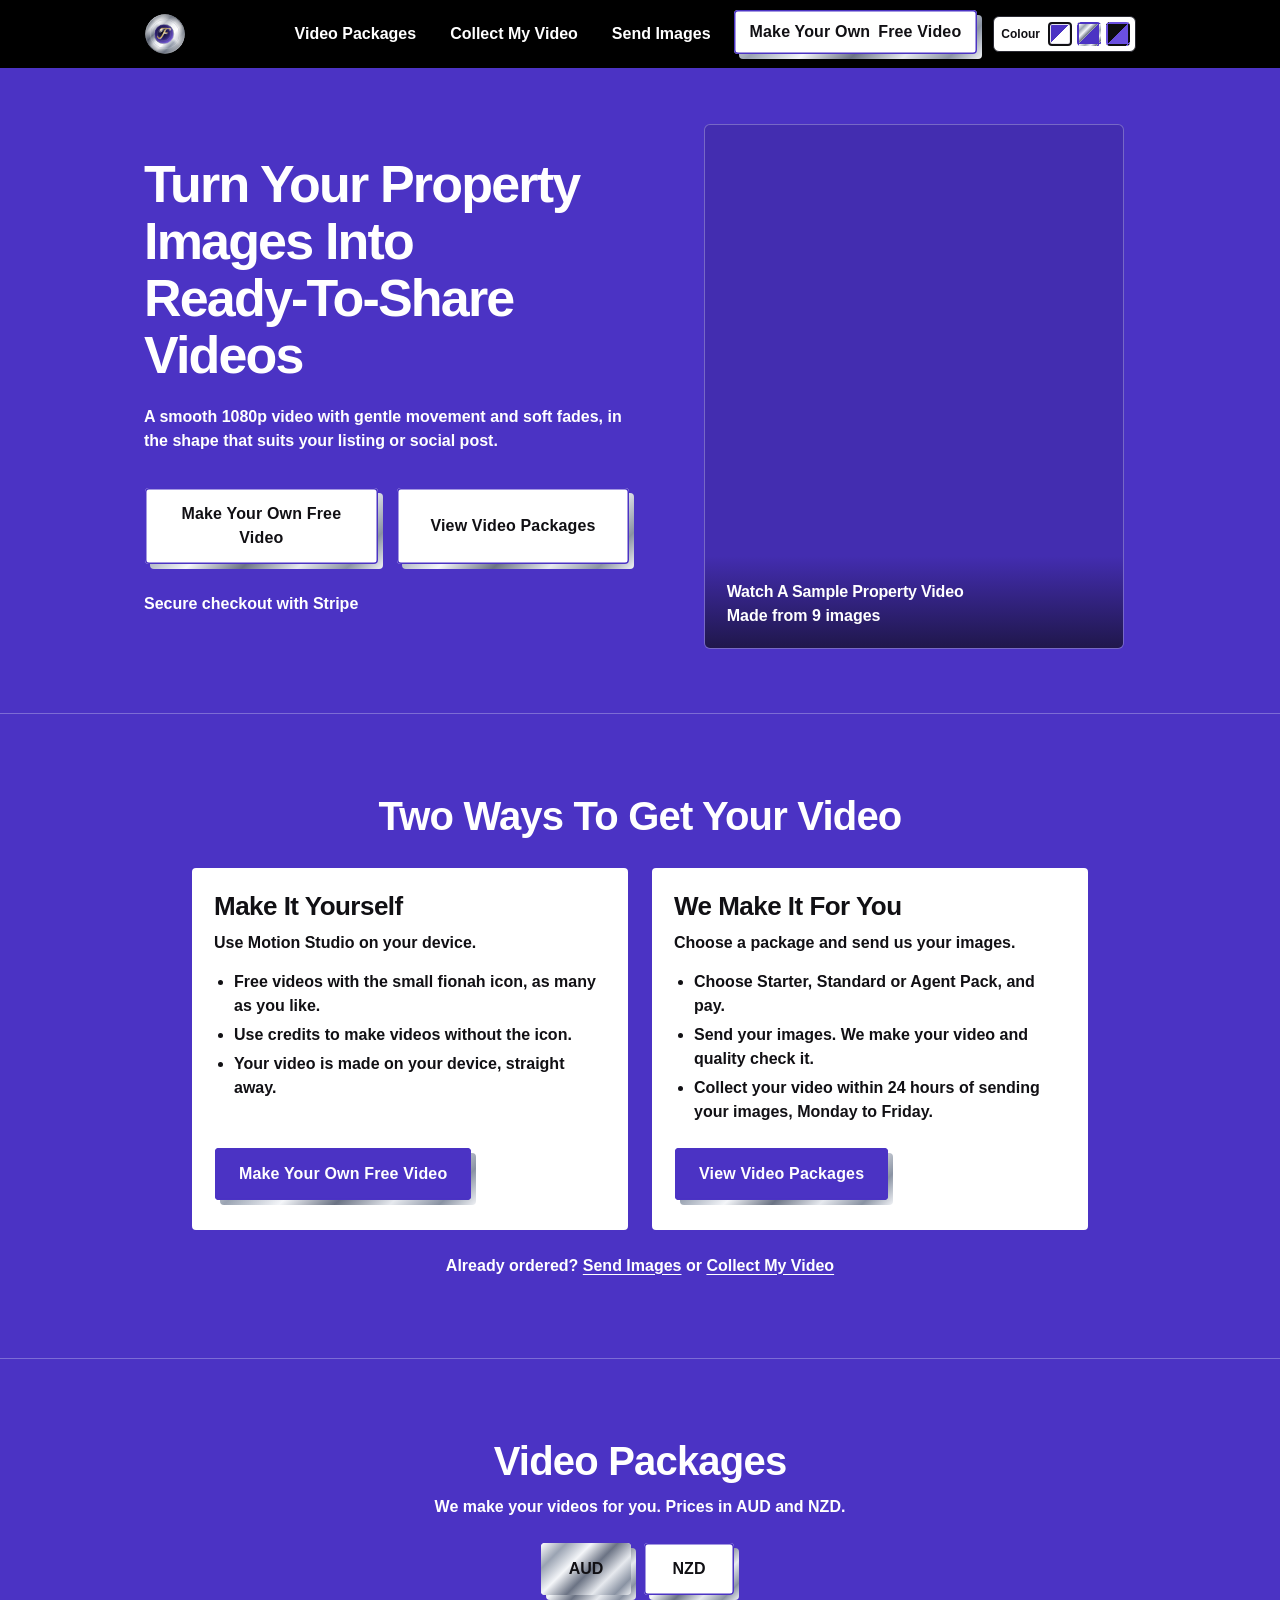
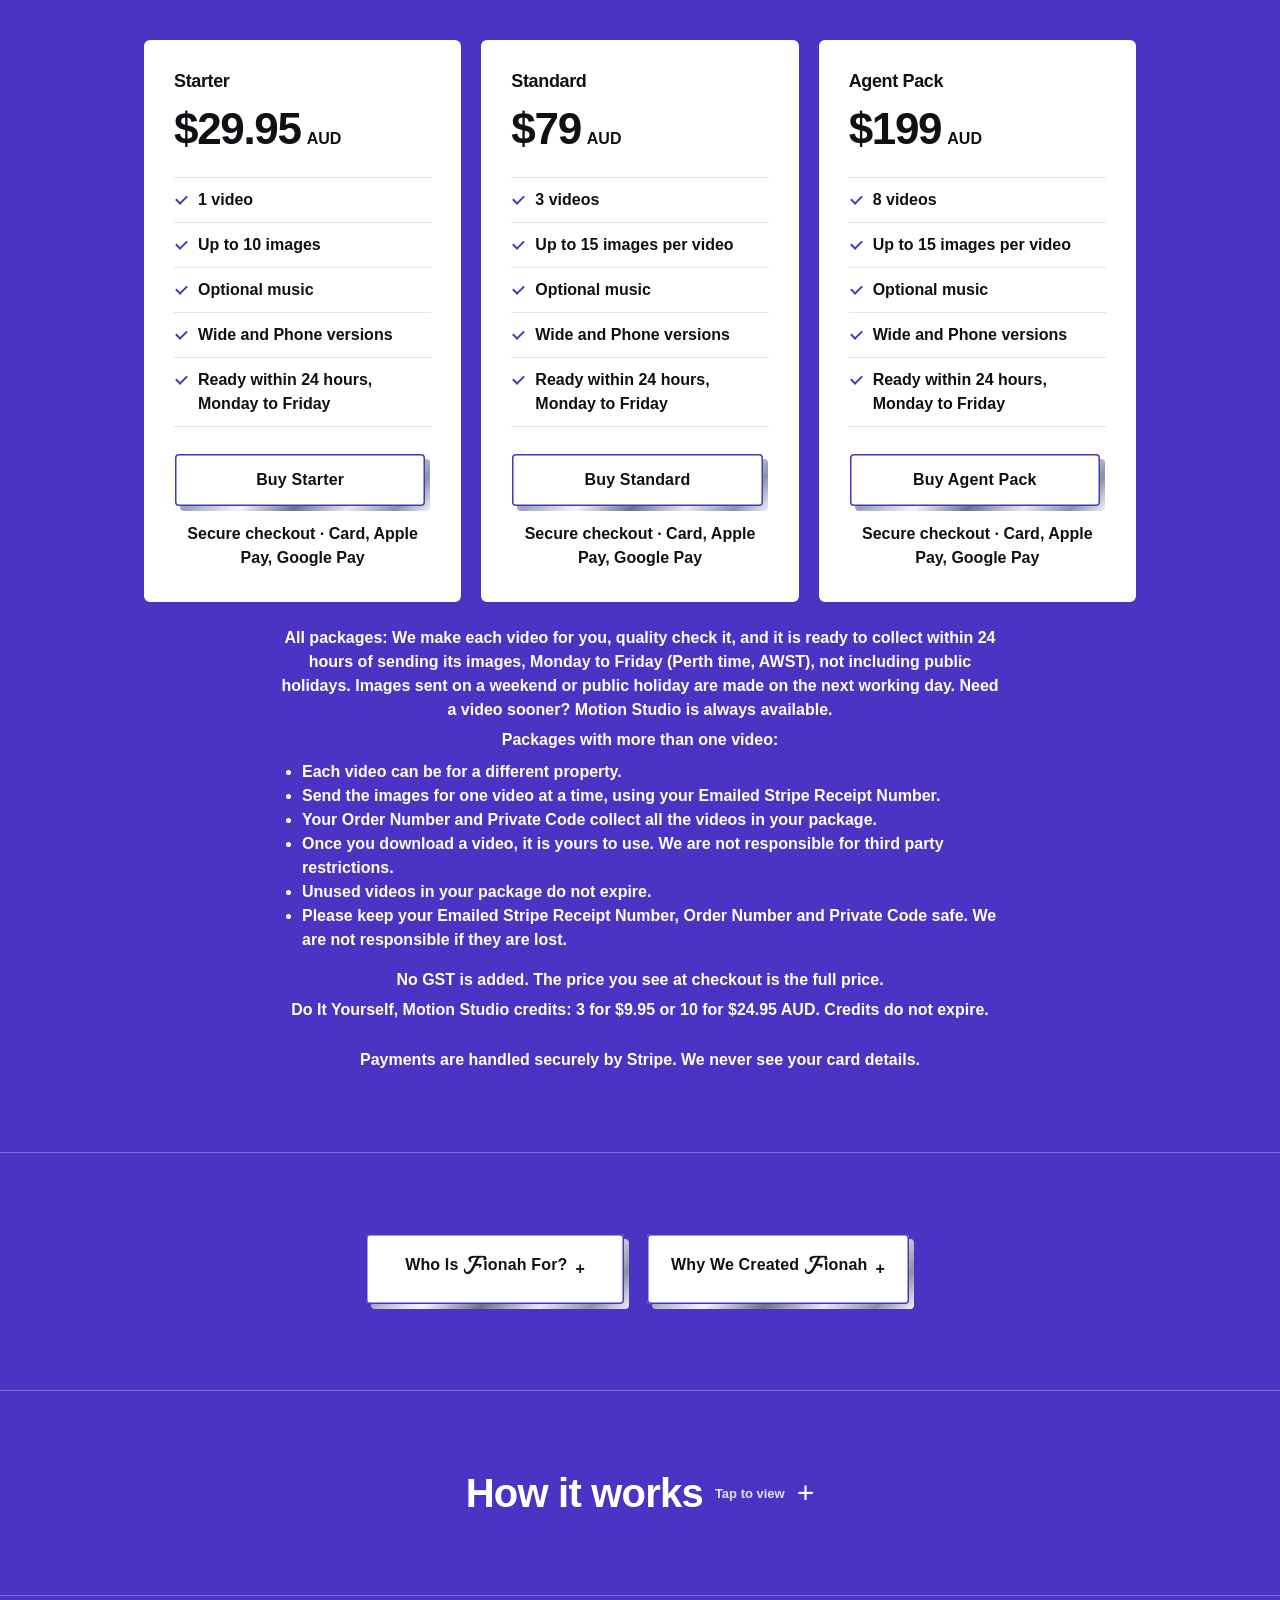
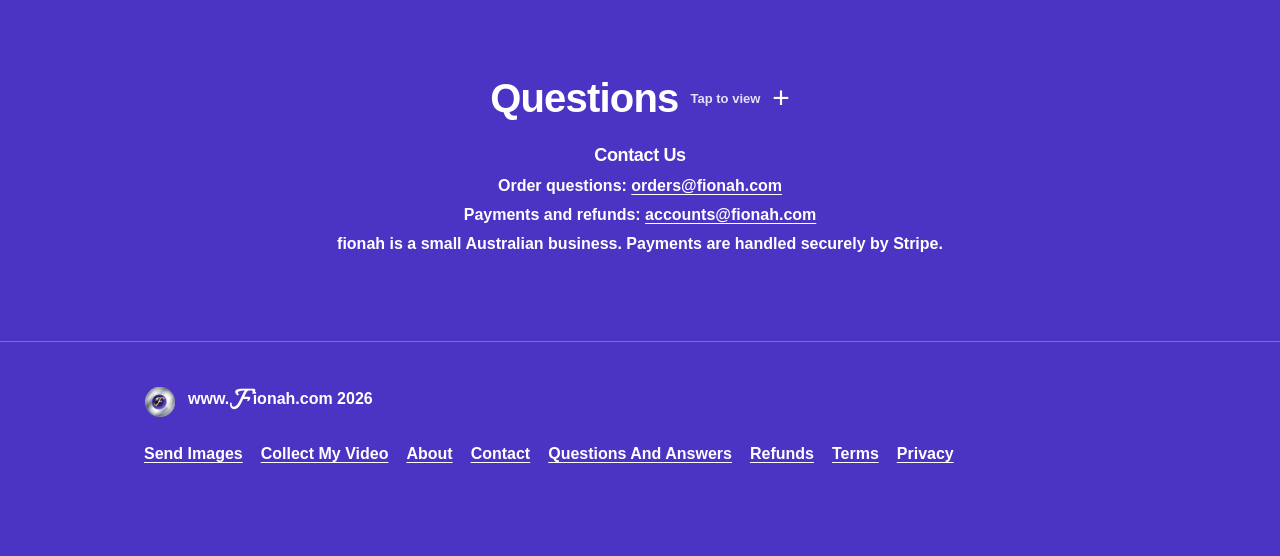
<file: index.html>
<!DOCTYPE html>
<html lang="en">
<head>
<meta charset="utf-8">
<meta name="viewport" content="width=device-width, initial-scale=1">
<title>fionah — Turn Your Property Images Into Videos</title>
<link rel="preconnect" href="https://fonts.googleapis.com">
<link rel="preconnect" href="https://fonts.gstatic.com" crossorigin>
<link href="https://fonts.googleapis.com/css2?family=Arimo:wght@400;700&display=swap" rel="stylesheet">
<meta name="description" content="Turn your listing images into scroll-stopping videos, ready within 24 hours of sending your images, Monday to Friday. Order a done-for-you video, or try Motion Studio free on your device.">
<meta name="theme-color" content="#000000">
<link rel="icon" type="image/svg+xml" href="favicon.svg">
<link rel="icon" type="image/png" sizes="32x32" href="favicon-32.png">
<link rel="shortcut icon" href="favicon.ico">
<link rel="apple-touch-icon" href="apple-touch-icon.png">
<script>try{document.documentElement.dataset.look=localStorage.getItem("fionah-theme")||"pastel"}catch(e){}</script>
<style>
  /* =========================================================
     fionah — minimal design system
     Font: Arial everywhere, logo included
     Look: sharp corners, thin lines, deep purple buttons
           with a chrome-silver shadow
     ========================================================= */
  :root, [data-look="pastel"]{          /* "Purple / white" — the default look */
    --bg:#4B33C4; --bg2:#432DB0; --card:#FFFFFF; --ink:#FFFFFF; --muted:#FFFFFF; --line:rgba(255,255,255,.28);
    --accent:#FFFFFF; --accent-hover:#EEEAFB; --accent-ink:#111014; --logo-ink:#FFFFFF;
  }
  [data-look="classic"]{                /* "Classic" — crisp white + black */
    --bg:#D6DAE0; --bg2:#E4E7EC; --card:#FFFFFF; --ink:#0A0A0A; --muted:#0A0A0A; --line:#B9BFC9;
    --accent:#4B33C4; --accent-hover:#3A2699; --accent-ink:#FFFFFF; --logo-ink:#0A0A0A;
  }
  [data-look="night"]{                  /* "Night" — dark + lighter purple */
    --bg:#0C0C10; --bg2:#121218; --card:#16161D; --ink:#F4F2EE; --muted:#F4F2EE; --line:#2A2A33;
    --accent:#6A4FE0; --accent-hover:#7D65EA; --accent-ink:#FFFFFF; --logo-ink:#FFFFFF;
  }
  :root{
    --chrome:linear-gradient(135deg,#FFFFFF 0%,#9AA3B2 18%,#F4F6F9 36%,#6B7384 54%,#E6E9EE 72%,#8A93A3 88%,#F0F2F5 100%);
    --r:4px;        /* sharp corners */
    --r-lg:6px;
  }
  *{box-sizing:border-box}
  html{scroll-behavior:smooth}
  body{margin:0;background:var(--bg);color:var(--ink);font-family:Arial,Arimo,Helvetica,sans-serif;font-size:16px;line-height:1.6;transition:background .3s,color .3s;-webkit-font-smoothing:antialiased}
  a{color:inherit}
  .wrap{max-width:1040px;margin:0 auto;padding:0 24px}
  h1,h2,h3{font-family:Arial,Arimo,Helvetica,sans-serif;font-weight:700;line-height:1.1;margin:0;letter-spacing:-.02em}
  h1{font-size:clamp(34px,6vw,60px);letter-spacing:-.035em}
  h2{font-size:clamp(26px,4vw,40px);margin-bottom:12px}
  h3{font-size:18px}
  p{margin:0}
  .muted{color:var(--muted)}
  .eyebrow{display:inline-block;font-size:12px;font-weight:700;letter-spacing:.14em;text-transform:uppercase;color:var(--accent);margin-bottom:14px}
  [data-look="night"] .eyebrow{color:#A996FF}

  /* buttons: sharp, deep purple, chrome-silver shadow */
  .btn{position:relative;z-index:0;display:inline-flex;align-items:center;justify-content:center;gap:8px;border-radius:var(--r);padding:14px 24px;font-weight:700;font-size:15px;letter-spacing:.01em;text-decoration:none;border:1.5px solid transparent;cursor:pointer;font-family:inherit;transition:transform .15s,background .15s}
  .btn-main{background:transparent;color:var(--accent-ink);margin:0 5px 5px 0}
  .btn-main::after{content:"";position:absolute;inset:0;border-radius:inherit;background:var(--accent);z-index:-1;transition:background .15s}
  .btn-main::before{content:"";position:absolute;inset:0;border-radius:inherit;background:var(--chrome);transform:translate(5px,5px);z-index:-2;transition:transform .15s}
  .btn-main:hover::after{background:var(--accent-hover)}
  .btn-main:hover::before{transform:translate(3px,3px)}
  .btn-main:active{transform:translate(3px,3px)}
  .btn-main:active::before{transform:translate(2px,2px)}
  .btn-ghost{background:transparent;border-color:var(--ink);color:var(--ink);margin:0 5px 5px 0}
  .btn-ghost:hover{background:var(--ink);color:var(--bg)}
  .btn[aria-disabled="true"]{cursor:not-allowed}

  /* nav — light, no black bar */
  nav{position:sticky;top:0;z-index:20;background:color-mix(in srgb,var(--bg) 88%,transparent);backdrop-filter:blur(10px);-webkit-backdrop-filter:blur(10px);border-bottom:1px solid var(--line)}
  nav .wrap{display:flex;align-items:center;justify-content:space-between;height:68px}

  /* fionah logo: chrome lens + bold Arial name (purple "f") */
  .logo{display:inline-flex;align-items:center;gap:9px;text-decoration:none;color:inherit}
  .logo img{flex:none}
  .logo .wm{display:inline-flex;align-items:baseline;font-family:Arial,Arimo,Helvetica,sans-serif;font-weight:700;letter-spacing:-.04em;line-height:1;white-space:nowrap}
  .logo .f{background:linear-gradient(160deg,#8A6CF0 0%,#5A44C4 45%,#2E2270 100%);-webkit-background-clip:text;background-clip:text;color:transparent;padding-right:.04em}
  .logo .rest{color:var(--logo-ink,#111014)}
  .logo.md img{width:42px;height:42px}
  .logo.md .wm{font-size:28px}
  .logo.sm img{width:32px;height:32px}
  .logo.sm .wm{font-size:22px}
  [data-look="night"] .logo .f{background-image:linear-gradient(160deg,#C9BCFF 0%,#8A6CF0 100%)}
  .navlinks{display:flex;gap:10px;align-items:center}
  .navlinks a.l{padding:8px 12px;text-decoration:none;font-size:14px;color:var(--muted)}
  .navlinks a.l:hover{color:var(--ink)}
  @media (max-width:640px){.navlinks a.l{display:none}}
  @media (max-width:640px){
    .navlinks{gap:6px}
    .navlinks a.l.sp{display:inline-block;padding:6px 2px;font-size:14px;white-space:nowrap}
    .navlinks .btn{padding:9px 12px;font-size:14px;white-space:nowrap}
    .themer .tl{display:none}
  }
  @media (max-width:380px){
    nav .wrap{padding-left:12px;padding-right:12px}
    nav .logo.md img{width:34px;height:34px}
    .navlinks{gap:5px}
    .navlinks a.l.sp{font-size:13px}
    .navlinks .btn{padding:8px 10px;font-size:13px}
    .themer{gap:3px;padding:4px}
    .themer button{width:20px;height:20px}
  }
  .navlinks .btn{padding:10px 16px;font-size:14px}

  /* hero */
  .hero{padding:56px 0 64px}
  .hero .grid{display:grid;grid-template-columns:1.05fr .95fr;gap:56px;align-items:center}
  @media (max-width:820px){.hero{padding:34px 0 48px}.hero .grid{grid-template-columns:1fr;gap:40px}}
  .hero p.lead{font-size:18px;color:var(--muted);margin:20px 0 30px;max-width:500px}
  .hero .ctas{display:flex;gap:12px;flex-wrap:wrap;margin-top:30px}
  .trust{display:flex;gap:10px 22px;flex-wrap:wrap;margin-top:26px;font-size:13px;color:var(--muted)}
  .trust span::before{content:"";display:inline-block;width:6px;height:6px;background:var(--accent);margin-right:8px;vertical-align:middle}

  /* demo (gentle zoom & glide, like the real videos) */
  .demo{position:relative;aspect-ratio:4/5;border-radius:var(--r-lg);overflow:hidden;background:var(--bg2);border:1px solid var(--line);max-width:420px;justify-self:center;width:100%}
  .scene{position:absolute;inset:0;opacity:0;animation:fade 36s infinite}
  .scene img{width:100%;height:100%;object-fit:cover;display:block;animation:kb1 36s infinite ease-in-out}
  .scene:nth-child(2){animation-delay:4s}.scene:nth-child(2) img{animation-delay:4s;animation-name:kb2}
  .scene:nth-child(3){animation-delay:8s}.scene:nth-child(3) img{animation-delay:8s;animation-name:kb3}
  .scene:nth-child(4){animation-delay:12s}.scene:nth-child(4) img{animation-delay:12s;animation-name:kb1}
  .scene:nth-child(5){animation-delay:16s}.scene:nth-child(5) img{animation-delay:16s;animation-name:kb2}
  .scene:nth-child(6){animation-delay:20s}.scene:nth-child(6) img{animation-delay:20s;animation-name:kb3}
  .scene:nth-child(7){animation-delay:24s}.scene:nth-child(7) img{animation-delay:24s;animation-name:kb1}
  .scene:nth-child(8){animation-delay:28s}.scene:nth-child(8) img{animation-delay:28s;animation-name:kb2}
  .scene:nth-child(9){animation-delay:32s}.scene:nth-child(9) img{animation-delay:32s;animation-name:kb3}
  @keyframes fade{0%{opacity:0}3.33%{opacity:1}11.11%{opacity:1}14.44%{opacity:0}100%{opacity:0}}
  @keyframes kb1{0%{transform:scale(1)}14.44%{transform:scale(1.12) translate(2%,-1%)}100%{transform:scale(1.12) translate(2%,-1%)}}
  @keyframes kb2{0%{transform:scale(1.1) translateX(3%)}14.44%{transform:scale(1.1) translateX(-3%)}100%{transform:scale(1.1) translateX(-3%)}}
  @keyframes kb3{0%{transform:scale(1.13)}14.44%{transform:scale(1.0)}100%{transform:scale(1.0)}}
  .demo .demovid{position:absolute;inset:0;width:100%;height:100%;object-fit:cover;z-index:1;background:transparent}
  .demo .cap{z-index:2;position:absolute;left:0;right:0;bottom:0;padding:24px 22px 20px;background:linear-gradient(180deg,transparent,rgba(10,10,14,.62));color:#fff}
  .demo .cap b{font-size:20px;font-weight:700;letter-spacing:-.01em;display:block}
  .demo .cap small{font-size:13px}

  section{padding:80px 0;border-top:1px solid var(--line)}
  @media (max-width:820px){section{padding:56px 0}}
  .center{text-align:center}
  .sub{max-width:560px;margin:0 auto 40px;color:var(--muted)}

  /* steps */
  .cards{display:grid;grid-template-columns:repeat(3,1fr);gap:0;border:1px solid var(--line);border-radius:var(--r-lg);background:var(--card);overflow:hidden}
  @media (max-width:820px){.cards{grid-template-columns:1fr}}
  .card{padding:30px 28px;border-right:1px solid var(--line)}
  .card:last-child{border-right:none}
  @media (max-width:820px){.card{border-right:none;border-bottom:1px solid var(--line)}.card:last-child{border-bottom:none}}
  .card .num{display:block;font-size:13px;font-weight:700;letter-spacing:.1em;color:var(--accent);margin-bottom:18px}
  [data-look="night"] .card .num{color:#A996FF}
  .card p{color:var(--muted);margin-top:8px;font-size:15px}

  /* made for */
  .chips{display:flex;flex-wrap:wrap;gap:8px;justify-content:center;max-width:820px;margin:0 auto}
  .chip{border:1px solid var(--line);background:var(--card);border-radius:var(--r);padding:9px 14px;font-size:14px}

  /* pricing */
  .prices{display:grid;grid-template-columns:repeat(3,1fr);gap:20px;align-items:stretch}
  @media (max-width:880px){.prices{grid-template-columns:1fr}}
  .price{background:var(--card);border:1px solid var(--line);border-radius:var(--r-lg);padding:30px 28px;display:flex;flex-direction:column;position:relative}
  .price{border:2px solid var(--accent) !important}
  [data-look="night"] .price{border-color:#8A6CF0 !important}
  .price .tag{position:absolute;top:-12px;left:26px;background:var(--accent);color:var(--accent-ink);font-size:11px;font-weight:700;letter-spacing:.08em;text-transform:uppercase;border-radius:var(--r);padding:5px 10px}
  .price .amt{font-size:44px;font-weight:700;letter-spacing:-.03em;margin:14px 0 4px;line-height:1.1;min-height:50px;display:flex;align-items:baseline;gap:6px;white-space:nowrap}
  .price .amt small{font-size:16px;color:var(--muted);letter-spacing:0}
  .price .nzwait{font-size:18px;letter-spacing:0;color:var(--muted)}
  .nznote{text-align:center;color:var(--muted);font-size:13.5px;max-width:560px;margin:22px auto 0}
  .price ul{list-style:none;padding:0;margin:18px 0 26px;flex:1;border-top:1px solid var(--line)}
  .price li{padding:10px 0 10px 24px;position:relative;font-size:15px;border-bottom:1px solid var(--line)}
  .price li::before{content:"";position:absolute;left:2px;top:17px;width:9px;height:5px;border-left:2px solid var(--accent);border-bottom:2px solid var(--accent);transform:rotate(-45deg)}
  [data-look="night"] .price li::before{border-color:#A996FF}
  .price .btn{width:calc(100% - 5px)}
  .cur{display:inline-flex;margin:6px 0 40px;border:1.5px solid var(--accent);border-radius:var(--r);overflow:hidden}
  .cur button{font:inherit;font-weight:700;font-size:15px;padding:10px 26px;border:none;background:transparent;color:var(--ink);cursor:pointer;min-width:90px}
  .cur button.on{background:var(--accent);color:var(--accent-ink)}
  .secure{text-align:center;margin-top:26px;font-size:13px;color:var(--muted)}
  .soon{font-size:12.5px;color:var(--muted);text-align:center;margin-top:10px;min-height:18px}

  /* free app band */
  .band{border:1px solid var(--line);background:var(--card);border-radius:var(--r-lg);padding:40px;display:flex;gap:24px;align-items:center;justify-content:space-between;flex-wrap:wrap}
  .band p{color:var(--muted);margin-top:8px;max-width:520px}
  @media (max-width:640px){.band{padding:28px 22px}}

  /* faq */
  .faq{border-top:1px solid var(--line)}
  details{border-bottom:1px solid var(--line);padding:20px 2px}
  summary{cursor:pointer;font-weight:700;list-style:none;padding-right:28px;position:relative}
  summary::-webkit-details-marker{display:none}
  summary::after{content:"+";position:absolute;right:0;top:-3px;color:var(--accent);font-size:22px;font-weight:400}
  [data-look="night"] summary::after{color:#A996FF}
  details[open]>summary::after{content:"–"}
  details p{color:var(--muted);margin-top:10px}

  footer{padding:36px 0 90px;border-top:1px solid var(--line);font-size:14px;color:var(--muted)}
  footer a{color:var(--ink)}
  footer .wrap{display:flex;justify-content:space-between;align-items:center;gap:16px;flex-wrap:wrap}

  /* theme switcher (Cream / Classic / Night) */
  .themer{display:flex;gap:5px;background:#FFFFFF;border:1px solid #2A2A33;padding:5px;border-radius:var(--r-lg);flex:none}
  .themer button{width:24px;height:24px;border-radius:var(--r);border:2px solid transparent;cursor:pointer;padding:0;outline-offset:2px}
  .themer button.on{border-color:#111014}
  .themer .t1{background:linear-gradient(135deg,#4B33C4 50%,#FFFFFF 50%);box-shadow:inset 0 0 0 1px #E4E2EC}
  .themer .t2{background:linear-gradient(135deg,#FFFFFF 0%,#9AA3B2 18%,#F4F6F9 32%,#6B7384 46%,#E6E9EE 50%,#4B33C4 50%)}
  .themer .t3{background:linear-gradient(135deg,#0C0C10 50%,#6A4FE0 50%)}
  /* black top bar (all themes) */
  nav{background:#000 !important;border-bottom:none;backdrop-filter:none;-webkit-backdrop-filter:none}
  nav .navlinks a.l{color:#fff;font-size:16px}
  nav .navlinks a.l:hover{color:#C9BCFF}
  /* one text size and one darkness everywhere, except headings and prices */
  body *:not(h1):not(h2):not(h3):not(h1 *):not(h2 *):not(h3 *):not(.amt){font-size:16px !important;line-height:1.5}
  .trust span::before{width:8px;height:8px}
  .secure,.nznote{max-width:760px;margin-left:auto;margin-right:auto}
  [data-look="classic"] body{background:linear-gradient(160deg,#F4F6F9 0%,#C3C8D0 22%,#EEF0F3 42%,#AEB4BE 62%,#E6E9EE 82%,#BFC5CE 100%) fixed}
  /* white boxes keep dark words and purple buttons (all themes) */
  .price,.band{--ink:#111014;--muted:#111014;--line:#E4E2EC;--accent:#4B33C4;--accent-hover:#3A2699;--accent-ink:#FFFFFF;color:#111014}
  [data-look="night"] .price,[data-look="night"] .band{--ink:#F4F2EE;--muted:#F4F2EE;--line:#2A2A33;--accent:#6A4FE0;--accent-hover:#7D65EA;color:#F4F2EE}
  [data-look="pastel"] .price{border-color:#FFFFFF !important}
  [data-look="pastel"] .price .tag{background:#FFFFFF;color:#111014;box-shadow:inset 0 0 0 1.5px #4B33C4}
  /* purple/white look: every button is white (bottom colour of the widget square) with a thin purple edge */
  [data-look="pastel"] .price,[data-look="pastel"] .band{--accent:#FFFFFF;--accent-hover:#F3F0FF;--accent-ink:#111014}
  [data-look="pastel"] .price li::before{border-color:#4B33C4}
  [data-look="pastel"] .btn-main::after,[data-look="pastel"] .cur button::after{box-shadow:inset 0 0 0 1.5px #4B33C4}
  [data-look="pastel"] .btn-main:hover::after{background:#F3F0FF}
  [data-look="pastel"] .cur button.on::after{box-shadow:none}
  /* promise line, drawers, steps, footer links */
  .promise{font-size:18px !important;margin-top:16px;max-width:520px;min-height:1.6em;transition:opacity .6s ease}
  .promise.fade{opacity:0}
  /* free trial + credits picture (How it works) */
  .flow{margin:34px auto 0;max-width:760px;background:#fff;border-radius:var(--r-lg);padding:24px 18px}
  .flow h3{margin:0 0 18px;text-align:center;font-size:clamp(20px,2.6vw,24px);color:#111014}
  [data-look="night"] .flow{background:var(--card)}
  [data-look="night"] .flow h3,[data-look="night"] .flow .lab,[data-look="night"] .flow .op,[data-look="night"] .flow .keep{color:#F4F2EE}
  .flow .eq{display:flex;align-items:center;justify-content:center;gap:14px;flex-wrap:wrap}
  .flow .grp{display:flex;flex-direction:column;align-items:center;gap:8px}
  .flow .row{display:flex;gap:6px;flex-wrap:wrap;justify-content:center}
  .flow .lab{font-size:14px;font-weight:700;color:#111014;text-align:center}
  .flow .op{font-size:32px !important;font-weight:700;color:#4B33C4;line-height:1;margin-top:-26px}
  @media (max-width:560px){.flow .op{margin-top:0}}
  .flow .vid{position:relative;width:44px;height:32px;border-radius:4px;background:linear-gradient(135deg,#6A4FE0,#2E1F80);box-shadow:2px 2px 0 #A9B0BC}
  .flow .vid::before{content:"";position:absolute;left:17px;top:9px;border-left:12px solid #fff;border-top:7px solid transparent;border-bottom:7px solid transparent}
  .flow .vid.ic::after{content:"";position:absolute;right:2px;bottom:2px;width:13px;height:13px;background:url(logo.svg) center/contain no-repeat}
  .flow .coin{width:32px;height:32px;border-radius:50%;background:radial-gradient(circle at 35% 30%,#F7E2A0,#D9A93E 55%,#9C6B1F);color:#3A2600;font-weight:700;font-size:15px;line-height:32px;text-align:center;box-shadow:2px 2px 0 #A9B0BC}
  .flow .inf{font-size:30px !important;font-weight:700;color:#4B33C4;line-height:32px}
  .flow .op.sm{font-size:24px !important;margin-top:0;line-height:32px}
  .flow .op.sep{color:#B9BFC9}
  @media (max-width:560px){.flow .op.sep{display:none}}
  .flow .keep{display:flex;align-items:center;justify-content:center;gap:10px;margin:22px 0 0;font-size:14px;font-weight:700;color:#111014}
  .flow .keep + .keep{margin-top:12px;max-width:440px;margin-left:auto;margin-right:auto;text-align:left}
  .flow .rcpt{width:26px;height:34px;flex:none;margin:0 9px;filter:drop-shadow(2px 2px 0 #A9B0BC)}
  @media (max-width:560px){.flow .eq{flex-direction:column;gap:10px}}
  details.drawer{border:none;padding:0}
  details.drawer>summary{display:flex;align-items:center;justify-content:center;gap:12px;padding-right:0}
  details.drawer>summary h2{margin:0}
  details.drawer>summary::after{position:static;order:3;font-size:30px !important;line-height:1;color:var(--ink)}
  details.drawer>summary::before{content:"Tap to view";order:2;font-size:13px !important;opacity:.85}
  details.drawer[open]>summary::before{content:"Tap to close"}
  .steps{list-style:none;counter-reset:s;padding:0;margin:28px auto 0;max-width:720px;display:grid;gap:12px}
  .steps li{counter-increment:s;background:var(--card);color:#111014;border-radius:var(--r-lg);padding:18px 20px 18px 64px;position:relative;display:flex;flex-direction:column;gap:4px}
  [data-look="night"] .steps li{color:#F4F2EE}
  .steps li ul{margin:2px 0 0;padding-left:20px}
  .steps li ul li{all:unset;display:list-item;list-style:disc;margin:3px 0;line-height:1.5}
  .steps li ul li::before{content:none}
  .steps li::before{content:counter(s);position:absolute;left:18px;top:16px;width:32px;height:32px;border-radius:var(--r);background:#4B33C4;color:#fff;display:grid;place-items:center}
  #faq .faq{max-width:760px;margin:22px auto 0;background:var(--card);color:#111014;border-radius:var(--r-lg);padding:4px 22px;border-top:none}
  [data-look="night"] #faq .faq{color:#F4F2EE}
  #who .whobox{max-width:760px;margin:22px auto 0;background:var(--card);color:#111014;border-radius:var(--r-lg);padding:14px 22px;border-top:none;text-align:left}
  [data-look="night"] #who .whobox{color:#F4F2EE}
  #who .whobox ul{margin:8px 0 0;padding-left:22px}#who .whobox li{margin:8px 0}#who .whobox p{color:inherit;margin:8px 0}
  #faq .faq details{border-bottom:1px solid #E4E2EC}
  [data-look="night"] #faq .faq details{border-color:#2A2A33}
  #faq .faq details:last-child{border-bottom:none}
  #faq .faq summary::after{color:inherit}
  #faq .faq p{color:inherit}
  #faq .faq details ul{margin:0 0 16px;padding-left:22px;color:inherit}
  #faq .faq details li{margin:4px 0;line-height:1.5}
  .flinks{display:flex;gap:6px 18px;flex-wrap:wrap}
  .flinks a{color:var(--ink);text-decoration:underline;text-underline-offset:3px}
  /* currency: chosen = solid with a tick, other = outline */
  .cur{gap:8px;border:none;overflow:visible;margin-bottom:12px}
  .finalp{display:none;width:max-content;margin:0 auto 34px;background:var(--chrome);color:#111014;border-radius:var(--r);padding:5px 12px;font-size:13px !important}
  .cur button{position:relative;z-index:0;border:none;border-radius:var(--r);background:transparent;color:var(--accent-ink);padding:14px 24px;margin:0 5px 5px 0;opacity:1}
  .cur button::after{content:"";position:absolute;inset:0;border-radius:inherit;background:var(--accent);z-index:-1}
  .cur button::before{content:"";position:absolute;inset:0;border-radius:inherit;background:var(--chrome);transform:translate(5px,5px);z-index:-2}
  .cur button.on{color:#111014}
  .cur button.on::after{background:var(--chrome)}
  /* more room above "Standard" for the MOST POPULAR tag */
  .price.best{padding-top:44px}
  .price .tag{top:-14px}
  .themer{align-items:center}
  .themer .tl{color:#111014;font-size:12px !important;padding:0 3px 0 2px;line-height:1}
  /* no blue tap flash or blue focus ring; keyboard users still see a ring, in purple */
  *{-webkit-tap-highlight-color:transparent}
  a:focus,button:focus,summary:focus,input:focus,select:focus,[tabindex]:focus{outline:none}
  a:focus-visible,button:focus-visible,summary:focus-visible,input:focus-visible,select:focus-visible{outline:2px solid #8A6CF0;outline-offset:2px}
  input[type=range]{accent-color:#4B33C4}
  /* every word bold */
  body, body *{font-weight:700 !important}
  .hero .ctas.ctas-stack{display:flex;flex-direction:row;flex-wrap:nowrap;align-items:stretch;gap:12px}
  .hero .ctas.ctas-stack .btn{text-align:center;justify-content:center;white-space:nowrap;padding:14px 18px}
  .hero h1{margin-bottom:0}
  .hero .promise{margin-top:36px}
  .hero .ctas.ctas-stack{margin-top:64px}
  @media (max-width:820px){.hero .promise{margin-top:26px}.hero .ctas.ctas-stack{margin-top:40px}}
  @media (max-width:640px){.hero .ctas.ctas-stack{display:grid;grid-template-columns:repeat(3,minmax(0,1fr));gap:8px}.hero .ctas.ctas-stack .btn{white-space:normal;padding:10px 4px;font-size:14px !important;line-height:1.25;min-width:0;margin:0 4px 4px 0}}
  /* 27 Nov review fixes */
  .hero h1{font-size:clamp(32px,4.6vw,52px);line-height:1.1}
  .hero p.lead{margin:20px 0 0;color:var(--ink)}
  .hero .ctas.ctas-stack{margin-top:34px}
  .hero .ctas.ctas-stack .btn{white-space:normal;flex:1 1 0;max-width:240px}
  .hero .promise{margin-top:22px}
  @media (max-width:640px){.hero .ctas.ctas-stack{grid-template-columns:repeat(2,minmax(0,1fr))}.hero .ctas.ctas-stack .btn{max-width:none}}
  #ways .ways{display:grid;grid-template-columns:1fr 1fr;gap:20px;max-width:900px;margin:28px auto 0}
  @media (max-width:760px){#ways .ways{grid-template-columns:1fr}}
  #ways .way{background:var(--card);color:#111014;border:2px solid #4B33C4;border-radius:var(--r-lg);padding:24px 22px;display:flex;flex-direction:column;gap:10px}
  [data-look="night"] #ways .way{color:#F4F2EE;border-color:#6A4FE0}
  #ways .way h3{margin:0;font-size:clamp(22px,2.8vw,26px)}
  #ways .way .wsub{margin:0}
  #ways .way ul{margin:0 0 8px;padding-left:20px;flex:1}
  #ways .way li{margin:5px 0;line-height:1.5}
  #ways .way .btn{align-self:flex-start;--accent:#4B33C4;--accent-hover:#3A2699;--accent-ink:#FFFFFF}
  #ways .back{text-align:center;margin:22px 0 0}
  #ways .back a,.pnote a{color:inherit;text-decoration:underline;text-underline-offset:3px}
  .nums{margin:28px auto 0;max-width:720px;background:var(--card);color:#111014;border-radius:var(--r-lg);padding:20px 22px}
  [data-look="night"] .nums{color:#F4F2EE}
  .nums h3{margin:0 0 6px;text-align:center}
  .nums .nsub{margin:0 0 12px;text-align:center}
  .nums dl{margin:0}
  .nums dt{margin:14px 0 4px;color:#4B33C4}
  [data-look="night"] .nums dt{color:#A996FF}
  .nums dd{margin:0 0 3px 0;line-height:1.5}
  .pnote{max-width:720px;margin:24px auto 0;text-align:center}
  .pnote p{margin:6px 0}
  .pnote ul{display:inline-block;text-align:left;margin:2px 0 10px;padding-left:22px;line-height:1.5}
  @media (max-width:640px){.navlinks .lg{display:none}}
  @media (max-width:420px){.navlinks{gap:4px}.navlinks .btn{padding:8px 9px}.themer{gap:2px;padding:3px}.themer button{width:20px;height:20px}}
  .howh{text-align:center;margin:26px 0 0}
  .biz{max-width:760px;margin:26px auto 0;text-align:center}
  .biz h3{margin:0 0 8px}
  .biz p{margin:5px 0}
  .biz a{color:inherit;text-decoration:underline;text-underline-offset:3px}
  /* fionah brand word: script gold F (logo font) + ionah, headings and footer only */
  @font-face{font-family:'Italianno';src:url('fonts/Italianno-Regular.ttf') format('truetype');font-display:swap}
  .fi{white-space:nowrap}
  .fi b{font-family:'Italianno','Brush Script MT',cursive;font-weight:400;font-size:1.6em;line-height:0;color:inherit;margin-right:.14em;vertical-align:-.08em}
  /* Who/Why tabs: same size as the Make Your Own Free Video button */
  #who .whorow{display:flex;justify-content:center;gap:16px;flex-wrap:wrap}
  #who .whobtn{min-width:260px}
  #who .whobtn .pm::before{content:"+";font-weight:700}
  #who .whobtn[aria-expanded="true"] .pm::before{content:"\2013"}
  #who .sr{position:absolute;width:1px;height:1px;overflow:hidden;clip:rect(0 0 0 0);white-space:nowrap}
  @media (max-width:640px){#who .whorow{display:grid;grid-template-columns:1fr 1fr;gap:8px}#who .whobtn{min-width:0;padding:10px 6px;gap:4px;margin:0 4px 4px 0}#who .whobtn .wt,#who .whobtn .wt>span{font-size:14px !important;line-height:1.25}#who .whobtn .fi b{font-size:22px !important;line-height:0}}
  #who .fi b{font-size:28px !important;vertical-align:-.12em}
  #who .whobtn .wt{display:inline;line-height:1.2}
  #fiFoot b{font-size:32px !important;vertical-align:-.12em}
</style>
<style id="tapfix">
  /* No grey/blue flash or leftover outline when tapping; outline stays for keyboard users */
  html{-webkit-tap-highlight-color:transparent}
  a,button,summary,label,[role="button"],.tile,.sbtn{-webkit-tap-highlight-color:transparent;-webkit-user-select:none;user-select:none;caret-color:transparent}
  :focus:not(:focus-visible){outline:none}
  summary:focus:not(:focus-visible){outline:none}
  input,textarea{-webkit-user-select:text;user-select:text;caret-color:auto}
</style>
</head>
<body>

<nav>
  <div class="wrap">
    <a class="logo md" href="./" aria-label="fionah home"><img src="logo.svg" alt="fionah" width="40" height="40"></a>
    <div class="navlinks">
      <a class="l" href="#pricing">Video Packages</a>
      <a class="l" href="get.html">Collect My Video</a>
      <a class="l sp" href="send.html">Send Images</a>
      <a class="btn btn-main" href="app/"><span class="lg">Make Your Own</span> Free Video</a>
      <div class="themer" role="group" aria-label="Colour theme"><span class="tl">Colour</span>
        <button class="t1" data-t="pastel" title="Purple" aria-label="Purple theme"></button>
        <button class="t2" data-t="classic" title="Chrome" aria-label="Chrome theme"></button>
        <button class="t3" data-t="night" title="Night" aria-label="Night theme"></button>
      </div>
    </div>
  </div>
</nav>

<header class="hero" id="top">
  <div class="wrap grid">
    <div>
      <h1>Turn Your Property Images Into Ready&#8209;To&#8209;Share Videos</h1>
      <p class="lead">A smooth 1080p video with gentle movement and soft fades, in the shape that suits your listing or social post.</p>
      <div class="ctas ctas-stack">
        <a class="btn btn-main" href="app/">Make Your Own Free Video</a>
        <a class="btn btn-main" href="#pricing">View Video Packages</a>
      </div>
      <p class="promise">Secure checkout with Stripe</p>
    </div>

    <div class="demo" aria-label="Example of a smooth listing video">
      <video class="demovid" src="img/sample-video.mp4" poster="img/sample-front.jpg" autoplay muted loop playsinline preload="auto" aria-label="Sample fionah video of a house, made from 9 images"></video>
      <div class="scene"><img src="img/sample-front.jpg" alt="Front of a modern single-storey family home on a sunny day" width="896" height="1120" decoding="async"></div>
      <div class="scene"><img src="img/sample-living.jpg" alt="Bright living room with a cream sofa and timber floors" width="896" height="1120" decoding="async"></div>
      <div class="scene"><img src="img/sample-kitchen.jpg" alt="Light kitchen with a white island bench and brass pendant lights" width="896" height="1120" decoding="async" loading="lazy"></div>
      <div class="scene"><img src="img/sample-bed-1.jpg" alt="Main bedroom with a king bed and a woven pendant light" width="896" height="1120" decoding="async" loading="lazy"></div>
      <div class="scene"><img src="img/sample-bed-2.jpg" alt="Second bedroom with a lavender quilt and garden window" width="896" height="1120" decoding="async" loading="lazy"></div>
      <div class="scene"><img src="img/sample-bed-3.jpg" alt="Third bedroom with plantation shutters and built-in wardrobes" width="896" height="1120" decoding="async" loading="lazy"></div>
      <div class="scene"><img src="img/sample-bath-1.jpg" alt="Main ensuite with a freestanding bath and double vanity" width="896" height="1120" decoding="async" loading="lazy"></div>
      <div class="scene"><img src="img/sample-bath-2.jpg" alt="Family bathroom with white subway tiles and sage floor" width="896" height="1120" decoding="async" loading="lazy"></div>
      <div class="scene"><img src="img/sample-garage.jpg" alt="Double garage with polished concrete floor and storage" width="896" height="1120" decoding="async" loading="lazy"></div>
      <div class="cap"><b>Watch A Sample Property Video</b><small>Made from 9 images</small></div>
    </div>
  </div>
</header>

<section id="ways">
  <div class="wrap">
    <div class="center"><h2>Two Ways To Get Your Video</h2></div>
    <div class="ways">
      <div class="way">
        <h3>Make It Yourself</h3>
        <p class="wsub">Use Motion Studio on your device.</p>
        <ul>
          <li>Free videos with the small fionah icon, as many as you like.</li>
          <li>Use credits to make videos without the icon.</li>
          <li>Your video is made on your device, straight away.</li>
        </ul>
        <a class="btn btn-main" href="app/">Make Your Own Free Video</a>
      </div>
      <div class="way">
        <h3>We Make It For You</h3>
        <p class="wsub">Choose a package and send us your images.</p>
        <ul>
          <li>Choose Starter, Standard or Agent Pack, and pay.</li>
          <li>Send your images. We make your video and quality check it.</li>
          <li>Collect your video within 24 hours of sending your images, Monday to Friday.</li>
        </ul>
        <a class="btn btn-main" href="#pricing">View Video Packages</a>
      </div>
    </div>
    <p class="back">Already ordered? <a href="send.html">Send Images</a> or <a href="get.html">Collect My Video</a></p>
  </div>
</section>

<section id="pricing">
  <div class="wrap">
    <div class="center"><h2>Video Packages</h2>
      <p class="sub" style="margin-bottom:18px">We make your videos for you. Prices in AUD and NZD.</p>
      <div class="cur" role="group" aria-label="Choose currency"><button data-c="AUD" class="on">AUD</button><button data-c="NZD">NZD</button></div>
      <div class="finalp" id="finalP">Final price is shown at checkout</div>
    </div>
    <div class="prices" id="prices">
      <div class="price"><h3>Starter</h3><div class="amt">$29.95<small>AUD</small></div><ul><li>1 video</li><li>Up to 10 images</li><li>Optional music</li><li>Wide and Phone versions</li><li>Ready within 24 hours, Monday to Friday</li></ul><a class="btn btn-main" href="https://buy.stripe.com/9B6eVe8MCdV67hy5uB4AU00">Buy Starter</a></div>
      <div class="price"><h3>Standard</h3><div class="amt">$79<small>AUD</small></div><ul><li>3 videos</li><li>Up to 15 images per video</li><li>Optional music</li><li>Wide and Phone versions</li><li>Ready within 24 hours, Monday to Friday</li></ul><a class="btn btn-main" href="https://buy.stripe.com/14A8wQ5Aq7wIbxO3mt4AU01">Buy Standard</a></div>
      <div class="price"><h3>Agent Pack</h3><div class="amt">$199<small>AUD</small></div><ul><li>8 videos</li><li>Up to 15 images per video</li><li>Optional music</li><li>Wide and Phone versions</li><li>Ready within 24 hours, Monday to Friday</li></ul><a class="btn btn-main" href="https://buy.stripe.com/6oUbJ20g62co31i1el4AU02">Buy Agent Pack</a></div>
    </div>
    <div class="pnote">
      <p>All packages: We make each video for you, quality check it, and it is ready to collect within 24 hours of sending its images, Monday to Friday (Perth time, AWST), not including public holidays. Images sent on a weekend or public holiday are made on the next working day. Need a video sooner? Motion Studio is always available.</p>
      <p>Packages with more than one video:</p>
      <ul>
        <li>Each video can be for a different property.</li>
        <li>Send the images for one video at a time, using your Emailed Stripe Receipt Number.</li>
        <li>Your Order Number and Private Code collect all the videos in your package.</li>
        <li>Once you download a video, it is yours to use. We are not responsible for third party restrictions.</li>
        <li>Unused videos in your package do not expire.</li>
        <li>Please keep your Emailed Stripe Receipt Number, Order Number and Private Code safe. We are not responsible if they are lost.</li>
      </ul>
      <p>No GST is added. The price you see at checkout is the full price.</p>
      <p>Do It Yourself, Motion Studio credits: 3 for $9.95 or 10 for $24.95 AUD. Credits do not expire.</p>
    </div>
    <div class="secure">Payments are handled securely by Stripe. We never see your card details.</div>
  </div>
</section>

<section id="who">
  <div class="wrap">
    <h2 class="sr">About fionah</h2>
    <div class="whorow">
      <button type="button" class="btn btn-main whobtn" aria-expanded="false" aria-controls="whoFor"><span class="wt">Who Is <span class="fi"><b>F</b>ionah</span> For?</span> <span class="pm" aria-hidden="true"></span></button>
      <button type="button" class="btn btn-main whobtn" aria-expanded="false" aria-controls="whoWhy"><span class="wt">Why We Created <span class="fi"><b>F</b>ionah</span></span> <span class="pm" aria-hidden="true"></span></button>
    </div>
    <div class="faq whobox" id="whoFor" hidden>
        <p>For busy people who want a beautiful property video, with no video skills needed and no software to learn.</p>
        <ul>
          <li><b>Real estate agents:</b> A video for every listing. The Agent Pack gives you 8 videos, each one for a different property, in Wide for listing websites and Phone for Reels.</li>
          <li><b>Private sellers and landlords:</b> Help your home stand out when you sell or rent it. The Starter Pack gives you 1 video.</li>
          <li><b>Holiday rental hosts:</b> Show guests your place to stay before they book.</li>
          <li><b>Property managers and builders:</b> Show rentals, new builds and renovations.</li>
          <li><b>Everyone else:</b> Motion Studio is free. Make a moving video from your own images on your device, any time.</li>
        </ul>
      </div>
    <div class="faq whobox" id="whoWhy" hidden>
        <p>We wanted an honest, simple way to turn property images into smooth, ready-to-share videos, without needing video skills or expensive software.</p>
        <ul>
          <li>We keep it simple for people who would rather not wrestle with technology.</li>
          <li>We do not ask for your name or address. Your Emailed Stripe Receipt Number, Order Number and Private Code do the work instead.</li>
          <li>We only use your real images, gently moved, so your property looks just as it is.</li>
          <li>Thank you for choosing fionah. We are glad you are here.</li>
        </ul>
      </div>
  </div>
</section>

<section id="how">
  <div class="wrap">
    <details class="drawer">
      <summary><h2>How it works</h2></summary>
      <h3 class="howh">We Make It For You</h3>
      <ol class="steps">
        <li><b>Choose A Package</b><ul>
          <li>Select Starter, Standard or Agent Pack, and pay.</li>
          <li>Your Emailed Stripe Receipt Number and Order Number will show on screen.</li></ul></li>
        <li><b>Send Your Images</b><ul>
          <li>Take photos or choose images on your device to upload.</li>
          <li>Your images will show in the order you choose.</li>
          <li>Once you are happy with your selection, tap Send.</li>
          <li>You will receive a Private Code. Use this code to collect your video when it is ready.</li></ul></li>
        <li><b>Collect Your Video</b><ul>
          <li>Your video is ready within 24 hours of sending your images, Monday to Friday.</li>
          <li>Keep your Order Number and Private Code safe. You will need both to collect your video.</li>
          <li>Open the <a href="get.html">Collect My Video</a> page.</li>
          <li>Enter your Order Number and Private Code, then tap Find My Order.</li>
          <li>When your video is ready, tap Download.</li></ul></li>
      </ol>
      <div class="flow" id="trialFlow" role="img" aria-label="Motion Studio: free videos with the lens icon, as many as you like. 1 credit makes 1 video without the icon. To get a video without the icon, make it again and choose No Icon. Credits are saved with your Emailed Stripe Receipt Number, so you can use them on any device.">
        <h3>Make It Yourself: Motion Studio</h3>
        <div class="eq">
          <div class="grp"><div class="row"><span class="vid ic"></span><span class="vid ic"></span><span class="vid ic"></span><span class="inf">∞</span></div><div class="lab">Free With Icon: Unlimited</div></div>
          <div class="op sep">|</div>
          <div class="grp"><div class="row"><span class="coin">1</span><span class="op sm">=</span><span class="vid"></span></div><div class="lab">1 Credit = 1 Video Without Icon</div></div>
        </div>
        <div class="keep"><span class="vid ic"></span> To get a video without the icon, make it again and choose No Icon</div>
        <div class="keep"><svg class="rcpt" viewBox="0 0 32 40" aria-hidden="true"><defs><linearGradient id="rg" x1="0" y1="0" x2="1" y2="1"><stop offset="0" stop-color="#6A4FE0"/><stop offset="1" stop-color="#2E1F80"/></linearGradient></defs><path d="M4 2h24v36l-4-3-4 3-4-3-4 3-4-3-4 3z" fill="url(#rg)"/><g stroke="#fff" stroke-width="2.4" stroke-linecap="round"><path d="M10 11h12M10 17h12M10 23h7"/></g></svg> Credits are saved with your Emailed Stripe Receipt Number, so you can use them on any device</div>
      </div>
    </details>
  </div>
</section>

<section id="faq">
  <div class="wrap">
    <details class="drawer">
      <summary><h2>Questions</h2></summary>
      <div class="faq">
        <details><summary>Do the images actually move?</summary><p>The camera gently zooms and glides across each image, with soft fades between them. The images themselves stay still. It is a smooth moving slideshow, saved as an MP4 video.</p></details>
        <details><summary>How long is each video?</summary><ul><li>Every pack offers a choice of 30 seconds, 60 seconds or 1 minute 30 seconds.</li><li>In Motion Studio, you can choose your own length.</li></ul></details>
        <details><summary>What will I get?</summary><ul><li>Packages: Each video comes as two MP4 files in Full HD (1080p), so it fits any screen: Wide (16:9) for computers and listing websites, and Phone (Upright, 9:16) for Reels, Stories and TikTok.</li><li>Motion Studio: An MP4 video in the shape you choose: Wide (16:9), Reels (9:16), Post (4:5) or Square (1:1).</li></ul></details>
        <details><summary>How do I send my images?</summary><ul><li>Choose your package and pay. A short form will open with your Emailed Stripe Receipt Number.</li><li>Upload images or take new photos.</li><li>Choose your video length and style, and place your images in order.</li><li>Write a short message and choose whether you would like music.</li><li>Tap Send when you are finished.</li><li>Keep your Emailed Stripe Receipt Number, as you will use it each time you send images.</li></ul></details>
        <details><summary>Which numbers do I need, and where do I find them?</summary>
          <p>We use these numbers instead of your name and address, so we do not ask for your personal details.</p>
          <ul>
            <li>Emailed Stripe Receipt Number, for example #1234-5678: In the receipt email from Stripe, and on screen after you pay. You use it to send your images, and to use your credits on any device.</li>
            <li>Order Number, for example 1001: On screen after you pay, and after you send your images. You use it to collect your video.</li>
            <li>Private Code: On screen after you send your first images. You use it with your Order Number to collect your video. Please keep it safe.</li>
          </ul></details>
        <details><summary>When will my video be ready?</summary><p>Packages: Each video is ready to collect within 24 hours of sending its images, Monday to Friday (Perth time, AWST), not including public holidays. Images sent on a weekend or public holiday are made on the next working day. Need a video sooner? Motion Studio is always available. Motion Studio: Your video is made on your device straight away.</p></details>
        <details><summary>How do I use my credits on another device?</summary><ul><li>Open Motion Studio on the new device.</li><li>Tap Restore My Credits, just under the top tile.</li><li>Enter your Emailed Stripe Receipt Number, for example #1234-5678.</li><li>Your credits are ready to use.</li></ul></details>
        <details><summary>Is the music OK to use?</summary><p>Yes. Our music is made with a paid music licence that allows commercial use, so you can use your video in your property listings and social media posts.</p></details>
        <details><summary>I bought credits. Does the icon come off my old videos?</summary><ul><li>No. The icon is part of a video once it is made.</li><li>To get a video without the icon, make it again and choose No Icon (1 Credit) before you tap Make Video.</li><li>Saving the same finished video again does not use another credit.</li></ul></details>
        <details><summary>How long are my images and videos kept?</summary><p>For 7 days after your video is ready to collect. Then they are deleted for your privacy, so please download your video within 7 days. You can delete them sooner by tapping Delete My Files on the Collect My Video page.</p></details>
        <details><summary>Do unused package videos expire?</summary><p>No. Your unused videos stay with your Emailed Stripe Receipt Number until you use them all. Keep your Emailed Stripe Receipt Number, Order Number and Private Code safe. We are not responsible if they are lost.</p></details>
        <details><summary>Do credits expire?</summary><p>No. Your credits stay with your Emailed Stripe Receipt Number until you use them.</p></details>
        <details><summary>Is GST included?</summary><p>No GST is added. The price you see at checkout is the full price.</p></details>
      </div>
    </details>
    <div class="biz">
      <h3>Contact Us</h3>
      <p>Order questions: <a href="mailto:orders@fionah.com">orders@fionah.com</a></p>
      <p>Payments and refunds: <a href="mailto:accounts@fionah.com">accounts@fionah.com</a></p>
      <p>fionah is a small Australian business. Payments are handled securely by Stripe.</p>
    </div>
  </div>
</section>

<footer>
  <div class="wrap">
    <div style="display:flex;align-items:center;gap:12px;flex-wrap:wrap"><a class="logo sm" href="#top" aria-label="Back to top"><img src="logo.svg" alt="fionah" width="40" height="40"></a><span>www.<span class="fi" id="fiFoot"><b>F</b>ionah</span>.com 2026</span></div>
    <div class="flinks"><a href="send.html">Send Images</a><a href="get.html">Collect My Video</a><a href="policies.html#about">About</a><a href="policies.html#contact">Contact</a><a href="qa.html">Questions And Answers</a><a href="policies.html#refunds">Refunds</a><a href="policies.html#terms">Terms</a><a href="policies.html#privacy">Privacy</a></div>
  </div>
</footer>

<script>
/* =========================================================
   ✏️  EDIT ME — your prices, Stripe links and email live here
   Paste each Stripe Payment Link between the quotes.
   Leave a link empty ("") and its button shows "Coming soon".
   ========================================================= */
const CONFIG = {
  email: "orders@fionah.com",
  // Prices are set in AUD. NZ customers: Stripe shows the exact NZD price at checkout
  // (Stripe "Adaptive Pricing"), so each package needs just ONE Stripe link.
  packages: [
    { name: "Starter", aud: 29.95, stripe: "https://buy.stripe.com/9B6eVe8MCdV67hy5uB4AU00",
      points: ["1 video", "Up to 10 images", "Optional music", "Wide and Phone versions", "Ready within 24 hours, Monday to Friday"] },
    { name: "Standard", aud: 79, stripe: "https://buy.stripe.com/14A8wQ5Aq7wIbxO3mt4AU01",
      points: ["3 videos", "Up to 15 images per video", "Optional music", "Wide and Phone versions", "Ready within 24 hours, Monday to Friday"] },
    { name: "Agent Pack", aud: 199, stripe: "https://buy.stripe.com/6oUbJ20g62co31i1el4AU02",
      points: ["8 videos", "Up to 15 images per video", "Optional music", "Wide and Phone versions", "Ready within 24 hours, Monday to Friday"] }
  ]
};
/* ========================================================= */

(function () {
  const box = document.getElementById('prices');
  const money = v => '$' + (Number.isInteger(v) ? v : v.toFixed(2));
  let cur = 'AUD'; try { cur = localStorage.getItem('fionah-cur') || 'AUD'; } catch (e) {}
  let rate = 1.12;   // AUD -> NZD guide rate; replaced by today's live rate below when it loads
  function render() {
    document.querySelectorAll('.cur button').forEach(b => b.classList.toggle('on', b.dataset.c === cur));
    const nz = cur === 'NZD';
    box.innerHTML = CONFIG.packages.map(p => {
      const live = /^https:\/\/(buy\.stripe\.com|checkout\.stripe\.com)\//.test(p.stripe);
      const amt = nz ? (rate ? '≈' + money(Math.round(p.aud * rate * 100) / 100) : '') : money(p.aud);
      return `<div class="price${p.best ? ' best' : ''}">
        ${p.best ? '<span class="tag">Most popular</span>' : ''}
        <h3>${p.name}</h3>
        <div class="amt">${amt ? `${amt}<small>${cur}</small>` : '<span class="nzwait">See NZD at checkout</span>'}</div>
        <ul>${p.points.map(x => `<li>${x}</li>`).join('')}</ul>
        <a class="btn btn-main" ${live ? `href="${p.stripe}"` : 'aria-disabled="true" href="#pricing"'}>Buy ${p.name}</a>
        <div class="soon">${live ? 'Secure checkout · Card, Apple Pay, Google Pay' : 'Online checkout coming soon'}</div>
      </div>`;
    }).join('');
    box.querySelectorAll('a[aria-disabled="true"]').forEach(a => a.addEventListener('click', e => e.preventDefault()));
    document.getElementById('finalP').style.display = nz ? 'block' : 'none';
    document.querySelector('.cur').style.marginBottom = nz ? '12px' : '40px';
  }
  document.querySelectorAll('.cur button').forEach(b => b.addEventListener('click', () => { cur = b.dataset.c; try { localStorage.setItem('fionah-cur', cur); } catch (e) {} render(); }));
  render();
  // today's AUD -> NZD rate, so the NZD guide price is up to date
  (async () => {
    for (const u of ['https://api.frankfurter.dev/v1/latest?base=AUD&symbols=NZD', 'https://api.frankfurter.app/latest?from=AUD&to=NZD']) {
      try { const r = await fetch(u); const j = await r.json(); if (j && j.rates && j.rates.NZD) { rate = j.rates.NZD; render(); return; } } catch (e) {}
    }
  })();

  // sample video: if the phone will not autoplay it, remove it so the moving photo slideshow shows instead
  { const v = document.querySelector('.demovid');
    if (v) { const p = v.play(); if (p && p.catch) p.catch(() => v.remove()); v.addEventListener('error', () => v.remove()); } }

  // theme switcher (remembers the visitor's choice)
  const root = document.documentElement;
  const setT = t => { root.dataset.look = t; document.querySelectorAll('.themer button').forEach(b => b.classList.toggle('on', b.dataset.t === t)); try { localStorage.setItem('fionah-theme', t); } catch (e) {} };
  setT(root.dataset.look || 'pastel');
  document.querySelectorAll('.themer button').forEach(b => b.addEventListener('click', () => setT(b.dataset.t)));
})();
</script>
<script src="mail.js"></script>
<script>
/* Who / Why tabs: tap one to open its box below (the other closes) */
document.querySelectorAll('#who .whobtn').forEach(function (b) {
  b.addEventListener('click', function () {
    var open = b.getAttribute('aria-expanded') !== 'true';
    document.querySelectorAll('#who .whobtn').forEach(function (o) {
      o.setAttribute('aria-expanded', 'false');
      document.getElementById(o.getAttribute('aria-controls')).hidden = true;
    });
    if (open) { b.setAttribute('aria-expanded', 'true'); document.getElementById(b.getAttribute('aria-controls')).hidden = false; }
  });
});
</script>
</body>
</html>
</file>
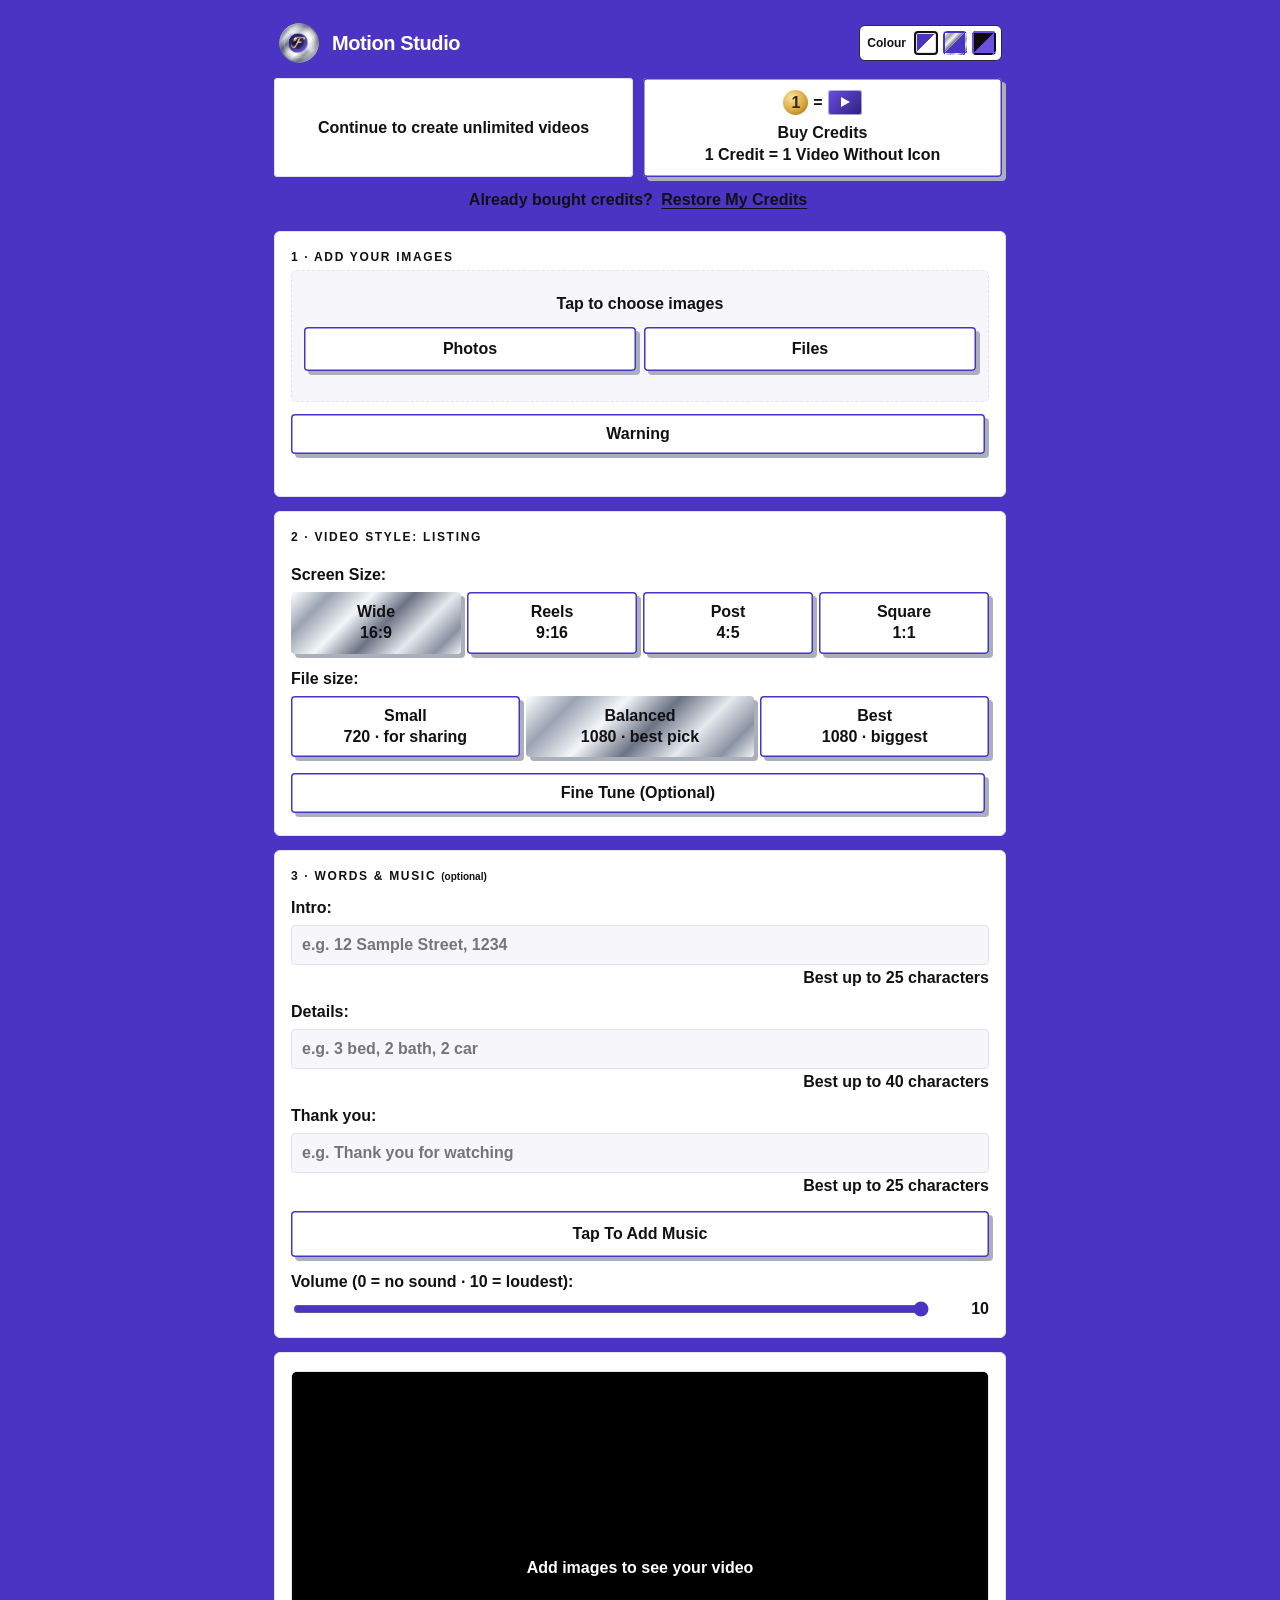
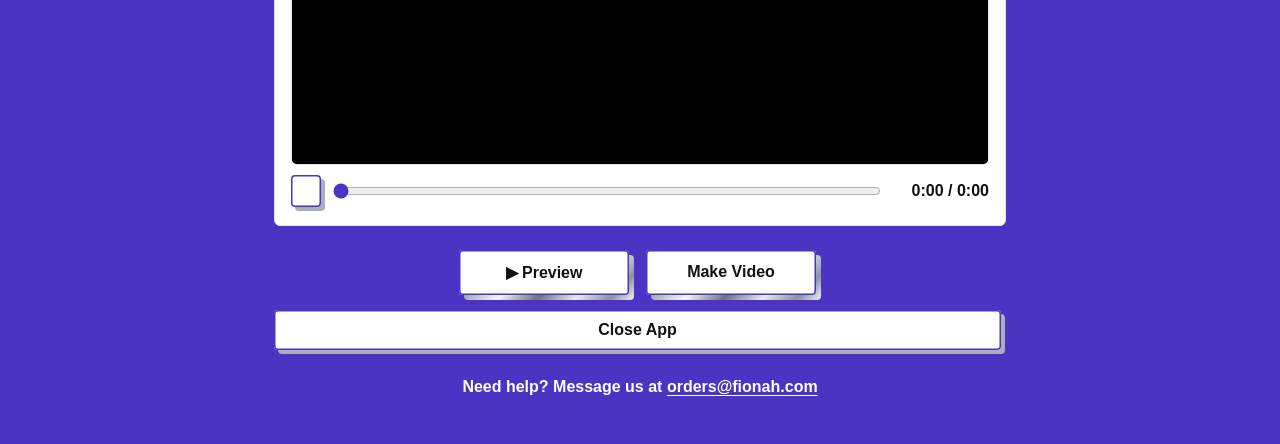
<file: app/index.html>
<!DOCTYPE html>
<html lang="en">
<head>
<meta charset="utf-8">
<meta name="viewport" content="width=device-width, initial-scale=1, maximum-scale=1">
<title>fionah Motion Studio</title>
<link rel="preconnect" href="https://fonts.googleapis.com">
<link rel="preconnect" href="https://fonts.gstatic.com" crossorigin>
<link href="https://fonts.googleapis.com/css2?family=Arimo:wght@400;700&display=swap" rel="stylesheet">
<link rel="manifest" href="manifest.webmanifest">
<link rel="apple-touch-icon" href="apple-touch-icon.png">
<meta name="theme-color" content="#4B33C4">
<meta name="apple-mobile-web-app-capable" content="yes">
<meta name="mobile-web-app-capable" content="yes">
<meta name="apple-mobile-web-app-status-bar-style" content="default">
<meta name="apple-mobile-web-app-title" content="Motion Studio">
<meta name="description" content="Turn your images into a smooth, gliding video on your device.">
<link rel="icon" type="image/svg+xml" href="../favicon.svg">
<link rel="icon" type="image/png" sizes="32x32" href="../favicon-32.png">
<link rel="shortcut icon" href="../favicon.ico">
<script>try{document.documentElement.dataset.look=localStorage.getItem("fionah-theme")||"pastel"}catch(e){}</script>
<style>
  @font-face{font-family:'Italianno';src:url('../fonts/Italianno-Regular.ttf') format('truetype');font-display:block}
  /* =========================================================
     fionah Motion Studio — minimal design system
     Font: Arial everywhere, logo included
     Same 3 themes as fionah.com (Cream / Classic / Night)
     ========================================================= */
  :root, [data-look="pastel"]{
    --bg:#4B33C4; --card:#FFFFFF; --field:#F7F6FB; --line:#E4E2EC; --text:#111014; --muted:#111014;
    --gold:#4B33C4; --gold-hover:#3A2699; --soft:#EEEAFB; --on-accent:#FFFFFF; --logo-ink:#111014;
    --ok:#2F7D4F; --bad:#C2413B; --warn:#A86A12;
  }
  [data-look="classic"]{
    --bg:#D6DAE0; --card:#FFFFFF; --field:#EEF0F3; --line:#B9BFC9; --text:#0A0A0A; --muted:#0A0A0A;
    --gold:#4B33C4; --gold-hover:#3A2699; --soft:#EEEAFB; --on-accent:#FFFFFF; --logo-ink:#0A0A0A;
    --ok:#2F7D4F; --bad:#C2413B; --warn:#A86A12;
  }
  [data-look="night"]{
    --bg:#0C0C10; --card:#16161D; --field:#101016; --line:#2A2A33; --text:#F4F2EE; --muted:#F4F2EE;
    --gold:#A996FF; --gold-hover:#BBAEFF; --soft:#1F1B33; --on-accent:#FFFFFF; --logo-ink:#FFFFFF;
    --ok:#7CC79A; --bad:#E58A8A; --warn:#E2B26B;
  }
  :root{--btn:#4B33C4;--btn-ink:#FFFFFF}
  [data-look="night"]{--btn:#6A4FE0}
  /* purple / white: white buttons on the purple page, purple buttons inside white boxes */
  [data-look="pastel"]{--btn:#FFFFFF;--btn-ink:#111014}
  /* purple/white look: every button and tile is white with a thin purple edge */
  [data-look="pastel"] .b1::after,[data-look="pastel"] .b2::after{box-shadow:inset 0 0 0 1.5px #4B33C4}
  [data-look="pastel"] .pickbtn,[data-look="pastel"] .tiny,[data-look="pastel"] .ib,[data-look="pastel"] .seg button:not(.on),[data-look="pastel"] .presets button:not(.on),[data-look="pastel"] .trialtile,[data-look="pastel"] .trialnote,[data-look="pastel"] .closeapp{box-shadow:inset 0 0 0 1.5px #4B33C4,4px 4px 0 #A9B0BC}
  [data-look="pastel"] .b2:disabled::after{background:#FFFFFF;box-shadow:inset 0 0 0 1.5px #C9C1F0}
  [data-look="pastel"] header .brand .title,[data-look="pastel"] header .brand .title span{color:#FFFFFF}
  :root{
    --chrome:linear-gradient(135deg,#FFFFFF 0%,#9AA3B2 18%,#F4F6F9 36%,#6B7384 54%,#E6E9EE 72%,#8A93A3 88%,#F0F2F5 100%);
    --r:4px; --r-lg:6px;
  }
  *{box-sizing:border-box;-webkit-tap-highlight-color:transparent}
  html,body{margin:0;background:var(--bg);color:var(--text);font-family:Arial,Arimo,Helvetica,sans-serif;font-size:15px;transition:background .3s,color .3s;-webkit-font-smoothing:antialiased}
  body{padding-bottom:30px}
  header{padding:22px 18px 10px;max-width:760px;margin:0 auto}
  header .top{display:flex;align-items:center;justify-content:space-between;gap:12px}
  header h1{font-weight:700;font-size:22px;margin:0;letter-spacing:-.02em}
  header .brand{display:flex;align-items:center;gap:12px;flex-wrap:wrap}
  header .brand .title{font-weight:700;font-size:20px;letter-spacing:-.02em;color:var(--text)}
  header .brand .title span{color:inherit}
  /* fionah logo: chrome lens + bold Arial name (purple "f") */
  .logo{display:inline-flex;align-items:center;gap:9px;text-decoration:none;color:inherit}
  .logo img{flex:none}
  .logo .wm{display:inline-flex;align-items:baseline;font-family:Arial,Arimo,Helvetica,sans-serif;font-weight:700;letter-spacing:-.04em;line-height:1;white-space:nowrap}
  .logo .f{background:linear-gradient(160deg,#8A6CF0 0%,#5A44C4 45%,#2E2270 100%);-webkit-background-clip:text;background-clip:text;color:transparent;padding-right:.04em}
  .logo .rest{color:var(--logo-ink,#111014)}
  .logo.md img{width:42px;height:42px}
  .logo.md .wm{font-size:28px}
  .logo.sm img{width:32px;height:32px}
  .logo.sm .wm{font-size:22px}
  [data-look="night"] .logo .f{background-image:linear-gradient(160deg,#C9BCFF 0%,#8A6CF0 100%)}

  /* theme switcher (same as fionah.com) */
  .themer{display:flex;gap:5px;background:#FFFFFF;border:1px solid #2A2A33;padding:5px;border-radius:var(--r-lg);flex:none}
  .themer button{width:24px;height:24px;border-radius:var(--r);border:2px solid transparent;cursor:pointer;padding:0}
  .themer button.on{border-color:#111014}
  .themer .t1{background:linear-gradient(135deg,#4B33C4 50%,#FFFFFF 50%);box-shadow:inset 0 0 0 1px #E4E2EC}
  .themer .t2{background:linear-gradient(135deg,#FFFFFF 0%,#9AA3B2 18%,#F4F6F9 32%,#6B7384 46%,#E6E9EE 50%,#4B33C4 50%)}
  .themer .t3{background:linear-gradient(135deg,#0C0C10 50%,#6A4FE0 50%)}

  header p{margin:10px 0 0;color:var(--muted);font-size:14px;line-height:1.5}
  main{padding:4px 14px;max-width:760px;margin:0 auto}
  .card{background:var(--card);border:1px solid var(--line);border-radius:var(--r-lg);padding:18px 16px;margin:14px 0}
  .card h2{font-size:12px;letter-spacing:.14em;text-transform:uppercase;color:var(--text);margin:0 0 6px;font-weight:700}
  .card .hint{color:var(--muted);font-size:13px;margin:0 0 12px;line-height:1.5}
  .drop{display:flex;flex-direction:column;align-items:center;justify-content:center;gap:8px;
        border:1.5px dashed var(--line);border-radius:var(--r-lg);padding:24px 12px;text-align:center;cursor:pointer;background:var(--field)}
  .drop b{font-size:15px}
  .drop small{color:var(--muted);line-height:1.5}
  .drop.hot{border-color:var(--gold);background:var(--soft)}
  .pick{display:flex;gap:8px;width:100%;margin:6px 0}
  .gl{max-height:52vh;overflow:auto;text-align:left;margin:10px 0;display:flex;flex-direction:column;gap:6px}
  .gi{display:flex;align-items:center;gap:10px;background:var(--field);border:1px solid var(--line);border-radius:var(--r);padding:10px;font-size:13.5px}
  .gi input{width:20px;height:20px;accent-color:var(--gold);flex:none}
  .gi span{flex:1;min-width:0;overflow:hidden;text-overflow:ellipsis;white-space:nowrap}
  .gi small{color:var(--muted);flex:none}
  .mrow{display:flex;align-items:center;gap:10px;margin:8px 0}
  .mrow label{flex:1;font-size:13.5px;color:var(--text);display:flex;align-items:center;gap:8px}
  .mrow input[type=checkbox]{width:20px;height:20px;accent-color:var(--gold)}
  .pickbtn{flex:1;background:var(--btn);border:none;color:var(--btn-ink);border-radius:var(--r);padding:13px 6px;font:inherit;font-size:14px;box-shadow:4px 4px 0 #A9B0BC}
  .pickbtn:active{transform:translate(2px,2px);box-shadow:2px 2px 0 #A9B0BC}
  input[type=file]{display:none}
  .stats{display:flex;gap:8px;flex-wrap:wrap;margin-top:12px}
  .pill{background:var(--field);border:1px solid var(--line);border-radius:var(--r);padding:6px 10px;font-size:13px;color:var(--muted)}
  .pill b{color:var(--text);font-weight:700}
  .list{display:flex;flex-direction:column;gap:8px;margin-top:12px}
  .row{display:flex;align-items:center;gap:7px;background:var(--field);border:1px solid var(--line);border-radius:var(--r-lg);padding:8px}
  .row img{width:56px;height:42px;object-fit:cover;border-radius:var(--r);flex:none}
  .row .num{width:22px;text-align:center;color:var(--muted);font-size:12px;flex:none}
  .row select{flex:1;min-width:0;padding:8px 6px;font-size:13px}
  .row .btns{display:flex;gap:4px;flex:none}
  .ib{width:30px;height:32px;border-radius:var(--r);border:none;background:var(--btn);color:#fff;font-size:15px;display:grid;place-items:center;padding:0}
  .ib:active{opacity:.8}
  select,input[type=text]{width:100%;background:var(--field);color:var(--text);border:1px solid var(--line);border-radius:var(--r);padding:10px;font:inherit;font-size:14px}
  select:focus,input[type=text]:focus{outline:2px solid var(--gold);outline-offset:-1px}
  label.f{display:block;font-size:13px;font-weight:700;color:var(--text);margin:16px 0 8px}
  label.f small{font-weight:400;color:var(--muted)}
  .seg{display:grid;grid-template-columns:repeat(4,1fr);gap:6px}
  .seg.three{grid-template-columns:repeat(3,1fr)}
  .seg.two{grid-template-columns:repeat(2,1fr)}
  .seg button{background:var(--btn);border:none;color:var(--btn-ink);box-shadow:4px 4px 0 #A9B0BC;border-radius:var(--r);padding:10px 4px;font:inherit;font-size:13px;line-height:1.35}
  .seg button small{color:inherit;font-size:11px}
  .seg button.on{border:none;background:var(--chrome);color:#111014}
  .seg button.on small{color:#111014}
  .slider{display:flex;align-items:center;gap:10px}
  .slider input{flex:1;accent-color:var(--gold)}
  .slider output{width:48px;text-align:right;font-variant-numeric:tabular-nums;font-weight:700}
  .stage{position:relative;border-radius:var(--r-lg);overflow:hidden;background:#000;border:1px solid var(--line)}
  canvas{display:block;width:100%;height:auto;background:#000}
  .stage .empty{position:absolute;inset:0;display:grid;place-items:center;color:#FFFFFF;font-size:14px}
  .scrub{display:flex;align-items:center;gap:10px;margin-top:10px}
  .scrub input{flex:1;accent-color:var(--gold)}
  .scrub span{font-size:12px;color:var(--muted);font-variant-numeric:tabular-nums;min-width:84px;text-align:right}

  /* bottom bar + buttons: sharp, deep purple, chrome-silver shadow */
  .bar{position:static;padding:6px 14px 10px;display:flex;flex-direction:column;align-items:center;gap:10px}
  .barrow{display:flex;gap:12px;justify-content:center;width:100%;max-width:732px}
  .bar button{flex:0 0 auto;min-width:170px;padding:13px 26px;font-size:16px}
  .closeapp{display:block;width:100%;max-width:727px;margin-right:5px;text-align:center;padding:11px;font-size:14px;font-weight:700;color:var(--btn-ink);text-decoration:none;border-radius:var(--r);background:var(--btn);border:none;box-shadow:4px 4px 0 #A9B0BC}
  .closeapp:active{color:var(--text);background:var(--soft)}
  .b1,.b2{position:relative;z-index:0;border:none;border-radius:var(--r);font:inherit;font-weight:700;cursor:pointer}
  .b1,.b2{background:transparent;color:var(--btn-ink);margin:0 5px 5px 0}
  .b1::after,.b2::after{content:"";position:absolute;inset:0;border-radius:inherit;background:var(--btn);z-index:-1}
  .b1::before,.b2::before{content:"";position:absolute;inset:0;border-radius:inherit;background:var(--chrome);transform:translate(5px,5px);z-index:-2;transition:transform .15s}
  .b1:active,.b2:active{transform:translate(3px,3px)}
  .b1:active::before,.b2:active::before{transform:translate(2px,2px)}
  button:disabled{opacity:.45}
  .modal{position:fixed;inset:0;background:rgba(10,10,14,.6);backdrop-filter:blur(4px);-webkit-backdrop-filter:blur(4px);display:none;align-items:center;justify-content:center;padding:18px;z-index:10}
  .modal.show{display:flex}
  .box{background:var(--card);border:1px solid var(--line);border-radius:var(--r-lg);padding:22px;width:100%;max-width:520px;text-align:center;transform:translateZ(0)}
  .box h3{font-size:20px;font-weight:700;letter-spacing:-.02em;margin:0 0 8px}
  .box p{color:var(--muted);font-size:14px;line-height:1.55;margin:6px 0}
  .prog{height:8px;background:var(--field);border-radius:var(--r);overflow:hidden;margin:16px 0 8px;border:1px solid var(--line)}
  .prog i{display:block;height:100%;width:0;background:var(--gold)}
  .box video{width:100%;max-height:52vh;object-fit:contain;border-radius:var(--r);margin:12px 0;background:#000}
  .box .acts{display:flex;gap:10px;margin-top:12px}
  .box .acts button{flex:1;padding:13px}
  .presets{display:grid;grid-template-columns:repeat(2,1fr);gap:6px}
  .presets button{background:var(--btn);border:none;color:var(--btn-ink);box-shadow:4px 4px 0 #A9B0BC;border-radius:var(--r);padding:10px 6px;font:inherit;font-size:13px;line-height:1.35}
  .presets button small{color:inherit;font-size:11px}
  .presets.one{grid-template-columns:1fr}
  .box .acts.stack{flex-direction:column;margin-top:0}
  .box .acts.stack button{padding:15px}
  .presets button.on{border:none;background:var(--chrome);color:#111014}
  .cnt{font-size:12px;color:var(--muted);text-align:right;margin-top:4px;min-height:15px}
  .cnt.ok{color:var(--ok)} .cnt.warn{color:var(--warn)} .cnt.bad{color:var(--bad)}
  .msg{font-size:13px;margin-top:8px;min-height:18px}
  .msg.ok{color:var(--ok)} .msg.bad{color:var(--bad)}
  .tip{font-size:12.5px;color:var(--muted);line-height:1.55;margin-top:10px}
  .tiny{background:var(--btn);border:none;color:var(--btn-ink);border-radius:var(--r);padding:8px 10px;font:inherit;font-size:12.5px}
  .rowtools{display:flex;gap:6px;flex-wrap:wrap;margin-top:10px}
  /* one text size and one darkness everywhere, except headings */
  body *:not(h1):not(h2):not(h3):not(h1 *):not(h2 *):not(h3 *){font-size:16px !important}
  .seg button,.presets button{line-height:1.3}
  .scrub span{min-width:96px}
  [data-look="classic"] body{background:linear-gradient(160deg,#F4F6F9 0%,#C3C8D0 22%,#EEF0F3 42%,#AEB4BE 62%,#E6E9EE 82%,#BFC5CE 100%) fixed}
  .trialnote{width:100%;max-width:727px;margin-right:5px;text-align:center;color:var(--btn-ink);background:var(--btn);border:none;border-radius:var(--r);padding:9px 10px;box-shadow:4px 4px 0 #A9B0BC}
  a.b2.lnk{display:flex;align-items:center;justify-content:center;text-decoration:none;padding:15px}
  .b2:disabled::after{background:#A79BE6}
  [data-look="night"] .b2:disabled::after{background:#3B3170}
  .themer{align-items:center}
  .themer .tl{color:#111014;font-size:12px !important;padding:0 3px 0 2px;line-height:1}
  /* tap = chrome flash, so people can see what they pressed */
  .pickbtn:active,.tiny:active,.closeapp:active,.ib:active,.seg button:active,.presets button:active{background:var(--chrome) !important;color:#111014 !important}
  .b1:active::after,.b2:active::after{background:var(--chrome)}
  .b1:active,.b2:active{color:#111014}
  .warntile{margin:12px 4px 4px 0}
  .warntile summary{list-style:none;cursor:pointer;text-align:center;background:var(--btn);color:var(--btn-ink);border-radius:var(--r);padding:11px;box-shadow:4px 4px 0 #A9B0BC}
  .warntile summary::-webkit-details-marker{display:none}
  [data-look="pastel"] .warntile summary{box-shadow:inset 0 0 0 1.5px #4B33C4,4px 4px 0 #A9B0BC}
  .finetune{margin-top:16px}
  .finetune .tip{margin:12px 0 0}
  .warntile[open] summary{background:var(--chrome);color:#111014;box-shadow:4px 4px 0 #A9B0BC}
  .warntile p{margin:10px 2px 2px;line-height:1.45;color:var(--text)}
  .pictile{display:flex;align-items:stretch;gap:10px;font:inherit;margin:0 4px 18px 0 !important}
  .pictile .pt-buy{font:inherit;color:inherit;background:none;border:none;padding:4px;cursor:pointer;border-radius:var(--r)}
  .pictile .pt-buy .pt-lab{text-decoration:underline;text-underline-offset:3px}
  .pictile .pt-half{flex:1;display:flex;flex-direction:column;align-items:center;justify-content:center;gap:7px}
  .pictile .pt-row{display:flex;align-items:center;gap:5px}
  .pictile .pt-lab{font-size:13px;font-weight:700;line-height:1.35}
  .pictile .pt-line{width:1.5px;background:currentColor;opacity:.3}
  .pictile .pv{position:relative;width:34px;height:25px;border-radius:3px;background:linear-gradient(135deg,#6A4FE0,#2E1F80);box-shadow:inset 0 0 0 1px rgba(255,255,255,.55)}
  .pictile .pv::before{content:"";position:absolute;left:13px;top:7px;border-left:9px solid #fff;border-top:5.5px solid transparent;border-bottom:5.5px solid transparent}
  .pictile .pv.ic::after{content:"";position:absolute;right:1px;bottom:1px;width:10px;height:10px;background:url(../logo.svg) center/contain no-repeat}
  .pictile .pinf{font-size:24px;font-weight:700;line-height:25px}
  .pictile .peq{font-size:20px;font-weight:700}
  .pictile .pcoin{width:25px;height:25px;border-radius:50%;background:radial-gradient(circle at 35% 30%,#F7E2A0,#D9A93E 55%,#9C6B1F);color:#3A2600;font-weight:700;font-size:13px;line-height:25px;text-align:center}
  .trialtile{margin:14px 4px 4px 0;text-align:center;background:var(--btn);color:var(--btn-ink);border:none;border-radius:var(--r);padding:11px;box-shadow:4px 4px 0 #A9B0BC}
  /* 29 Nov (Fi): only clickable things look like buttons. "Continue to create unlimited videos" = plain white card; Buy Credits + Tap To Add Music = clickable tiles */
  #trialTile{background:none !important;box-shadow:none !important;padding:0 !important;gap:10px}
  #trialTile .pt-line{display:none}
  #trialTile .pt-free{background:#FFFFFF;color:#111014;border-radius:var(--r);padding:14px 8px;box-shadow:inset 0 0 0 1px #E2E0EA}
  #trialTile .pt-buy{background:var(--btn);color:var(--btn-ink);border-radius:var(--r);padding:12px 8px;box-shadow:4px 4px 0 #A9B0BC}
  [data-look="pastel"] #trialTile .pt-buy{box-shadow:inset 0 0 0 1.5px #4B33C4,4px 4px 0 #A9B0BC}
  #trialTile .pt-buy .pt-lab{text-decoration:none}
  #musicDrop{border:none;background:var(--btn);color:var(--btn-ink);border-radius:var(--r);box-shadow:4px 4px 0 #A9B0BC}
  [data-look="pastel"] #musicDrop{box-shadow:inset 0 0 0 1.5px #4B33C4,4px 4px 0 #A9B0BC}
  #musicDrop.hot{background:var(--soft)}
  /* no blue tap flash or blue focus ring; keyboard users still see a ring, in purple */
  *{-webkit-tap-highlight-color:transparent}
  a:focus,button:focus,summary:focus,input:focus,select:focus,[tabindex]:focus{outline:none}
  a:focus-visible,button:focus-visible,summary:focus-visible,input:focus-visible,select:focus-visible{outline:2px solid #8A6CF0;outline-offset:2px}
  input[type=range]{accent-color:#4B33C4}
  /* every word bold */
  body, body *{font-weight:700 !important}
  a.mail{color:inherit;text-decoration:underline;text-underline-offset:3px;white-space:nowrap}
  .mailnote{text-align:center;margin:18px 0 8px;font-size:16px}
  .iconpick{display:flex;gap:8px;margin:8px 0}
  .iconpick button{flex:1;font:inherit;font-weight:700;padding:9px 6px;border-radius:var(--r);border:1.5px solid #4B33C4;background:#fff;color:#111014;cursor:pointer}
  .iconpick button.on{background:var(--chrome);color:#111014}
  .trialnote a.rm{color:inherit;text-decoration:underline;text-underline-offset:3px;cursor:pointer}
  .box.credbox{max-height:calc(100vh - 36px);overflow:auto}
  .credbal{font-size:28px;color:var(--text);margin:6px 0 2px}
  .box .restore{width:100%;margin:2px 0 8px;padding:14px 10px}
  .nw{white-space:nowrap}
  .restline{text-align:center;margin:-8px 0 18px;font-size:14px}
  .restline .restlink{font:inherit;color:inherit;background:none;border:none;padding:4px;cursor:pointer;text-decoration:underline;text-underline-offset:3px}
  .box .nzline{margin:-4px 0 12px}
  #rcIn{margin-top:4px;font-size:18px;letter-spacing:1px;text-align:center}
  .pack{border:1.5px solid var(--line);border-radius:var(--r);padding:14px;margin:12px 0;text-align:center;color:var(--text)}
  .pack .pk{font-size:20px}
  .pack .best{display:inline-block;margin-top:6px;padding:3px 10px;border-radius:var(--r);background:var(--chrome);color:#111014;font-size:13px}
  .pack .acts{margin-top:10px}
  :root:not([data-look="classic"]):not([data-look="night"]) .mailnote{color:#fff}
</style>
<style id="tapfix">
  /* No grey/blue flash or leftover outline when tapping; outline stays for keyboard users */
  html{-webkit-tap-highlight-color:transparent}
  a,button,summary,label,[role="button"],.tile,.sbtn{-webkit-tap-highlight-color:transparent;-webkit-user-select:none;user-select:none;caret-color:transparent}
  :focus:not(:focus-visible){outline:none}
  summary:focus:not(:focus-visible){outline:none}
  input,textarea{-webkit-user-select:text;user-select:text;caret-color:auto}
</style>
</head>
<body>
<header>
  <div class="top">
    <h1 class="brand"><a class="logo md" href="../" aria-label="fionah home"><img src="../logo.svg" alt="fionah" width="40" height="40"></a><span class="title"><span>Motion</span> Studio</span></h1>
    <div class="themer" role="group" aria-label="Colour theme"><span class="tl">Colour</span>
      <button class="t1" data-t="pastel" title="Purple" aria-label="Purple theme"></button>
      <button class="t2" data-t="classic" title="Chrome" aria-label="Chrome theme"></button>
      <button class="t3" data-t="night" title="Night" aria-label="Night theme"></button>
    </div>
  </div>
</header>

<main>
  <!-- first choice: free videos, or buy credits for videos without the icon -->
  <div class="trialtile pictile" id="trialTile">
    <span class="pt-half pt-free"><span class="pt-lab">Continue to create unlimited videos</span></span>
    <span class="pt-line"></span>
    <button type="button" class="pt-half pt-buy" id="buyTile" aria-label="Buy credits: 1 credit equals 1 video without the icon"><span class="pt-row"><span class="pcoin">1</span><span class="peq">=</span><span class="pv"></span></span><span class="pt-lab">Buy Credits<br>1 Credit = 1 Video Without Icon</span></button>
  </div>
  <p class="restline">Already bought credits? <button type="button" class="restlink" id="restoreTop">Restore My Credits</button></p>
  <!-- 1. Photos -->
  <section class="card">
    <h2>1 · Add your images</h2>
    <div class="drop" id="drop">
      <b>Tap to choose images</b>
      <div class="pick">
        <button type="button" class="pickbtn" data-for="files">Photos</button>
        <button type="button" class="pickbtn" data-for="files2">Files</button>
      </div>
      <input type="file" id="files" accept="image/*" multiple>
      <input type="file" id="files2" accept=".jpg,.jpeg,.png,.heic,.heif,.webp,.gif,.bmp,.tif,.tiff,.avif" multiple>
    </div>
    <details class="warntile"><summary>Warning</summary><p>As a friendly reminder, our safety check automatically flags profanity, insults, or terms like &#39;sex&#39;, &#39;kill&#39; (and similar words). Images that are sexual, violent, or show cruel acts will be flagged. We appreciate your help keeping everything appropriate!</p></details>
    <div class="stats" id="stats"></div>
    <div class="rowtools" id="tools" style="display:none">
      <button class="tiny" id="autoAll">Reset All To Auto Motion</button>
      <button class="tiny" id="clearAll">Remove All</button>
    </div>
    <div class="list" id="list"></div>
  </section>

  <!-- 2. Style -->
  <section class="card">
    <h2>2 · Video Style: Listing</h2>
    <div class="presets one" id="presets" hidden></div>
    <p class="tip" id="presetNote" style="display:none"></p>
    <label class="f">Screen Size:</label>
    <div class="seg" id="shape">
      <button data-v="16:9" class="on">Wide<br><small>16:9</small></button>
      <button data-v="9:16">Reels<br><small>9:16</small></button>
      <button data-v="4:5">Post<br><small>4:5</small></button>
      <button data-v="1:1">Square<br><small>1:1</small></button>
    </div>

    <label class="f">File size:</label>
    <div class="seg three" id="size">
      <button data-v="small">Small<br><small>720 · for sharing</small></button>
      <button data-v="balanced" class="on">Balanced<br><small>1080 · best pick</small></button>
      <button data-v="best">Best<br><small>1080 · biggest</small></button>
    </div>

    <details class="warntile finetune"><summary>Fine Tune (Optional)</summary>
    <p class="tip">The listing timing is set for you. Open this only if you would like to change it.</p>
    <label class="f">Edit: Image Timer</label>
    <div class="slider"><input type="range" id="imgSec" min="3" max="15" step="0.5" value="5"><output id="imgOut">5s</output></div>

    <label class="f">Edit: Fade in/out</label>
    <div class="slider"><input type="range" id="trSec" min="0.5" max="6" step="0.5" value="2"><output id="trOut">2s</output></div>

    <label class="f">Edit: Speed <small>(0 = still · 8 = fastest)</small>:</label>
    <div class="slider"><input type="range" id="speed" min="0" max="8" step="1" value="4"><output id="speedOut">4</output></div>
    </details>
  </section>

  <!-- 3. Words & music -->
  <section class="card">
    <h2>3 · Words & music <small style="color:var(--muted);text-transform:none;letter-spacing:0">(optional)</small></h2>
    <label class="f">Intro:</label>
    <input type="text" id="headline" placeholder="e.g. 12 Sample Street, 1234" maxlength="80">
    <div class="cnt" id="headlineCnt" data-lim="25"></div>
    <label class="f">Details:</label>
    <input type="text" id="subline" placeholder="e.g. 3 bed, 2 bath, 2 car" maxlength="80">
    <div class="cnt" id="sublineCnt" data-lim="40"></div>
    <label class="f">Thank you:</label>
    <input type="text" id="closing" placeholder="e.g. Thank you for watching" maxlength="80">
    <div class="cnt" id="closingCnt" data-lim="25"></div>
    <div class="drop" id="musicDrop" style="padding:14px;margin-top:16px">
      <b id="musicName">Tap To Add Music</b>
      <input type="file" id="music" accept="audio/*,.mp3,.m4a,.wav,.aac,.ogg">
    </div>
    <label class="f">Volume <small>(0 = no sound · 10 = loudest)</small>:</label>
    <div class="slider"><input type="range" id="mVol" min="0" max="10" step="1" value="10"><output id="mVolOut">10</output></div>
    <div id="musicPanel" style="display:none;margin-top:12px">
      <label class="f">Start the song at:</label>
      <div class="slider"><input type="range" id="mStart" min="0" max="10" step="0.1" value="0"><output id="mStartOut">0:00</output></div>
      <label class="f">End the song at:</label>
      <div class="slider"><input type="range" id="mEnd" min="0" max="10" step="0.1" value="10"><output id="mEndOut">0:00</output></div>
      <p class="tip" id="mInfo" style="margin-top:4px"></p>
      <div class="mrow"><label><input type="checkbox" id="mFadeIn" checked> Fade in</label>
        <div class="slider" style="flex:1"><input type="range" id="mFi" min="0.5" max="8" step="0.5" value="2"><output id="mFiOut">2s</output></div></div>
      <div class="mrow"><label><input type="checkbox" id="mFadeOut" checked> Fade out</label>
        <div class="slider" style="flex:1"><input type="range" id="mFo" min="0.5" max="8" step="0.5" value="3"><output id="mFoOut">3s</output></div></div>
      <div class="mrow"><label><input type="checkbox" id="mLoop" checked> Repeat the clip if the video is longer</label></div>
      <div class="rowtools">
        <button class="tiny" id="mPlay">▶ Hear My Clip</button>
        <button class="tiny" id="mRemove">✕ Remove Song</button>
      </div>
    </div>
  </section>

  <!-- 4. Preview -->
  <section class="card">
    <div class="stage">
      <canvas id="cv"></canvas>
      <div class="empty" id="empty">Add images to see your video</div>
    </div>
    <div class="scrub">
      <button class="ib" id="playBtn">▶</button>
      <input type="range" id="seek" min="0" max="1000" value="0">
      <span id="timeLbl">0:00 / 0:00</span>
    </div>
  </section>

</main>

<div class="bar">
  <div class="trialnote" id="trialNote"></div>
  <div class="barrow">
    <button class="b1" id="previewBtn">▶ Preview</button>
    <button class="b2" id="makeBtn">Make Video</button>
  </div>
  <a class="closeapp" href="../">Close App</a>
  <p class="mailnote">Need help? Message us at <a class="mail" href="mailto:orders@fionah.com">orders@fionah.com</a></p>
</div>

<div class="modal" id="modal">
  <div class="box" id="box"></div>
</div>

<script src="../safety/safety.js"></script>
<script>
(() => {
  // ---------- state ----------
  const S = {
    slides: [],            // {src: canvas, thumb, motion:'auto'|...}
    shape: '16:9', quality: 1080, size: 'balanced', imgSec: 5, trSec: 2, strength: 0.26,
    playing: false, t: 0, recording: false
  };
  const AUTO = ['in', 'right', 'out', 'left'];
  const MOTIONS = [
    ['auto', '✨ Auto'], ['in', '🔍 Slow zoom in'], ['out', '🔭 Slow zoom out'],
    ['right', '➡️ Glide right'], ['left', '⬅️ Glide left'],
    ['up', '⬆️ Glide up'], ['down', '⬇️ Glide down']
  ];
  const $ = id => document.getElementById(id);
  const cv = $('cv'), ctx = cv.getContext('2d', { alpha: false });
  let music = null, audioCtx = null, audioSrc = null, audioGain = null, audioDest = null;

  // ---------- helpers ----------
  const clamp = (x, a = 0, b = 1) => Math.min(b, Math.max(a, x));
  const easeSine = x => 0.5 - 0.5 * Math.cos(Math.PI * clamp(x));
  const fmt = s => { s = Math.max(0, Math.round(s)); return Math.floor(s / 60) + ':' + String(s % 60).padStart(2, '0'); };
  const step = () => S.imgSec + S.trSec;
  const bitrate = () => ({ small: 2_000_000, balanced: 4_000_000, best: 8_000_000 })[S.size] || 4_000_000;
  const total = () =>S.slides.length ? S.slides.length * step() + S.trSec : 0;

  function dims() {
    const q = S.quality, [a, b] = S.shape.split(':').map(Number);
    let w, h;
    if (a >= b) { h = q; w = Math.round(q * a / b); } else { w = q; h = Math.round(q * b / a); }
    return [w - (w % 2), h - (h % 2)];
  }
  function sizeCanvas() {
    const [w, h] = dims();
    if (cv.width !== w || cv.height !== h) { cv.width = w; cv.height = h; }
    ctx.imageSmoothingEnabled = true; ctx.imageSmoothingQuality = 'high';
  }

  // ---------- loading photos ----------
  const BLOCKED = { blocked: true };
  const BLOCK_MSG = "One or more of your images has been red flagged and cannot be used.";
  const WORDS_MSG = "Please change these words. Motion Studio does not accept rude, sexual or violent words.";
  async function loadFile(file) {
    const url = URL.createObjectURL(file);
    try {
      const img = new Image();
      img.src = url;
      await img.decode();
      const cap = 2200;
      const k = Math.min(1, cap / Math.max(img.naturalWidth, img.naturalHeight));
      const c = document.createElement('canvas');
      c.width = Math.round(img.naturalWidth * k); c.height = Math.round(img.naturalHeight * k);
      const g = c.getContext('2d'); g.imageSmoothingQuality = 'high';
      g.drawImage(img, 0, 0, c.width, c.height);
      const t = document.createElement('canvas');
      const tk = 160 / Math.max(c.width, c.height);
      t.width = Math.round(c.width * tk); t.height = Math.round(c.height * tk);
      t.getContext('2d').drawImage(c, 0, 0, t.width, t.height);
      // safety guard: sexual, violent or cruel pictures cannot be used
      if (window.fionahSafety && !(await window.fionahSafety.checkPhoto(c)).ok) return BLOCKED;
      return { src: c, thumb: t.toDataURL('image/jpeg', 0.7), motion: 'auto', name: file.name };
    } catch (e) { return null; }
    finally { URL.revokeObjectURL(url); }
  }
  async function addFiles(list) {
    const files = [...list].filter(f => f.type.startsWith('image/') || /\.(heic|heif|jpe?g|png|webp|gif|bmp|tiff?|avif)$/i.test(f.name));
    if (!files.length) return;
    // photo limit: free videos up to 10 photos, credit (no icon) videos up to 15
    const max = photoMax();
    if (S.slides.length >= max) return toast(photoLimitMsg());
    const tooMany = S.slides.length + files.length > max;
    let bad = 0, blocked = 0;
    $('stats').innerHTML = `<span class="pill">Loading and checking ${files.length} images…</span>`;
    for (const f of files) {
      if (S.slides.length >= max) break;
      const s = await loadFile(f);
      if (s === BLOCKED) blocked++; else if (s) S.slides.push(s); else bad++;
      renderStats(bad);
    }
    renderList(); renderStats(bad); if (S.preset) applyPreset(S.preset); draw(S.t);
    if (blocked) toast(BLOCK_MSG);
    else if (tooMany) toast(photoLimitMsg());
  }
  ['files', 'files2'].forEach(id => $(id).addEventListener('change', e => { addFiles(e.target.files); e.target.value = ''; }));

  // friendly "allow access" step before the phone's own picker opens (shown once)
  function seen(k) { try { return localStorage.getItem(k) === '1'; } catch (e) { return false; } }
  function mark(k) { try { localStorage.setItem(k, '1'); } catch (e) {} }
  function askAccess(kind, input) {
    const key = 'fionah-ok-' + kind;
    if (seen(key)) return input.click();
    if (kind !== 'music') {
      openModal(`
      <div class="acts stack"><button class="b2" id="yesx">${kind === 'photos' ? 'Access Your Photos' : 'Access Your Files'}</button><button class="b1" id="nox">Back</button></div>`);
      $('nox').onclick = closeModal;
      $('yesx').onclick = () => { mark(key); closeModal(); input.click(); };
      return;
    }
    openModal(`
      <h3>Allow Access to Your Selected Music</h3>
      <p><b style="color:var(--text)">Note:</b> You must use music or sounds you certifiably own. Spotify and Apple Music cannot be used.</p>
      <div class="acts"><button class="b1" id="nox">Back</button><button class="b2" id="yesx">Allow</button></div>`);
    $('nox').onclick = closeModal;
    $('yesx').onclick = () => { mark(key); closeModal(); input.click(); };
  }
  document.querySelectorAll('.pickbtn[data-for]').forEach(b => b.addEventListener('click', e => { e.stopPropagation(); askAccess(b.dataset.for === 'files' ? 'photos' : 'files', $(b.dataset.for)); }));
  $('musicDrop').addEventListener('click', e => { if (e.target.id !== 'music') askAccess('music', $('music')); });
  const drop = $('drop');
  ['dragenter', 'dragover'].forEach(ev => drop.addEventListener(ev, e => { e.preventDefault(); drop.classList.add('hot'); }));
  ['dragleave', 'drop'].forEach(ev => drop.addEventListener(ev, e => { e.preventDefault(); drop.classList.remove('hot'); }));
  drop.addEventListener('drop', e => addFiles(e.dataTransfer.files));

  function renderStats(bad = 0) {
    const n = S.slides.length;
    $('tools').style.display = n ? 'flex' : 'none';
    $('empty').style.display = n ? 'none' : 'grid';
    $('stats').innerHTML = n ? `
      <span class="pill"><b>${n}</b> of ${photoMax()} photos</span>
      <span class="pill">Video length <b>${fmt(total())}</b></span>
      <span class="pill">File about <b>${Math.max(1, Math.round(bitrate() * total() / 8 / 1048576))} MB</b></span>
      ${bad ? `<span class="pill" style="color:var(--bad)">${bad} could not open</span>` : ''}` : '';
    $('timeLbl').textContent = `${fmt(S.t)} / ${fmt(total())}`;
    if (typeof musicInfo === 'function') musicInfo();
  }
  function resolveMotion(i) { const m = S.slides[i].motion; return m === 'auto' ? AUTO[i % AUTO.length] : m; }

  function renderList() {
    const L = $('list'); L.innerHTML = '';
    S.slides.forEach((s, i) => {
      const r = document.createElement('div'); r.className = 'row';
      const opts = MOTIONS.map(([v, l]) => `<option value="${v}" ${s.motion === v ? 'selected' : ''}>${l}</option>`).join('');
      r.innerHTML = `<span class="num">${i + 1}</span><img src="${s.thumb}" alt="">
        <select aria-label="Movement">${opts}</select>
        <div class="btns">
          <button class="ib" data-a="up" aria-label="Move up">↑</button>
          <button class="ib" data-a="down" aria-label="Move down">↓</button>
          <button class="ib" data-a="del" aria-label="Remove">✕</button>
        </div>`;
      r.querySelector('select').addEventListener('change', e => { s.motion = e.target.value; jumpTo(i); });
      r.querySelector('img').addEventListener('click', () => jumpTo(i));
      r.querySelectorAll('button').forEach(b => b.addEventListener('click', () => {
        const a = b.dataset.a, arr = S.slides;
        if (a === 'up' && i > 0) [arr[i - 1], arr[i]] = [arr[i], arr[i - 1]];
        if (a === 'down' && i < arr.length - 1) [arr[i + 1], arr[i]] = [arr[i], arr[i + 1]];
        if (a === 'del') arr.splice(i, 1);
        renderList(); renderStats(); if (S.preset && PRESETS[S.preset].max) applyPreset(S.preset); draw(Math.min(S.t, total()));
      }));
      L.appendChild(r);
    });
  }
  function jumpTo(i) { pause(); S.t = i * step() + S.trSec * 0.6; syncSeek(); draw(S.t); }
  $('autoAll').onclick = () => { S.slides.forEach(s => s.motion = 'auto'); renderList(); draw(S.t); };
  $('clearAll').onclick = () => { showConfirm('Remove all images?', () => { S.slides = []; S.t = 0; renderList(); renderStats(); draw(0); }); };

  // ---------- settings ----------
  function seg(id, key, num) {
    $(id).querySelectorAll('button').forEach(b => b.addEventListener('click', () => {
      if (S.recording) return;
      $(id).querySelectorAll('button').forEach(x => x.classList.remove('on')); b.classList.add('on');
      S[key] = num ? Number(b.dataset.v) : b.dataset.v;
      if (key !== 'strength') clearPreset();
      sizeCanvas(); renderStats(); draw(S.t);
    }));
  }
  seg('shape', 'shape'); seg('size', 'size');
  // speed: 0 = no movement … 8 = fastest (4 = the old 'Buttery')
  $('speed').addEventListener('input', e => { if (S.recording) return; const v = Number(e.target.value); S.strength = v * 0.065; $('speedOut').textContent = v; draw(S.t); });
  $('size').addEventListener('click', () => { S.quality = S.size === 'small' ? 720 : 1080; sizeCanvas(); renderStats(); draw(S.t); });
  function slider(id, out, key) {
    $(id).addEventListener('input', e => { clearPreset(); S[key] = Number(e.target.value); $(out).textContent = S[key] + 's'; renderStats(); draw(Math.min(S.t, total())); });
  }
  slider('imgSec', 'imgOut', 'imgSec'); slider('trSec', 'trOut', 'trSec');

  // ---------- "Made for" presets ----------
  // The Real Estate Listing button was removed (Fi, 26 Nov): its timing (5 s per photo, 2 s soft fade) is now the
  // starting timing for every video. The recipe is kept here as the listing reference for The Cook (the Kitchen).
  const PRESETS = {
    rea:     { shape: '9:16', size: 'balanced', img: 5, tr: 2, note: '' }
  };
  function setSeg(id, v) { $(id).querySelectorAll('button').forEach(b => b.classList.toggle('on', b.dataset.v === String(v))); }
  function setSlider(id, out, v) { $(id).value = v; $(out).textContent = v + 's'; }
  function clearPreset() { if (!S.preset) return; S.preset = null; $('presets').querySelectorAll('button').forEach(b => b.classList.remove('on')); $('presetNote').innerHTML = ''; }
  function applyPreset(key) {
    const P = PRESETS[key]; if (!P) return;
    S.preset = key; S.shape = P.shape; S.size = P.size; S.quality = P.size === 'small' ? 720 : 1080;
    let img = P.img, tr = P.tr, extra = '';
    const n = S.slides.length;
    if (P.max && n) {
      // squeeze timing so the whole video fits under the limit
      img = Math.floor(((P.max - tr) / n - tr) * 2) / 2;
      if (img > 8) img = 8;
      if (img < 3) {
        img = 3; tr = 1;
        const fit = Math.floor((P.max - tr) / (img + tr));
        extra = ` <span style="color:var(--bad)">⚠ ${n} images is too many for 1 minute — use about ${fit} or fewer.</span>`;
      }
    }
    S.imgSec = img; S.trSec = tr;
    setSeg('shape', S.shape); setSeg('size', S.size);
    setSlider('imgSec', 'imgOut', img); setSlider('trSec', 'trOut', tr);
    $('presets').querySelectorAll('button').forEach(b => b.classList.toggle('on', b.dataset.p === key));
    $('presetNote').innerHTML = P.note + (P.max && !n ? ' <i>Add your images and the timing will adjust to fit.</i>' : '') + extra;
    sizeCanvas(); renderStats(); draw(Math.min(S.t, total()));
  }
  $('presets').querySelectorAll('button').forEach(b => b.addEventListener('click', () => { if (!S.recording) applyPreset(b.dataset.p); }));
  const wordsOk = id => !window.fionahSafety || window.fionahSafety.checkWords($(id).value).ok;
  const allWordsOk = () => ['headline', 'subline', 'closing'].every(wordsOk);
  function countFor(id) {
    const el = $(id), c = $(id + 'Cnt'), lim = Number(c.dataset.lim), n = el.value.trim().length;
    if (!wordsOk(id)) { c.textContent = WORDS_MSG; c.className = 'cnt bad'; return; }
    if (!n) { c.textContent = `Best up to ${lim} characters`; c.className = 'cnt'; return; }
    if (n <= lim) { c.textContent = `${n} / ${lim} ✓ fits on one line`; c.className = 'cnt ok'; }
    else if (n <= lim * 2) { c.textContent = `${n} / ${lim} · will wrap neatly onto 2 lines`; c.className = 'cnt warn'; }
    else { c.textContent = `${n} / ${lim} · too long — letters will shrink`; c.className = 'cnt bad'; }
  }
  ['headline', 'subline', 'closing'].forEach(id => { countFor(id); $(id).addEventListener('input', () => { countFor(id); draw(S.t); }); });

  // ---------- music: choose part, fades ----------
  const M = { start: 0, end: 0, dur: 0, fi: 2, fo: 3, fadeIn: true, fadeOut: true, loop: true, on: false, vol: 10 };
  // volume line: 0 = silent … 10 = 60% of the phone's volume
  $('mVol').addEventListener('input', e => { M.vol = Number(e.target.value); $('mVolOut').textContent = M.vol; });
  const fmt1 = s => { s = Math.max(0, s); const m = Math.floor(s / 60); return m + ':' + (s - m * 60).toFixed(1).padStart(4, '0'); };
  function ensureAudio() {
    if (!music) return;
    try {
      if (!audioCtx) {
        audioCtx = new (window.AudioContext || window.webkitAudioContext)();
        audioSrc = audioCtx.createMediaElementSource(music);
        audioGain = audioCtx.createGain();
        audioDest = audioCtx.createMediaStreamDestination();
        audioSrc.connect(audioGain); audioGain.connect(audioDest); audioGain.connect(audioCtx.destination);
      }
      audioCtx.resume();
    } catch (e) { audioCtx = null; }
    // unlock playback while we still have the tap (iPhone needs this)
    if (!music._unlocked) {
      music._unlocked = true; setGain(0);
      music.play().then(() => { if (!S.playing && !S.recording && !clipRaf) music.pause(); }).catch(() => { music._unlocked = false; });
    }
  }
  function setGain(g) {
    g = clamp(g) * (M.vol / 10) * 0.6;
    if (audioGain) audioGain.gain.value = g; else { try { music.volume = g; } catch (e) {} }
  }
  const clipLen = () => Math.max(0.5, M.end - M.start);
  function musicGain(t, T, loop) {
    const end = loop ? T : Math.min(T, clipLen());
    if (t >= end) return 0;
    let g = 1;
    if (M.fadeIn) g *= clamp(t / M.fi);
    if (M.fadeOut) g *= clamp((end - t) / M.fo);
    return g;
  }
  // keep the song in step with the video at time t
  function syncMusic(t, T, loop = M.loop) {
    if (!music || !M.on) return;
    const len = clipLen(), end = loop ? T : Math.min(T, len);
    if (t >= end) { setGain(0); if (!music.paused) music.pause(); return; }
    const pos = M.start + (loop ? t % len : t);
    if (music.paused) { try { music.currentTime = pos; } catch (e) {} music.play().catch(() => {}); }
    else if (Math.abs(music.currentTime - pos) > 0.35) { try { music.currentTime = pos; } catch (e) {} }
    setGain(musicGain(t, T, loop));
  }
  function musicInfo() {
    if (!M.on) return;
    $('mStartOut').textContent = fmt1(M.start); $('mEndOut').textContent = fmt1(M.end);
    const T = total();
    $('mInfo').textContent = `Clip length ${fmt1(clipLen())}` + (T ? ` · Video length ${fmt(T)}` : '') +
      (T && clipLen() < T ? (M.loop ? ' · clip will repeat' : ' · music stops early') : '');
  }
  $('music').addEventListener('change', e => {
    const f = e.target.files[0]; if (!f) return;
    if (music) { music.pause(); }
    if (!music) { music = new Audio(); music.preload = 'auto'; music.loop = false; }
    music.src = URL.createObjectURL(f);
    $('musicName').textContent = f.name;
    music.onloadedmetadata = () => {
      M.dur = music.duration || 0; M.start = 0; M.end = M.dur; M.on = true;
      ['mStart', 'mEnd'].forEach(id => { $(id).max = M.dur.toFixed(1); });
      $('mStart').value = 0; $('mEnd').value = M.dur.toFixed(1);
      $('musicPanel').style.display = 'block'; musicInfo();
    };
  });
  $('mStart').addEventListener('input', e => {
    M.start = Math.min(Number(e.target.value), M.end - 1); e.target.value = M.start; musicInfo();
  });
  $('mEnd').addEventListener('input', e => {
    M.end = Math.max(Number(e.target.value), M.start + 1); e.target.value = M.end; musicInfo();
  });
  $('mFadeIn').onchange = e => { M.fadeIn = e.target.checked; };
  $('mFadeOut').onchange = e => { M.fadeOut = e.target.checked; };
  $('mLoop').onchange = e => { M.loop = e.target.checked; musicInfo(); };
  $('mFi').oninput = e => { M.fi = Number(e.target.value); $('mFiOut').textContent = M.fi + 's'; };
  $('mFo').oninput = e => { M.fo = Number(e.target.value); $('mFoOut').textContent = M.fo + 's'; };
  let clipRaf = 0;
  function stopClip() { cancelAnimationFrame(clipRaf); clipRaf = 0; $('mPlay').textContent = '▶ Hear My Clip'; if (music && !S.playing && !S.recording) music.pause(); }
  $('mPlay').onclick = () => {
    if (clipRaf) return stopClip();
    if (S.playing) pause();
    ensureAudio(); $('mPlay').textContent = '■ Stop';
    const st = performance.now(), len = clipLen();
    const loop = now => {
      const t = (now - st) / 1000;
      if (t >= len) return stopClip();
      syncMusic(t, len, false); clipRaf = requestAnimationFrame(loop);
    };
    clipRaf = requestAnimationFrame(loop);
  };
  $('mRemove').onclick = () => {
    stopClip(); if (music) { music.pause(); music.removeAttribute('src'); music.load(); }
    M.on = false; $('musicPanel').style.display = 'none'; $('musicName').textContent = 'Tap To Add Music';
  };

  // ---------- Google Drive picker ----------
  let mcp = null;
  try { window.claude?.use?.('mcp').then(x => { mcp = x; }).catch(() => {}); } catch (e) {}
  const GD = 'Google Drive';
  function mcpMsg(e) {
    const c = e && e.code;
    if (c === 'needs_reauth') return 'Google Drive needs reconnecting. In claude.ai go to Settings → Connectors and reconnect Google Drive.';
    if (c === 'server_not_connected' || c === 'selection_required') return 'Google Drive is not connected. In claude.ai go to Settings → Connectors and add Google Drive.';
    if (c === 'not_in_manifest' || c === 'approval_required') return 'Google Drive access was not allowed for this app. Tap Google Drive again and choose Allow.';
    if (c === 'blocked_by_policy') return 'Your account settings block Google Drive here.';
    if (c === 'server_unavailable') return 'Google Drive is busy right now — try again in a moment.';
    return 'Google Drive did not answer — please try again.';
  }
  function b64ToBlob(b64, type) {
    b64 = String(b64).replace(/^data:[^,]*,/, '').replace(/\s+/g, '');
    const bin = atob(b64), u = new Uint8Array(bin.length);
    for (let i = 0; i < bin.length; i++) u[i] = bin.charCodeAt(i);
    return new Blob([u], { type: type || 'image/jpeg' });
  }
  // the download tool's exact reply shape varies, so look for the base64 text
  function findB64(res) {
    for (const c of (res && res.content) || []) {
      if (c.type === 'image' && c.data) return c.data;
      if (c.type === 'resource' && c.resource && c.resource.blob) return c.resource.blob;
    }
    let best = '';
    const walk = v => {
      if (typeof v === 'string') { if (v.length > best.length && /^[A-Za-z0-9+/=\s]+$/.test(v.slice(0, 200).replace(/^data:[^,]*,/, ''))) best = v; }
      else if (v && typeof v === 'object') Object.values(v).forEach(walk);
    };
    walk(res && res.payload);
    return best.length > 100 ? best : '';
  }
  let gdItems = [], gdToken = null, gdQuery = '';
  async function gdSearch(more) {
    const q = gdQuery.trim().replace(/'/g, "\\'");
    const query = "mimeType contains 'image/' and trashed = false" + (q ? ` and title contains '${q}'` : '');
    const input = { query, pageSize: 40, excludeContentSnippets: true, orderBy: 'modifiedTime desc' };
    if (more && gdToken) input.pageToken = gdToken;
    const r = await mcp.callTool(GD, 'search_files', input);
    const p = r.payload || {};
    gdToken = p.nextPageToken || null;
    const files = (p.files || []).filter(f => /^image\//.test(f.mimeType || ''));
    gdItems = more ? gdItems.concat(files) : files;
  }
  function gdRender(note) {
    const list = gdItems.map((f, i) => {
      const mb = f.fileSize ? (Number(f.fileSize) / 1048576).toFixed(1) + ' MB' : '';
      const d = (f.modifiedTime || '').slice(0, 10);
      return `<label class="gi"><input type="checkbox" data-i="${i}"><span>${(f.title || 'image').replace(/</g, '&lt;')}</span><small>${d} ${mb}</small></label>`;
    }).join('') || '<p>No images found.</p>';
    openModal(`
      <h3>Google Drive</h3>
      <input type="text" id="gdq" placeholder="Search by name (or leave empty for newest)" value="${gdQuery.replace(/"/g, '&quot;')}">
      <div class="rowtools"><button class="tiny" id="gdgo">🔍 Search</button><button class="tiny" id="gdall">☑ Select All</button></div>
      <div class="gl">${list}</div>
      ${gdToken ? '<button class="tiny" id="gdmore">Show More</button>' : ''}
      <div class="msg" id="gdmsg">${note || ''}</div>
      <div class="acts"><button class="b1" id="gdx">Cancel</button><button class="b2" id="gdadd">Add Selected</button></div>`);
    $('gdx').onclick = closeModal;
    $('gdgo').onclick = () => { gdQuery = $('gdq').value; gdLoad(false); };
    $('gdall').onclick = () => box.querySelectorAll('.gi input').forEach(c => c.checked = true);
    if ($('gdmore')) $('gdmore').onclick = () => { gdQuery = $('gdq').value; gdLoad(true); };
    $('gdadd').onclick = gdAdd;
  }
  async function gdLoad(more) {
    if ($('gdmsg')) { $('gdmsg').className = 'msg'; $('gdmsg').textContent = 'Looking in your Drive…'; }
    else openModal('<h3>Google Drive</h3><p>Looking in your Drive…</p>');
    try { await gdSearch(more); gdRender(); }
    catch (e) { gdRender(`<span style="color:var(--bad)">${mcpMsg(e)}</span>`); }
  }
  async function gdAdd() {
    const picked = [...box.querySelectorAll('.gi input:checked')].map(c => gdItems[Number(c.dataset.i)]);
    if (!picked.length) { $('gdmsg').textContent = 'Tick at least one image.'; return; }
    let ok = 0, bad = 0;
    for (let i = 0; i < picked.length; i++) {
      const f = picked[i];
      openModal(`<h3>Bringing in your images…</h3><p>${i + 1} of ${picked.length}</p><div class="prog"><i style="width:${(i / picked.length * 100).toFixed(0)}%"></i></div>`);
      try {
        const r = await mcp.callTool(GD, 'download_file_content', { fileId: f.id });
        const b64 = findB64(r);
        if (!b64) throw new Error('no data');
        const blob = b64ToBlob(b64, f.mimeType);
        const s = await loadFile(new File([blob], f.title || 'drive-image', { type: f.mimeType }));
        if (s === BLOCKED) { bad++; toast(BLOCK_MSG); } else if (s) { S.slides.push(s); ok++; } else bad++;
      } catch (e) {
        bad++;
        if (e && e.code && e.code !== 'tool_error') { closeModal(); renderList(); renderStats(); draw(S.t); return toast(mcpMsg(e)); }
      }
    }
    renderList(); renderStats(bad); if (S.preset) applyPreset(S.preset); draw(S.t);
    toast(`Added ${ok} image${ok === 1 ? '' : 's'} from Google Drive${bad ? ` · ${bad} could not open (iPhone HEIC files may need Photos instead)` : ''} ✨`);
  }

  // ---------- drawing ----------
  function drawSlide(i, p, alpha) {
    const s = S.slides[i]; if (!s) return;
    const W = cv.width, H = cv.height, iw = s.src.width, ih = s.src.height;
    const base = Math.max(W / iw, H / ih);
    // constant speed: movement grows with time on screen (reference = 3s photo + 3.5s fades)
    const visible = S.imgSec + 2 * S.trSec;
    const e = easeSine(p), A = Math.min(1.0, S.strength * visible / 10);
    let z = 1 + A, cx = 0, cy = 0;
    switch (resolveMotion(i)) {
      case 'in': z = 1 + A * e; cx = 0.15 * e; cy = -0.1 * e; break;
      case 'out': z = 1 + A * (1 - e); cx = -0.15 * (1 - e); cy = 0.1 * (1 - e); break;
      case 'right': cx = 1 - 2 * e; break;
      case 'left': cx = -1 + 2 * e; break;
      case 'up': cy = -1 + 2 * e; break;
      case 'down': cy = 1 - 2 * e; break;
    }
    const dw = iw * base * z, dh = ih * base * z;
    const x = (W - dw) / 2 + cx * (dw - W) / 2;
    const y = (H - dh) / 2 + cy * (dh - H) / 2;
    ctx.globalAlpha = alpha;
    ctx.drawImage(s.src, x, y, dw, dh);
    ctx.globalAlpha = 1;
  }

  // split text into at most `max` lines that fit `maxW` (long addresses wrap neatly)
  function wrap(text, maxW, max) {
    const words = text.split(/\s+/).filter(Boolean), lines = [];
    let cur = '';
    for (const w of words) {
      const test = cur ? cur + ' ' + w : w;
      if (ctx.measureText(test).width <= maxW || !cur) cur = test;
      else { lines.push(cur); cur = w; }
    }
    if (cur) lines.push(cur);
    if (lines.length > max) { const keep = lines.slice(0, max - 1); keep.push(lines.slice(max - 1).join(' ')); return keep; }
    return lines;
  }
  function fitLines(text, weightFamily, size, minSize, maxW, max) {
    let s = size, lines;
    for (; s >= minSize; s *= 0.94) {
      ctx.font = `${weightFamily.replace('{s}', Math.round(s))}`;
      lines = wrap(text, maxW, max);
      if (lines.every(l => ctx.measureText(l).width <= maxW)) break;
    }
    s = Math.max(s, minSize);
    ctx.font = weightFamily.replace('{s}', Math.round(s));
    return { lines: wrap(text, maxW, max), size: s };
  }
  function drawText(main, sub, alpha) {
    if (!main && !sub || alpha <= 0) return;
    const W = cv.width, H = cv.height, u = Math.min(W, H);
    const pad = u * 0.07, maxW = W - pad * 2;
    const g = ctx.createLinearGradient(0, H * 0.5, 0, H);
    g.addColorStop(0, 'rgba(0,0,0,0)'); g.addColorStop(1, 'rgba(0,0,0,0.62)');
    ctx.globalAlpha = alpha; ctx.fillStyle = g; ctx.fillRect(0, H * 0.5, W, H * 0.5);
    ctx.textAlign = 'left'; ctx.textBaseline = 'alphabetic';
    ctx.shadowColor = 'rgba(0,0,0,0.45)'; ctx.shadowBlur = u * 0.02;
    let yb = H - pad;
    if (sub) {
      const f = fitLines(sub, '400 {s}px Arial, Arimo, Helvetica, sans-serif', u * 0.038, u * 0.03, maxW, 2);
      ctx.fillStyle = '#e9dcc4';
      for (let i = f.lines.length - 1; i >= 0; i--) { ctx.fillText(f.lines[i], pad, yb, maxW); yb -= f.size * 1.35; }
      yb -= u * 0.012;
    }
    if (main) {
      const f = fitLines(main, '700 {s}px Arial, Arimo, Helvetica, sans-serif', u * 0.068, u * 0.05, maxW, 2);
      ctx.fillStyle = '#ffffff';
      let top = yb;
      for (let i = f.lines.length - 1; i >= 0; i--) { ctx.fillText(f.lines[i], pad, yb, maxW); top = yb; yb -= f.size * 1.18; }
    }
    ctx.shadowBlur = 0; ctx.globalAlpha = 1;
  }

  function draw(t) {
    sizeCanvas();
    const W = cv.width, H = cv.height, n = S.slides.length;
    ctx.fillStyle = '#000'; ctx.fillRect(0, 0, W, H);
    if (!n) return;
    const st = step(), D = st + S.trSec, T = total(), tr = S.trSec;
    const k = Math.min(n - 1, Math.floor(t / st)), local = t - k * st;
    if (k > 0 && local < tr) {
      drawSlide(k - 1, (t - (k - 1) * st) / D, 1);
      drawSlide(k, local / D, easeSine(local / tr));
    } else drawSlide(k, local / D, 1);

    // words
    const safe = id => wordsOk(id) ? $(id).value.trim() : '';   // blocked words are never drawn
    const h = safe('headline'), sl = safe('subline'), cl = safe('closing');
    if (h || sl) {
      const a = Math.min(clamp((t - 1) / 1.2), clamp((st - 0.5 - t) / 1.2));
      drawText(h, sl, easeSine(a));
    }
    if (cl) {
      const s0 = T - tr - S.imgSec + 1, e0 = T - 0.3;
      const a = Math.min(clamp((t - s0) / 1.2), clamp((e0 - t) / 1.5));
      drawText(cl, '', easeSine(a));
    }
    // fade from black at start, to black at end
    const fin = 1 - clamp(t / 1.2), fout = clamp((t - (T - tr)) / tr);
    const blk = Math.max(fin, easeSine(fout));
    if (blk > 0) { ctx.globalAlpha = blk; ctx.fillStyle = '#000'; ctx.fillRect(0, 0, W, H); ctx.globalAlpha = 1; }
    if (showMark()) drawMark(W, H);
  }

  // ---------- free videos: lens mark + 'fionah.com', small in the bottom-right corner (unlimited free videos) ----------
  const lensImg = new Image(); lensImg.src = '../logo.svg';
  try { document.fonts.load('48px Italianno').then(() => { try { draw(S.t); } catch (e) {} }); } catch (e) {}   // script font for the fionah.com mark
  setTimeout(updTrial, 0);
  function drawMark(W, H) {
    const u = Math.min(W, H), sz = Math.round(u * 0.075), pad = Math.round(u * 0.035);
    const x = W - pad - sz, y = H - pad - sz;
    ctx.save();
    ctx.globalAlpha = 0.92;
    ctx.font = `700 ${Math.round(sz * 0.34)}px Arial, Arimo, Helvetica, sans-serif`;   // "ionah.com" in Arial; the F in the logo's script (Fi chose Option B)
    ctx.textAlign = 'right'; ctx.textBaseline = 'middle';
    ctx.shadowColor = 'rgba(0,0,0,.55)'; ctx.shadowBlur = Math.round(sz * 0.12);
    // fionah gold text with a thin dark edge, so it reads on light and dark photos
    ctx.lineJoin = 'round'; ctx.lineWidth = Math.max(1.5, sz * 0.05); ctx.strokeStyle = 'rgba(20,14,4,.85)';
    const restW = ctx.measureText('ionah.com').width, fFont = `${Math.round(sz * 0.8)}px Italianno, 'Brush Script MT', cursive`;
    ctx.strokeText('ionah.com', x - sz * 0.1, y + sz / 2);
    ctx.save(); ctx.font = fFont; ctx.strokeText('F', x - sz * 0.12 - restW, y + sz / 2); ctx.restore();
    // the same gold shine as the F in the logo: #9C6B1F → #D9A93E → #F7E2A0 → #C99A3B → #EBCB78
    const tw = restW + sz * 0.3, tx = x - sz * 0.1, ty = y + sz / 2, th = sz * 0.34;
    const gg = ctx.createLinearGradient(tx - tw, ty - th, tx, ty + th);
    [[0, '#9C6B1F'], [.28, '#D9A93E'], [.5, '#F7E2A0'], [.72, '#C99A3B'], [1, '#EBCB78']].forEach(([o, c]) => gg.addColorStop(o, c));
    ctx.fillStyle = gg; ctx.fillText('ionah.com', tx, ty);   // so viewers know where to find fionah
    ctx.save(); ctx.font = fFont; ctx.fillStyle = gg; ctx.fillText('F', tx - sz * 0.02 - restW, ty); ctx.restore();
    ctx.shadowBlur = 0;
    if (lensImg.complete && lensImg.naturalWidth) ctx.drawImage(lensImg, x, y, sz, sz);
    ctx.restore();
  }
  // ---------- credits: 1 credit = 1 video without the watermark (saved on this phone) ----------
  // Stripe links go here once Stripe is set up (empty = "Coming soon").
  const CREDIT_PACKS = [
    { credits: 3, aud: 9.95, stripe: "https://buy.stripe.com/fZuaEY9QGaIUdFW8GN4AU03" },
    { credits: 10, aud: 24.95, stripe: "https://buy.stripe.com/8x25kE5Aq04g6du4qx4AU04", best: true }
  ];
  // The fionah helper (Google script) checks each payment with Stripe before credits are added,
  // so copying the thank-you web address cannot give free credits.
  const HELPER_URL = "https://script.google.com/macros/s/AKfycbw2oT-nZbNCAQf3ee0gAgoXJjKUPFwYhAC4bE25h_-nZVOwmg0u1jZrh6nSTxhlCKYNyg/exec";
  // Credits live in two places:
  //  - 'fionah-credits' = credits bought before Restore My Credits existed (kept on this phone only)
  //  - 'fionah-cards'   = cards kept by The Waitress, filed under the Stripe receipt number: [{id, left, receipt}]
  //    The phone only remembers which cards are its own; The Waitress keeps the real count.
  const phoneCredits = () => { try { return Math.max(0, Number(localStorage.getItem('fionah-credits') || 0)); } catch (e) { return 0; } };
  const getCards = () => { try { return JSON.parse(localStorage.getItem('fionah-cards') || '[]').filter(c => c && c.id); } catch (e) { return []; } };
  const setCards = list => { try { localStorage.setItem('fionah-cards', JSON.stringify(list)); } catch (e) {} };
  const credits = () => phoneCredits() + getCards().reduce((a, c) => a + Math.max(0, Number(c.left) || 0), 0);
  function keepCard(id, left, receipt) {                       // add or update one card on this phone
    const list = getCards(), c = list.find(x => x.id === id);
    if (c) { c.left = left; if (receipt) c.receipt = receipt; } else list.push({ id: id, left: left, receipt: receipt || '' });
    setCards(list);
  }
  // ask The Waitress how many credits are left on each card (on opening the app and coming back to it)
  async function refreshCards() {
    const list = getCards(); if (!list.length) return;
    await retryPending();
    for (const c of list) {
      try { const d = await (await fetch(HELPER_URL + '?card=' + encodeURIComponent(c.id))).json(); if (d.ok) keepCard(c.id, d.left, d.receipt); } catch (e) {}
    }
    updTrial();
  }
  // a credit that could not be told to The Waitress (no internet) is kept here and sent next time
  const getPending = () => { try { return JSON.parse(localStorage.getItem('fionah-pending') || '[]'); } catch (e) { return []; } };
  const setPending = l => { try { localStorage.setItem('fionah-pending', JSON.stringify(l)); } catch (e) {} };
  async function retryPending() {
    const l = getPending(), keep = [];
    for (const id of l) { try { await (await fetch(HELPER_URL + '?use=' + encodeURIComponent(id))).json(); } catch (e) { keep.push(id); } }
    setPending(keep);
  }
  // before a No Icon video: make sure a credit is really there (The Waitress keeps the count)
  async function creditReady() {
    if (phoneCredits() > 0) return true;
    await refreshCards();
    return getCards().some(c => c.left > 0);
  }
  // after a No Icon video: use one credit
  async function useCredit() {
    if (phoneCredits() > 0) { try { localStorage.setItem('fionah-credits', String(phoneCredits() - 1)); } catch (e) {} updTrial(); return; }
    const c = getCards().find(x => x.left > 0); if (!c) return;
    keepCard(c.id, c.left - 1);
    updTrial();
    try { const d = await (await fetch(HELPER_URL + '?use=' + encodeURIComponent(c.id))).json(); if (typeof d.left === 'number') keepCard(c.id, d.left); updTrial(); }
    catch (e) { setPending(getPending().concat(c.id)); }
  }
  // each video: free with the icon, or 1 credit without it (the person chooses; a credit is never used by surprise)
  const noIcon = () => S.noIcon && credits() > 0;
  const showMark = () => !noIcon();
  // photo limit for one video: 6 in a free video, 18 in a credit video
  const PHOTOS_FREE = 10, PHOTOS_PAID = 15;
  const photoMax = () => noIcon() ? PHOTOS_PAID : PHOTOS_FREE;
  const photoLimitMsg = () => noIcon()
    ? `You can add up to ${PHOTOS_PAID} images in one video.`
    : (credits() > 0 ? `You can add up to ${PHOTOS_FREE} images in a free video. Choose No Icon (1 credit) to add up to ${PHOTOS_PAID}.` : `You can add up to ${PHOTOS_FREE} images in a free video. Buy credits to add up to ${PHOTOS_PAID}.`);
  function setIcon(v) { if (S.recording) return; S.noIcon = v; updTrial(); draw(S.t); }
  function updTrial() {
    const n = credits();
    if (n < 1) S.noIcon = false;
    // tile: free videos with the icon; hidden while the person has credits (the choice buttons show instead)
    const bt = $('buyTile'); if (bt) bt.onclick = openCredits;
    const rt = $('restoreTop'); if (rt) rt.onclick = () => openRestore();   // first tile: only the Buy Credits half is tappable
    if (typeof renderStats === 'function' && S.slides.length) renderStats();
    $('trialNote').innerHTML = n > 0
      ? `<div>You have ${n} credit${n === 1 ? '' : 's'}.</div><div class="iconpick"><button id="icFree" class="${S.noIcon ? '' : 'on'}">With Icon (Free)</button><button id="icNo" class="${S.noIcon ? 'on' : ''}">No Icon (1 Credit)</button></div><a class="rm" id="rmMark" role="button" tabindex="0">Credits</a>`
      : '';
    $('trialNote').style.display = n > 0 ? '' : 'none';
    const a = $('rmMark'); if (a) a.onclick = openCredits;
    const f1 = $('icFree'), f2 = $('icNo'); if (f1) f1.onclick = () => setIcon(false); if (f2) f2.onclick = () => setIcon(true);
  }
  function openCredits() {
    const n = credits();
    const packs = CREDIT_PACKS.map(p => `
      <div class="pack">
        <div class="pk">${p.credits} credits · $${p.aud.toFixed(2)} AUD</div>
        ${p.best ? '<div class="best">Best value</div>' : ''}
        <div class="acts">${p.stripe ? `<a class="b2 lnk" style="flex:1" href="${p.stripe}" target="_blank" rel="noopener">Buy</a>` : '<button class="b2" disabled>Buy (Coming Soon)</button>'}</div>
      </div>`).join('');
    openModal(`
      <h3>Credits</h3>
      <div class="credbal">You have ${n} credit${n === 1 ? '' : 's'}</div>
      ${n > 0 ? '<p>To use a credit, choose No Icon (1 Credit) before you make your video.</p>' : '<p>Buy credits to make new videos without the icon.</p>'}
      ${packs}
      <p class="tip nzline">NZ customers see the NZD price at checkout.</p>
      <button class="b1 restore" id="restoreBtn">Restore My Credits</button>
      <p class="tip">Credits are saved with your Emailed Stripe Receipt Number, so you can use them on any device.</p>
      <p class="tip">Payment questions? Message us at <a class="mail" href="mailto:accounts@fionah.com">accounts@fionah.com</a></p>
      <div class="acts stack"><button class="b1" id="nox">Back</button></div>`);
    box.classList.add('credbox');
    $('nox').onclick = closeModal;
    $('restoreBtn').onclick = openRestore;
  }
  // ---------- Restore My Credits: the Stripe receipt number finds the credits kept by The Waitress ----------
  function openRestore(msg) {
    openModal(`
      <h3>Restore My Credits</h3>
      <p>Enter your Emailed Stripe Receipt Number, for example <span class="nw">#1234-5678</span>.</p>
      <input type="text" id="rcIn" inputmode="numeric" autocomplete="off" maxlength="20" placeholder="#1234-5678" aria-label="Emailed Stripe Receipt Number">
      <div class="msg" id="rcMsg">${typeof msg === 'string' ? msg : ''}</div>
      <div class="acts"><button class="b1" id="nox">Back</button><button class="b2" id="rcGo">Check My Credits</button></div>`);
    box.classList.add('credbox');
    $('nox').onclick = openCredits;
    $('rcGo').onclick = () => checkRestore($('rcIn').value);
    $('rcIn').addEventListener('keydown', e => { if (e.key === 'Enter') checkRestore($('rcIn').value); });
  }
  async function checkRestore(v) {
    const dg = String(v || '').replace(/\D/g, '');
    if (dg.length !== 8) { $('rcMsg').textContent = 'An Emailed Stripe Receipt Number has 8 numbers, for example #1234\u20115678.'; return; }
    $('rcMsg').textContent = 'Checking…'; $('rcGo').disabled = true;
    let d = null;
    try { d = await (await fetch(HELPER_URL + '?restore=' + encodeURIComponent(dg))).json(); } catch (e) {}
    const help = '<p class="tip">Still not working? Message us at <a class="mail" href="mailto:accounts@fionah.com">accounts@fionah.com</a> with your receipt.</p>';
    if (d && d.ok) {
      // credits bought before Restore My Credits existed are now kept by The Waitress, so the old phone-only count is cleared (never counted twice)
      try { if (phoneCredits() > 0) localStorage.setItem('fionah-credits', '0'); } catch (e) {}
      keepCard(d.card, d.left, d.receipt); if (d.left > 0) S.noIcon = true; updTrial();
      openModal(d.left > 0
        ? `<h3>Your Credits Are Back:</h3><div class="credbal">You have ${d.left} credit${d.left === 1 ? '' : 's'} ✓</div><p>Emailed Stripe Receipt Number: <b class="nw" style="color:var(--text)">#${d.receipt}</b></p><p>Your credits are now ready to use on this device.</p><div class="acts"><button class="b2" id="okx">OK</button></div>`
        : `<h3>No Credits Left</h3><p>All the credits on Emailed Stripe Receipt Number <b class="nw" style="color:var(--text)">#${d.receipt}</b> have been used.</p><p>You can still make free videos with the small icon, or buy more credits.</p><div class="acts"><button class="b1" id="okx">Close</button><button class="b2" id="buyx">Buy Credits</button></div>`);
      const b = $('buyx'); if (b) b.onclick = openCredits;
      $('okx').onclick = closeModal;
    } else if (d && d.pack) {
      openRestore('This receipt is for a done-for-you pack, not credits. Please use the Collect My Video page on fionah.com.');
    } else if (d && d.busy) {
      openRestore('There have been too many tries. Please try again in an hour.');
    } else if (d) {
      openModal(`<h3>Restore My Credits</h3><p>We could not find credits for that Emailed Stripe Receipt Number. Please check your Emailed Stripe Receipt Number and try again.</p>${help}<div class="acts"><button class="b1" id="nox">Close</button><button class="b2" id="tryx">Try Again</button></div>`);
      $('nox').onclick = closeModal; $('tryx').onclick = openRestore;
    } else {
      openRestore('We could not connect. Please check your internet connection and try again.');
    }
  }
  // ---------- coming back from Stripe: check the payment, then add the credits ----------
  // Stripe sends the buyer to fionah.com/app/?paid=<checkout id>. The helper asks Stripe if it was really paid.
  const addCard = d => { keepCard(d.card, d.left, d.receipt); S.noIcon = true; updTrial(); };
  async function checkPaid(id) {
    openModal('<h3>Checking your payment…</h3><p>This only takes a moment.</p>');
    try {
      const d = await (await fetch(HELPER_URL + '?paid=' + encodeURIComponent(id))).json();
      if (d.ok && d.credits > 0) {
        addCard(d);
        try { history.replaceState(null, '', location.pathname); } catch (e) {}
        const rc = String(d.receipt || '').replace(/[^0-9-]/g, '');
        openModal(`<h3>Thank You</h3><div class="credbal">${d.credits} Credits Added ✓</div><p>Your next video will have no icon.</p>${rc ? `<p>Emailed Stripe Receipt Number: <b class="nw" style="color:var(--text)">#${rc}</b></p>` : ''}<p>Please keep your Emailed Stripe Receipt. It lets you use your credits on any device.</p><div class="acts"><button class="b2" id="okx">OK</button></div>`);
      } else if (d.used && d.card) {                // already added: this phone simply joins the card (nothing is doubled)
        try { history.replaceState(null, '', location.pathname); } catch (e) {}
        addCard(d);
        openModal(`<h3>Your Credits Are Ready</h3><div class="credbal">You have ${credits()} credit${credits() === 1 ? '' : 's'}</div><p>The credits for this payment are saved with your Emailed Stripe Receipt Number.</p><div class="acts"><button class="b2" id="okx">OK</button></div>`);
      } else if (d.used) {
        try { history.replaceState(null, '', location.pathname); } catch (e) {}
        openModal('<h3>Already added</h3><p>The credits for this payment have already been added.</p><p class="tip">Payment questions? Message us at <a class="mail" href="mailto:accounts@fionah.com">accounts@fionah.com</a> with your receipt.</p><div class="acts"><button class="b2" id="okx">OK</button></div>');
      } else throw new Error('not paid');
    } catch (err) {
      openModal('<h3>We could not confirm your payment yet</h3><p>Please try again in a minute.</p><p class="tip">Still not working? Message us at <a class="mail" href="mailto:accounts@fionah.com">accounts@fionah.com</a> with your receipt.</p><div class="acts"><button class="b1" id="okx">Close</button><button class="b2" id="tryx">Try Again</button></div>');
      const t = $('tryx'); if (t) t.onclick = () => checkPaid(id);
    }
    const ok = $('okx'); if (ok) ok.onclick = closeModal;
  }
  const paidId = new URLSearchParams(location.search).get('paid');
  if (paidId && /^cs_(test|live)_[A-Za-z0-9]{10,200}$/.test(paidId)) setTimeout(() => checkPaid(paidId), 0);
  // credits bought in another tab: refresh the count when the buyer comes back to this tab
  window.addEventListener('storage', e => { if (e.key === 'fionah-credits' || e.key === 'fionah-cards') updTrial(); });
  document.addEventListener('visibilitychange', () => { if (!document.hidden) { updTrial(); refreshCards(); } });
  setTimeout(refreshCards, 0);

  // ---------- preview ----------
  let raf = 0, t0 = 0;
  function syncSeek() {
    const T = total();
    $('seek').value = T ? Math.round(S.t / T * 1000) : 0;
    $('timeLbl').textContent = `${fmt(S.t)} / ${fmt(T)}`;
  }
  function play() {
    if (!S.slides.length) { toast('Add some images first'); return; }
    if (S.t >= total() - 0.05) S.t = 0;
    S.playing = true; $('playBtn').textContent = '❚❚'; $('previewBtn').textContent = '❚❚ Pause';
    t0 = performance.now() - S.t * 1000;
    if (clipRaf) stopClip();
    if (music && M.on) { ensureAudio(); if (!music.paused) music.pause(); }
    const loop = now => {
      S.t = (now - t0) / 1000;
      if (S.t >= total()) { S.t = total(); draw(S.t); syncSeek(); pause(); return; }
      draw(S.t); syncSeek(); syncMusic(S.t, total()); raf = requestAnimationFrame(loop);
    };
    raf = requestAnimationFrame(loop);
  }
  function pause() {
    S.playing = false; cancelAnimationFrame(raf);
    $('playBtn').textContent = '▶'; $('previewBtn').textContent = '▶ Preview';
    if (music && !S.recording) music.pause();
  }
  $('playBtn').onclick = () => S.playing ? pause() : play();
  $('previewBtn').onclick = () => {
    if (S.playing) return pause();
    document.querySelector('.stage').scrollIntoView({ behavior: 'smooth', block: 'center' });
    play();
  };
  $('seek').addEventListener('input', e => { pause(); S.t = total() * e.target.value / 1000; draw(S.t); syncSeek(); });

  // ---------- modal helpers ----------
  const modal = $('modal'), box = $('box');
  // the clicked button is let go first and the box is drawn fresh, so no ghost outline of the old button is left behind
  function openModal(html) { try { document.activeElement && document.activeElement.blur(); } catch (e) {} box.classList.remove('credbox'); box.innerHTML = html; modal.classList.add('show'); void box.offsetHeight; }
  function closeModal() { modal.classList.remove('show'); box.classList.remove('credbox'); }
  function toast(text) {
    openModal(`<p style="color:var(--text);font-size:15px">${text}</p><div class="acts"><button class="b1" id="okx">OK</button></div>`);
    $('okx').onclick = closeModal;
  }
  function showConfirm(text, yes) {
    openModal(`<p style="color:var(--text);font-size:15px">${text}</p><div class="acts"><button class="b1" id="nox">Cancel</button><button class="b2" id="yesx">Yes</button></div>`);
    $('nox').onclick = closeModal; $('yesx').onclick = () => { closeModal(); yes(); };
  }

  // ---------- make the video ----------
  function pickMime() {
    if (!window.MediaRecorder) return null;
    const list = [
      'video/mp4;codecs=avc1.42E01F,mp4a.40.2', 'video/mp4;codecs=avc1', 'video/mp4',
      'video/webm;codecs=vp9,opus', 'video/webm;codecs=vp8,opus', 'video/webm'
    ];
    return list.find(m => { try { return MediaRecorder.isTypeSupported(m); } catch (e) { return false; } }) || '';
  }

  $('makeBtn').onclick = () => {
    if (!S.slides.length) return toast('Add your images first 📷');
    if (!allWordsOk()) return toast(WORDS_MSG);
    if (S.slides.length > photoMax()) return toast(photoLimitMsg() + ' Please remove ' + (S.slides.length - photoMax()) + ' image' + (S.slides.length - photoMax() === 1 ? '' : 's') + ' first.');
    if (!cv.captureStream || pickMime() === null) return toast('Sorry — this device\'s browser cannot record video. Try Chrome on Android or Safari on a recent iPhone.');
    pause();
    const T = total();
    openModal(`
      <h3>Ready to make your video?</h3>
      <p><b style="color:var(--text)">${S.slides.length} images · ${fmt(T)} long</b></p>
      <p>${noIcon() ? 'This video uses 1 credit and has no icon.' : 'This video is free and has the small icon.'}</p>
      <p>Your video is recorded live, so it takes the same time as the video — about <b style="color:var(--text)">${fmt(T)}</b>.</p>
      <p>📱 Keep this screen open and switched on until it finishes.</p>
      <div class="acts"><button class="b1" id="nox">Not Yet</button><button class="b2" id="go">Start 🎬</button></div>`);
    $('nox').onclick = closeModal;
    $('go').onclick = async () => {
      if (noIcon()) {
        $('go').disabled = true; $('go').textContent = 'Checking…';
        if (!(await creditReady())) { S.noIcon = credits() > 0; updTrial(); return toast('We could not confirm your credit. Please check your internet connection, or choose With Icon (Free).'); }
      }
      record();
    };
  };

  async function record() {
    S.recording = true;
    S.usingCredit = noIcon();
    if (music && M.on) ensureAudio();
    try { await document.fonts.ready; } catch (e) {}
    const T = total(), mime = pickMime();
    sizeCanvas(); draw(0);
    const vStream = cv.captureStream(30);
    const tracks = [...vStream.getVideoTracks()];

    // music
    if (music && M.on) {
      try {
        if (clipRaf) stopClip();
        ensureAudio();
        if (audioCtx) await audioCtx.resume();
        music.pause(); setGain(0);
        if (audioDest) tracks.push(...audioDest.stream.getAudioTracks());
      } catch (e) { console.log('music skipped', e); }
    }

    const stream = new MediaStream(tracks);
    const bps = bitrate();
    let rec;
    try { rec = new MediaRecorder(stream, mime ? { mimeType: mime, videoBitsPerSecond: bps } : { videoBitsPerSecond: bps }); }
    catch (e) { S.recording = false; return toast('Sorry — recording could not start on this device.'); }
    const chunks = [];
    rec.ondataavailable = e => { if (e.data && e.data.size) chunks.push(e.data); };

    let wake = null;
    try { wake = await navigator.wakeLock?.request('screen'); } catch (e) {}

    let cancelled = false;
    openModal(`
      <h3>Making your video…</h3>
      <p>Image <b id="pn" style="color:var(--text)">1</b> of ${S.slides.length}</p>
      <div class="prog"><i id="pb"></i></div>
      <p id="pt">0:00 of ${fmt(T)}</p>
      <p class="tip">Keep this screen on 🙂 The preview behind is what is being recorded.</p>
      <div class="acts"><button class="b1" id="cancel">Cancel</button></div>`);
    $('cancel').onclick = () => { cancelled = true; rec.stop(); };

    const done = new Promise(res => rec.onstop = res);
    rec.start(1000);
    const start = performance.now();
    const tick = now => {
      if (cancelled) return;
      const t = (now - start) / 1000;
      draw(Math.min(t, T)); syncMusic(Math.min(t, T), T);
      S.t = Math.min(t, T); syncSeek();
      const pb = $('pb'); if (pb) {
        pb.style.width = (Math.min(1, t / T) * 100).toFixed(1) + '%';
        $('pt').textContent = `${fmt(t)} of ${fmt(T)}`;
        $('pn').textContent = Math.min(S.slides.length, Math.floor(t / step()) + 1);
      }
      if (t >= T + 0.4) { rec.stop(); return; }
      requestAnimationFrame(tick);
    };
    requestAnimationFrame(tick);
    await done;

    S.recording = false;
    if (music) music.pause();
    try { wake && wake.release(); } catch (e) {}
    vStream.getTracks().forEach(t => t.stop());
    if (cancelled) { closeModal(); return; }

    const type = (rec.mimeType || mime || 'video/webm').split(';')[0];
    const blob = new Blob(chunks, { type });
    const ext = type.includes('mp4') ? 'mp4' : 'webm';
    // a still picture for the finished-video player (the video itself starts and ends on black, from the soft fades)
    let poster = '';
    try { draw(Math.min(2, T / 2)); poster = cv.toDataURL('image/jpeg', 0.8); draw(S.t); } catch (e) {}
    if (S.usingCredit) useCredit();
    showResult(blob, ext, poster);
  }

  async function showResult(blob, ext, poster) {
    const url = URL.createObjectURL(blob);
    const name = ($('headline').value.trim() || 'listing-video').replace(/[^\w\- ]+/g, '').trim().replace(/\s+/g, '-').slice(0, 60) + '.' + ext;
    const mb = (blob.size / 1048576).toFixed(1);
    openModal(`
      <h3>Your video is ready ✨</h3>
      <video src="${url}" controls playsinline${poster ? ` poster="${poster}"` : ''}></video>
      <p>${name} · ${mb} MB</p>
      <div class="acts"><button class="b1" id="closeR">Close</button><button class="b2" id="saveR">⬇ Save Video</button></div>
      <div class="msg" id="saveMsg"></div>
      ${ext === 'webm' ? '<p class="tip">This phone made a .webm file. It plays on YouTube, Facebook and Android. For Instagram on iPhone you may need a free converter app to .mp4.</p>' : ''}`);
    box.classList.add('credbox');          // the box scrolls on small screens, so Save Video is always reachable
    const rv = box.querySelector('video'); if (rv && poster) rv.addEventListener('ended', () => { try { rv.load(); } catch (e) {} });   // back to the picture when it finishes
    $('closeR').onclick = () => { closeModal(); };
    let dl = null;
    try { dl = await window.claude?.use?.('downloads'); } catch (e) {}
    const btn = $('saveR'), msg = $('saveMsg');
    if (!dl) {
      // on your own website / normal browser: share sheet on phones, download on computers
      const file = new File([blob], name, { type: blob.type });
      const canShare = !!(navigator.canShare && navigator.canShare({ files: [file] }));
      btn.textContent = canShare ? '⬇ Save / Share' : '⬇ Download';
      btn.onclick = async () => {
        msg.className = 'msg';
        if (canShare) {
          try { await navigator.share({ files: [file], title: name }); msg.className = 'msg ok'; msg.textContent = 'Done! Choose "Save Video" to put it in Photos.'; return; }
          catch (e) { if (e && e.name === 'AbortError') { msg.textContent = 'Cancelled — tap again any time.'; return; } }
        }
        try {
          const a = document.createElement('a'); a.href = url; a.download = name;
          document.body.appendChild(a); a.click(); a.remove();
          msg.className = 'msg ok'; msg.textContent = 'Downloading… check your Downloads folder.';
        } catch (e) { msg.innerHTML = 'Long-press the video above and choose <b>Save</b>.'; }
      };
      return;
    }
    btn.onclick = async () => {
      btn.disabled = true; msg.className = 'msg'; msg.textContent = 'Opening save…';
      try {
        await dl.save({ filename: name, data: blob });
        msg.className = 'msg ok'; msg.textContent = 'Saved! 🎉 Check your Downloads or Photos.';
      } catch (e) {
        const c = e && e.code;
        msg.className = 'msg bad';
        msg.textContent = c === 'declined' ? 'Save cancelled — tap Save again any time.'
          : c === 'rate_limited' ? 'One moment, then tap Save again.'
          : 'Could not save here. Long-press the video above to save it instead.';
      }
      btn.disabled = false;
    };
  }

  // ---------- start ----------
  sizeCanvas(); draw(0); renderStats();
  if (document.fonts) document.fonts.ready.then(() => draw(S.t));
})();
</script>
<script>
/* theme switcher — shares the visitor's choice with fionah.com */
(function () {
  const root = document.documentElement;
  const setT = t => { root.dataset.look = t; document.querySelectorAll('.themer button').forEach(b => b.classList.toggle('on', b.dataset.t === t)); try { localStorage.setItem('fionah-theme', t); } catch (e) {} };
  setT(root.dataset.look || 'pastel');
  document.querySelectorAll('.themer button').forEach(b => b.addEventListener('click', () => setT(b.dataset.t)));
})();
</script>
<script src="../mail.js"></script>
</body>
</html>
</file>
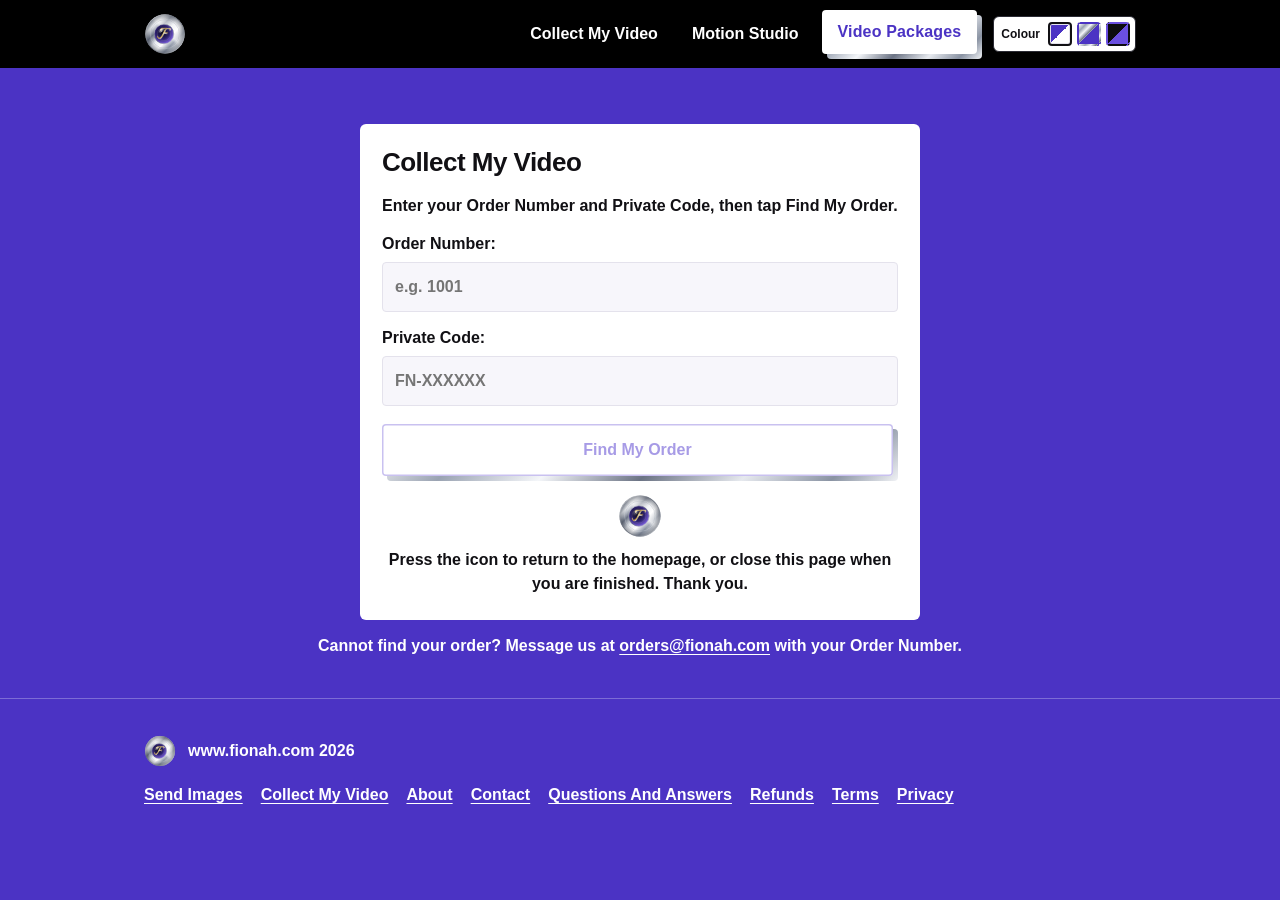
<file: get.html>
<!DOCTYPE html>
<html lang="en">
<head>
<meta charset="utf-8">
<meta name="viewport" content="width=device-width, initial-scale=1">
<title>fionah — Collect My Video</title>
<link rel="preconnect" href="https://fonts.googleapis.com">
<link rel="preconnect" href="https://fonts.gstatic.com" crossorigin>
<link href="https://fonts.googleapis.com/css2?family=Arimo:wght@400;700&display=swap" rel="stylesheet">
<meta name="description" content="Enter your order code to download your fionah video.">
<meta name="theme-color" content="#000000">
<link rel="icon" type="image/svg+xml" href="favicon.svg">
<link rel="icon" type="image/png" sizes="32x32" href="favicon-32.png">
<link rel="shortcut icon" href="favicon.ico">
<link rel="apple-touch-icon" href="apple-touch-icon.png">
<script>try{document.documentElement.dataset.look=localStorage.getItem("fionah-theme")||"pastel"}catch(e){}</script>
<style>
  /* =========================================================
     fionah — minimal design system
     Font: Arial everywhere, logo included
     Look: sharp corners, thin lines, deep purple buttons
           with a chrome-silver shadow
     ========================================================= */
  :root, [data-look="pastel"]{          /* "Purple / white" — the default look */
    --bg:#4B33C4; --bg2:#432DB0; --card:#FFFFFF; --ink:#FFFFFF; --muted:#FFFFFF; --line:rgba(255,255,255,.28);
    --accent:#FFFFFF; --accent-hover:#EEEAFB; --accent-ink:#4B33C4; --logo-ink:#FFFFFF;
  }
  [data-look="classic"]{                /* "Classic" — crisp white + black */
    --bg:#D6DAE0; --bg2:#E4E7EC; --card:#FFFFFF; --ink:#0A0A0A; --muted:#0A0A0A; --line:#B9BFC9;
    --accent:#4B33C4; --accent-hover:#3A2699; --accent-ink:#FFFFFF; --logo-ink:#0A0A0A;
  }
  [data-look="night"]{                  /* "Night" — dark + lighter purple */
    --bg:#0C0C10; --bg2:#121218; --card:#16161D; --ink:#F4F2EE; --muted:#F4F2EE; --line:#2A2A33;
    --accent:#6A4FE0; --accent-hover:#7D65EA; --accent-ink:#FFFFFF; --logo-ink:#FFFFFF;
  }
  :root{
    --chrome:linear-gradient(135deg,#FFFFFF 0%,#9AA3B2 18%,#F4F6F9 36%,#6B7384 54%,#E6E9EE 72%,#8A93A3 88%,#F0F2F5 100%);
    --r:4px;        /* sharp corners */
    --r-lg:6px;
  }
  *{box-sizing:border-box}
  html{scroll-behavior:smooth}
  body{margin:0;background:var(--bg);color:var(--ink);font-family:Arial,Arimo,Helvetica,sans-serif;font-size:16px;line-height:1.6;transition:background .3s,color .3s;-webkit-font-smoothing:antialiased}
  a{color:inherit}
  .wrap{max-width:1040px;margin:0 auto;padding:0 24px}
  h1,h2,h3{font-family:Arial,Arimo,Helvetica,sans-serif;font-weight:700;line-height:1.1;margin:0;letter-spacing:-.02em}
  h1{font-size:clamp(34px,6vw,60px);letter-spacing:-.035em}
  h2{font-size:clamp(26px,4vw,40px);margin-bottom:12px}
  h3{font-size:18px}
  p{margin:0}
  .muted{color:var(--muted)}
  .eyebrow{display:inline-block;font-size:12px;font-weight:700;letter-spacing:.14em;text-transform:uppercase;color:var(--accent);margin-bottom:14px}
  [data-look="night"] .eyebrow{color:#A996FF}

  /* buttons: sharp, deep purple, chrome-silver shadow */
  .btn{position:relative;z-index:0;display:inline-flex;align-items:center;justify-content:center;gap:8px;border-radius:var(--r);padding:14px 24px;font-weight:700;font-size:15px;letter-spacing:.01em;text-decoration:none;border:1.5px solid transparent;cursor:pointer;font-family:inherit;transition:transform .15s,background .15s}
  .btn-main{background:transparent;color:var(--accent-ink);margin:0 5px 5px 0}
  .btn-main::after{content:"";position:absolute;inset:0;border-radius:inherit;background:var(--accent);z-index:-1;transition:background .15s}
  .btn-main::before{content:"";position:absolute;inset:0;border-radius:inherit;background:var(--chrome);transform:translate(5px,5px);z-index:-2;transition:transform .15s}
  .btn-main:hover::after{background:var(--accent-hover)}
  .btn-main:hover::before{transform:translate(3px,3px)}
  .btn-main:active{transform:translate(3px,3px)}
  .btn-main:active::before{transform:translate(2px,2px)}
  .btn-ghost{background:transparent;border-color:var(--ink);color:var(--ink);margin:0 5px 5px 0}
  .btn-ghost:hover{background:var(--ink);color:var(--bg)}
  .btn[aria-disabled="true"]{cursor:not-allowed}

  /* nav — light, no black bar */
  nav{position:sticky;top:0;z-index:20;background:color-mix(in srgb,var(--bg) 88%,transparent);backdrop-filter:blur(10px);-webkit-backdrop-filter:blur(10px);border-bottom:1px solid var(--line)}
  nav .wrap{display:flex;align-items:center;justify-content:space-between;height:68px}

  /* fionah logo: chrome lens + bold Arial name (purple "f") */
  .logo{display:inline-flex;align-items:center;gap:9px;text-decoration:none;color:inherit}
  .logo img{flex:none}
  .logo .wm{display:inline-flex;align-items:baseline;font-family:Arial,Arimo,Helvetica,sans-serif;font-weight:700;letter-spacing:-.04em;line-height:1;white-space:nowrap}
  .logo .f{background:linear-gradient(160deg,#8A6CF0 0%,#5A44C4 45%,#2E2270 100%);-webkit-background-clip:text;background-clip:text;color:transparent;padding-right:.04em}
  .logo .rest{color:var(--logo-ink,#111014)}
  .logo.md img{width:42px;height:42px}
  .logo.md .wm{font-size:28px}
  .logo.sm img{width:32px;height:32px}
  .logo.sm .wm{font-size:22px}
  [data-look="night"] .logo .f{background-image:linear-gradient(160deg,#C9BCFF 0%,#8A6CF0 100%)}
  .navlinks{display:flex;gap:10px;align-items:center}
  .navlinks a.l{padding:8px 12px;text-decoration:none;font-size:14px;color:var(--muted)}
  .navlinks a.l:hover{color:var(--ink)}
  @media (max-width:640px){.navlinks a.l{display:none}}
  .navlinks .btn{padding:10px 16px;font-size:14px}

  /* hero */
  .hero{padding:72px 0 64px}
  .hero .grid{display:grid;grid-template-columns:1.05fr .95fr;gap:56px;align-items:center}
  @media (max-width:820px){.hero{padding:44px 0 48px}.hero .grid{grid-template-columns:1fr;gap:40px}}
  .hero p.lead{font-size:18px;color:var(--muted);margin:20px 0 30px;max-width:500px}
  .hero .ctas{display:flex;gap:12px;flex-wrap:wrap;margin-top:30px}
  .trust{display:flex;gap:10px 22px;flex-wrap:wrap;margin-top:26px;font-size:13px;color:var(--muted)}
  .trust span::before{content:"";display:inline-block;width:6px;height:6px;background:var(--accent);margin-right:8px;vertical-align:middle}

  /* demo (gentle zoom & glide, like the real videos) */
  .demo{position:relative;aspect-ratio:4/5;border-radius:var(--r-lg);overflow:hidden;background:var(--bg2);border:1px solid var(--line);max-width:420px;justify-self:center;width:100%}
  .scene{position:absolute;inset:0;opacity:0;animation:fade 36s infinite}
  .scene img{width:100%;height:100%;object-fit:cover;display:block;animation:kb1 36s infinite ease-in-out}
  .scene:nth-child(2){animation-delay:4s}.scene:nth-child(2) img{animation-delay:4s;animation-name:kb2}
  .scene:nth-child(3){animation-delay:8s}.scene:nth-child(3) img{animation-delay:8s;animation-name:kb3}
  .scene:nth-child(4){animation-delay:12s}.scene:nth-child(4) img{animation-delay:12s;animation-name:kb1}
  .scene:nth-child(5){animation-delay:16s}.scene:nth-child(5) img{animation-delay:16s;animation-name:kb2}
  .scene:nth-child(6){animation-delay:20s}.scene:nth-child(6) img{animation-delay:20s;animation-name:kb3}
  .scene:nth-child(7){animation-delay:24s}.scene:nth-child(7) img{animation-delay:24s;animation-name:kb1}
  .scene:nth-child(8){animation-delay:28s}.scene:nth-child(8) img{animation-delay:28s;animation-name:kb2}
  .scene:nth-child(9){animation-delay:32s}.scene:nth-child(9) img{animation-delay:32s;animation-name:kb3}
  @keyframes fade{0%{opacity:0}3.33%{opacity:1}11.11%{opacity:1}14.44%{opacity:0}100%{opacity:0}}
  @keyframes kb1{0%{transform:scale(1)}14.44%{transform:scale(1.12) translate(2%,-1%)}100%{transform:scale(1.12) translate(2%,-1%)}}
  @keyframes kb2{0%{transform:scale(1.1) translateX(3%)}14.44%{transform:scale(1.1) translateX(-3%)}100%{transform:scale(1.1) translateX(-3%)}}
  @keyframes kb3{0%{transform:scale(1.13)}14.44%{transform:scale(1.0)}100%{transform:scale(1.0)}}
  .demo .cap{position:absolute;left:0;right:0;bottom:0;padding:24px 22px 20px;background:linear-gradient(180deg,transparent,rgba(10,10,14,.62));color:#fff}
  .demo .cap b{font-size:20px;font-weight:700;letter-spacing:-.01em;display:block}
  .demo .cap small{font-size:13px}

  section{padding:80px 0;border-top:1px solid var(--line)}
  @media (max-width:820px){section{padding:56px 0}}
  .center{text-align:center}
  .sub{max-width:560px;margin:0 auto 40px;color:var(--muted)}

  /* steps */
  .cards{display:grid;grid-template-columns:repeat(3,1fr);gap:0;border:1px solid var(--line);border-radius:var(--r-lg);background:var(--card);overflow:hidden}
  @media (max-width:820px){.cards{grid-template-columns:1fr}}
  .card{padding:30px 28px;border-right:1px solid var(--line)}
  .card:last-child{border-right:none}
  @media (max-width:820px){.card{border-right:none;border-bottom:1px solid var(--line)}.card:last-child{border-bottom:none}}
  .card .num{display:block;font-size:13px;font-weight:700;letter-spacing:.1em;color:var(--accent);margin-bottom:18px}
  [data-look="night"] .card .num{color:#A996FF}
  .card p{color:var(--muted);margin-top:8px;font-size:15px}

  /* made for */
  .chips{display:flex;flex-wrap:wrap;gap:8px;justify-content:center;max-width:820px;margin:0 auto}
  .chip{border:1px solid var(--line);background:var(--card);border-radius:var(--r);padding:9px 14px;font-size:14px}

  /* pricing */
  .prices{display:grid;grid-template-columns:repeat(3,1fr);gap:20px;align-items:stretch}
  @media (max-width:880px){.prices{grid-template-columns:1fr}}
  .price{background:var(--card);border:1px solid var(--line);border-radius:var(--r-lg);padding:30px 28px;display:flex;flex-direction:column;position:relative}
  .price{border:2px solid var(--accent) !important}
  [data-look="night"] .price{border-color:#8A6CF0 !important}
  .price .tag{position:absolute;top:-12px;left:26px;background:var(--accent);color:var(--accent-ink);font-size:11px;font-weight:700;letter-spacing:.08em;text-transform:uppercase;border-radius:var(--r);padding:5px 10px}
  .price .amt{font-size:44px;font-weight:700;letter-spacing:-.03em;margin:14px 0 4px;line-height:1.1;min-height:50px;display:flex;align-items:baseline;gap:6px;white-space:nowrap}
  .price .amt small{font-size:16px;color:var(--muted);letter-spacing:0}
  .price .nzwait{font-size:18px;letter-spacing:0;color:var(--muted)}
  .nznote{text-align:center;color:var(--muted);font-size:13.5px;max-width:560px;margin:22px auto 0}
  .price ul{list-style:none;padding:0;margin:18px 0 26px;flex:1;border-top:1px solid var(--line)}
  .price li{padding:10px 0 10px 24px;position:relative;font-size:15px;border-bottom:1px solid var(--line)}
  .price li::before{content:"";position:absolute;left:2px;top:17px;width:9px;height:5px;border-left:2px solid var(--accent);border-bottom:2px solid var(--accent);transform:rotate(-45deg)}
  [data-look="night"] .price li::before{border-color:#A996FF}
  .price .btn{width:calc(100% - 5px)}
  .cur{display:inline-flex;margin:6px 0 40px;border:1.5px solid var(--accent);border-radius:var(--r);overflow:hidden}
  .cur button{font:inherit;font-weight:700;font-size:15px;padding:10px 26px;border:none;background:transparent;color:var(--ink);cursor:pointer;min-width:90px}
  .cur button.on{background:var(--accent);color:var(--accent-ink)}
  .secure{text-align:center;margin-top:26px;font-size:13px;color:var(--muted)}
  .soon{font-size:12.5px;color:var(--muted);text-align:center;margin-top:10px;min-height:18px}

  /* free app band */
  .band{border:1px solid var(--line);background:var(--card);border-radius:var(--r-lg);padding:40px;display:flex;gap:24px;align-items:center;justify-content:space-between;flex-wrap:wrap}
  .band p{color:var(--muted);margin-top:8px;max-width:520px}
  @media (max-width:640px){.band{padding:28px 22px}}

  /* faq */
  .faq{border-top:1px solid var(--line)}
  details{border-bottom:1px solid var(--line);padding:20px 2px}
  summary{cursor:pointer;font-weight:700;list-style:none;padding-right:28px;position:relative}
  summary::-webkit-details-marker{display:none}
  summary::after{content:"+";position:absolute;right:0;top:-3px;color:var(--accent);font-size:22px;font-weight:400}
  [data-look="night"] summary::after{color:#A996FF}
  details[open] summary::after{content:"–"}
  details p{color:var(--muted);margin-top:10px}

  footer{padding:36px 0 90px;border-top:1px solid var(--line);font-size:14px;color:var(--muted)}
  footer a{color:var(--ink)}
  footer .wrap{display:flex;justify-content:space-between;align-items:center;gap:16px;flex-wrap:wrap}

  /* theme switcher (Cream / Classic / Night) */
  .themer{display:flex;gap:5px;background:#FFFFFF;border:1px solid #2A2A33;padding:5px;border-radius:var(--r-lg);flex:none}
  .themer button{width:24px;height:24px;border-radius:var(--r);border:2px solid transparent;cursor:pointer;padding:0;outline-offset:2px}
  .themer button.on{border-color:#111014}
  .themer .t1{background:linear-gradient(135deg,#4B33C4 50%,#FFFFFF 50%);box-shadow:inset 0 0 0 1px #E4E2EC}
  .themer .t2{background:linear-gradient(135deg,#FFFFFF 0%,#9AA3B2 18%,#F4F6F9 32%,#6B7384 46%,#E6E9EE 50%,#4B33C4 50%)}
  .themer .t3{background:linear-gradient(135deg,#0C0C10 50%,#6A4FE0 50%)}
  /* black top bar (all themes) */
  nav{background:#000 !important;border-bottom:none;backdrop-filter:none;-webkit-backdrop-filter:none}
  nav .navlinks a.l{color:#fff;font-size:16px}
  nav .navlinks a.l:hover{color:#C9BCFF}
  /* one text size and one darkness everywhere, except headings and prices */
  body *:not(h1):not(h2):not(h3):not(h1 *):not(h2 *):not(h3 *):not(.amt){font-size:16px !important;line-height:1.5}
  .trust span::before{width:8px;height:8px}
  .secure,.nznote{max-width:760px;margin-left:auto;margin-right:auto}
  [data-look="classic"] body{background:linear-gradient(160deg,#F4F6F9 0%,#C3C8D0 22%,#EEF0F3 42%,#AEB4BE 62%,#E6E9EE 82%,#BFC5CE 100%) fixed}
  /* white boxes keep dark words and purple buttons (all themes) */
  .price,.band{--ink:#111014;--muted:#111014;--line:#E4E2EC;--accent:#4B33C4;--accent-hover:#3A2699;--accent-ink:#FFFFFF;color:#111014}
  [data-look="night"] .price,[data-look="night"] .band{--ink:#F4F2EE;--muted:#F4F2EE;--line:#2A2A33;--accent:#6A4FE0;--accent-hover:#7D65EA;color:#F4F2EE}
  [data-look="pastel"] .price{border-color:#FFFFFF !important}
  [data-look="pastel"] .price .tag{background:#111014;color:#fff}
  /* promise line, drawers, steps, footer links */
  .promise{font-size:18px !important;margin-top:16px;max-width:520px}
  details.drawer{border:none;padding:0}
  details.drawer>summary{display:flex;align-items:center;justify-content:center;gap:12px;padding-right:0}
  details.drawer>summary h2{margin:0}
  details.drawer>summary::after{position:static;font-size:30px !important;line-height:1;color:var(--ink)}
  details.drawer>summary::before{content:"Tap to view";order:2;font-size:13px !important;opacity:.85}
  details.drawer[open]>summary::before{content:"Tap to close"}
  .steps{list-style:none;counter-reset:s;padding:0;margin:28px auto 0;max-width:720px;display:grid;gap:12px}
  .steps li{counter-increment:s;background:var(--card);color:#111014;border-radius:var(--r-lg);padding:18px 20px 18px 64px;position:relative;display:flex;flex-direction:column;gap:4px}
  [data-look="night"] .steps li{color:#F4F2EE}
  .steps li::before{content:counter(s);position:absolute;left:18px;top:16px;width:32px;height:32px;border-radius:var(--r);background:#4B33C4;color:#fff;display:grid;place-items:center}
  #faq .faq{max-width:760px;margin:22px auto 0;background:var(--card);color:#111014;border-radius:var(--r-lg);padding:4px 22px;border-top:none}
  [data-look="night"] #faq .faq{color:#F4F2EE}
  #faq .faq details{border-bottom:1px solid #E4E2EC}
  [data-look="night"] #faq .faq details{border-color:#2A2A33}
  #faq .faq details:last-child{border-bottom:none}
  #faq .faq summary::after{color:#4B33C4}
  #faq .faq p{color:inherit}
  .flinks{display:flex;gap:6px 18px;flex-wrap:wrap}
  .flinks a{color:var(--ink);text-decoration:underline;text-underline-offset:3px}
  /* currency: chosen = solid with a tick, other = outline */
  .cur{gap:8px;border:none;overflow:visible}
  .cur button{border:2px solid var(--accent);border-radius:var(--r);background:transparent;color:var(--ink);opacity:.8}
  .cur button.on{background:var(--accent);color:var(--accent-ink);opacity:1}
  .cur button.on::before{content:"✓ "}
  /* more room above "Standard" for the MOST POPULAR tag */
  .price.best{padding-top:44px}
  .price .tag{top:-14px}
  /* policies page */
  .pol{padding:56px 0 40px}
  .pol h1{margin-bottom:6px}
  .pol .upd{opacity:.85;margin-bottom:18px}
  .pol section{background:var(--card);color:#111014;border:none;border-radius:var(--r-lg);padding:26px 26px 22px;margin:18px auto;max-width:760px;scroll-margin-top:90px}
  [data-look="night"] .pol section{color:#F4F2EE}
  .pol section h2{font-size:26px;margin-bottom:10px;color:inherit}
  .pol section p{margin:0 0 10px}
  .pol section ul{margin:0;padding-left:20px;display:grid;gap:8px}
  .pol h1,.pol .upd{max-width:760px;margin-left:auto;margin-right:auto}
  .themer{align-items:center}
  .themer .tl{color:#111014;font-size:12px !important;padding:0 3px 0 2px;line-height:1}
  /* no blue tap flash or blue focus ring; keyboard users still see a ring, in purple */
  *{-webkit-tap-highlight-color:transparent}
  a:focus,button:focus,summary:focus,input:focus,select:focus,[tabindex]:focus{outline:none}
  a:focus-visible,button:focus-visible,summary:focus-visible,input:focus-visible,select:focus-visible{outline:2px solid #8A6CF0;outline-offset:2px}
  input[type=range]{accent-color:#4B33C4}
  /* every word bold */
  body, body *{font-weight:700 !important}
</style>
<link rel="stylesheet" href="send.css">
<style id="tapfix">
  /* No grey/blue flash or leftover outline when tapping; outline stays for keyboard users */
  html{-webkit-tap-highlight-color:transparent}
  a,button,summary,label,[role="button"],.tile,.sbtn{-webkit-tap-highlight-color:transparent;-webkit-user-select:none;user-select:none;caret-color:transparent}
  :focus:not(:focus-visible){outline:none}
  summary:focus:not(:focus-visible){outline:none}
  input,textarea{-webkit-user-select:text;user-select:text;caret-color:auto}
</style>
<style id="navfit">.navlinks .btn{white-space:nowrap}@media (max-width:400px){.navlinks{gap:4px}.navlinks .btn{padding:8px 9px;font-size:13px}.themer{gap:2px;padding:3px}.themer button{width:20px;height:20px}}</style>
</head>
<body>
<nav>
  <div class="wrap">
    <a class="logo md" href="./" aria-label="fionah home"><img src="logo.svg" alt="fionah" width="40" height="40"></a>
    <div class="navlinks">
      <a class="l" href="get.html">Collect My Video</a>
      <a class="l" href="app/">Motion Studio</a>
      <a class="btn btn-main" href="./#pricing">Video Packages</a>
      <div class="themer" role="group" aria-label="Colour theme"><span class="tl">Colour</span>
        <button class="t1" data-t="pastel" title="Purple" aria-label="Purple theme"></button>
        <button class="t2" data-t="classic" title="Chrome" aria-label="Chrome theme"></button>
        <button class="t3" data-t="night" title="Night" aria-label="Night theme"></button>
      </div>
    </div>
  </div>
</nav>

<main class="pol">
  <div class="wrap">
<div class="sendbox getbox">
  <h2>Collect My Video</h2>
  <p class="bhelp">Enter your Order Number and Private Code, then tap Find My Order.</p>
  <form novalidate>
    <label for="gOrder">Order Number:</label>
    <input type="text" id="gOrder" maxlength="12" placeholder="e.g. 1001" inputmode="numeric" autocomplete="off">
    <p class="rcptnote" hidden>This looks like your Emailed Stripe Receipt Number. Your Order Number is shorter, for example 1001, and it was shown after you sent your photos.<br><br>Bought Motion Studio credits? You do not need this page. Your credits are already in the app.</p>
    <label for="gCode">Private Code:</label>
    <input type="text" id="gCode" maxlength="12" placeholder="FN-XXXXXX" autocomplete="off" autocapitalize="characters">
    <button type="submit" class="sbtn gbtn findbtn" disabled>Find My Order</button>
  </form>
  <div class="result"></div>
  <a class="toplens" href="./#top" aria-label="Back to the top of the home page"><img src="logo.svg" alt="" width="44" height="44"></a>
  <p class="lensnote">Press the icon to return to the homepage, or close this page when you are finished. Thank you.</p>
</div>
<p class="mailnote">Cannot find your order? Message us at <a class="mail" href="mailto:orders@fionah.com">orders@fionah.com</a> with your Order Number.</p>
  </div>
</main>

<footer>
  <div class="wrap">
    <div style="display:flex;align-items:center;gap:12px;flex-wrap:wrap"><a class="logo sm" href="./" aria-label="fionah home"><img src="logo.svg" alt="fionah" width="40" height="40"></a><span>www.fionah.com 2026</span></div>
    <div class="flinks"><a href="send.html">Send Images</a><a href="get.html">Collect My Video</a><a href="policies.html#about">About</a><a href="policies.html#contact">Contact</a><a href="qa.html">Questions And Answers</a><a href="policies.html#refunds">Refunds</a><a href="policies.html#terms">Terms</a><a href="policies.html#privacy">Privacy</a></div>
  </div>
</footer>

<script>
{
  const root = document.documentElement;
  const setT = t => { root.dataset.look = t; document.querySelectorAll('.themer button').forEach(b => b.classList.toggle('on', b.dataset.t === t)); try { localStorage.setItem('fionah-theme', t); } catch (e) {} };
  setT(root.dataset.look || 'pastel');
  document.querySelectorAll('.themer button').forEach(b => b.addEventListener('click', () => setT(b.dataset.t)));
}
</script>
<script src="send.js"></script>
<script src="mail.js"></script>
</body>
</html>
</file>
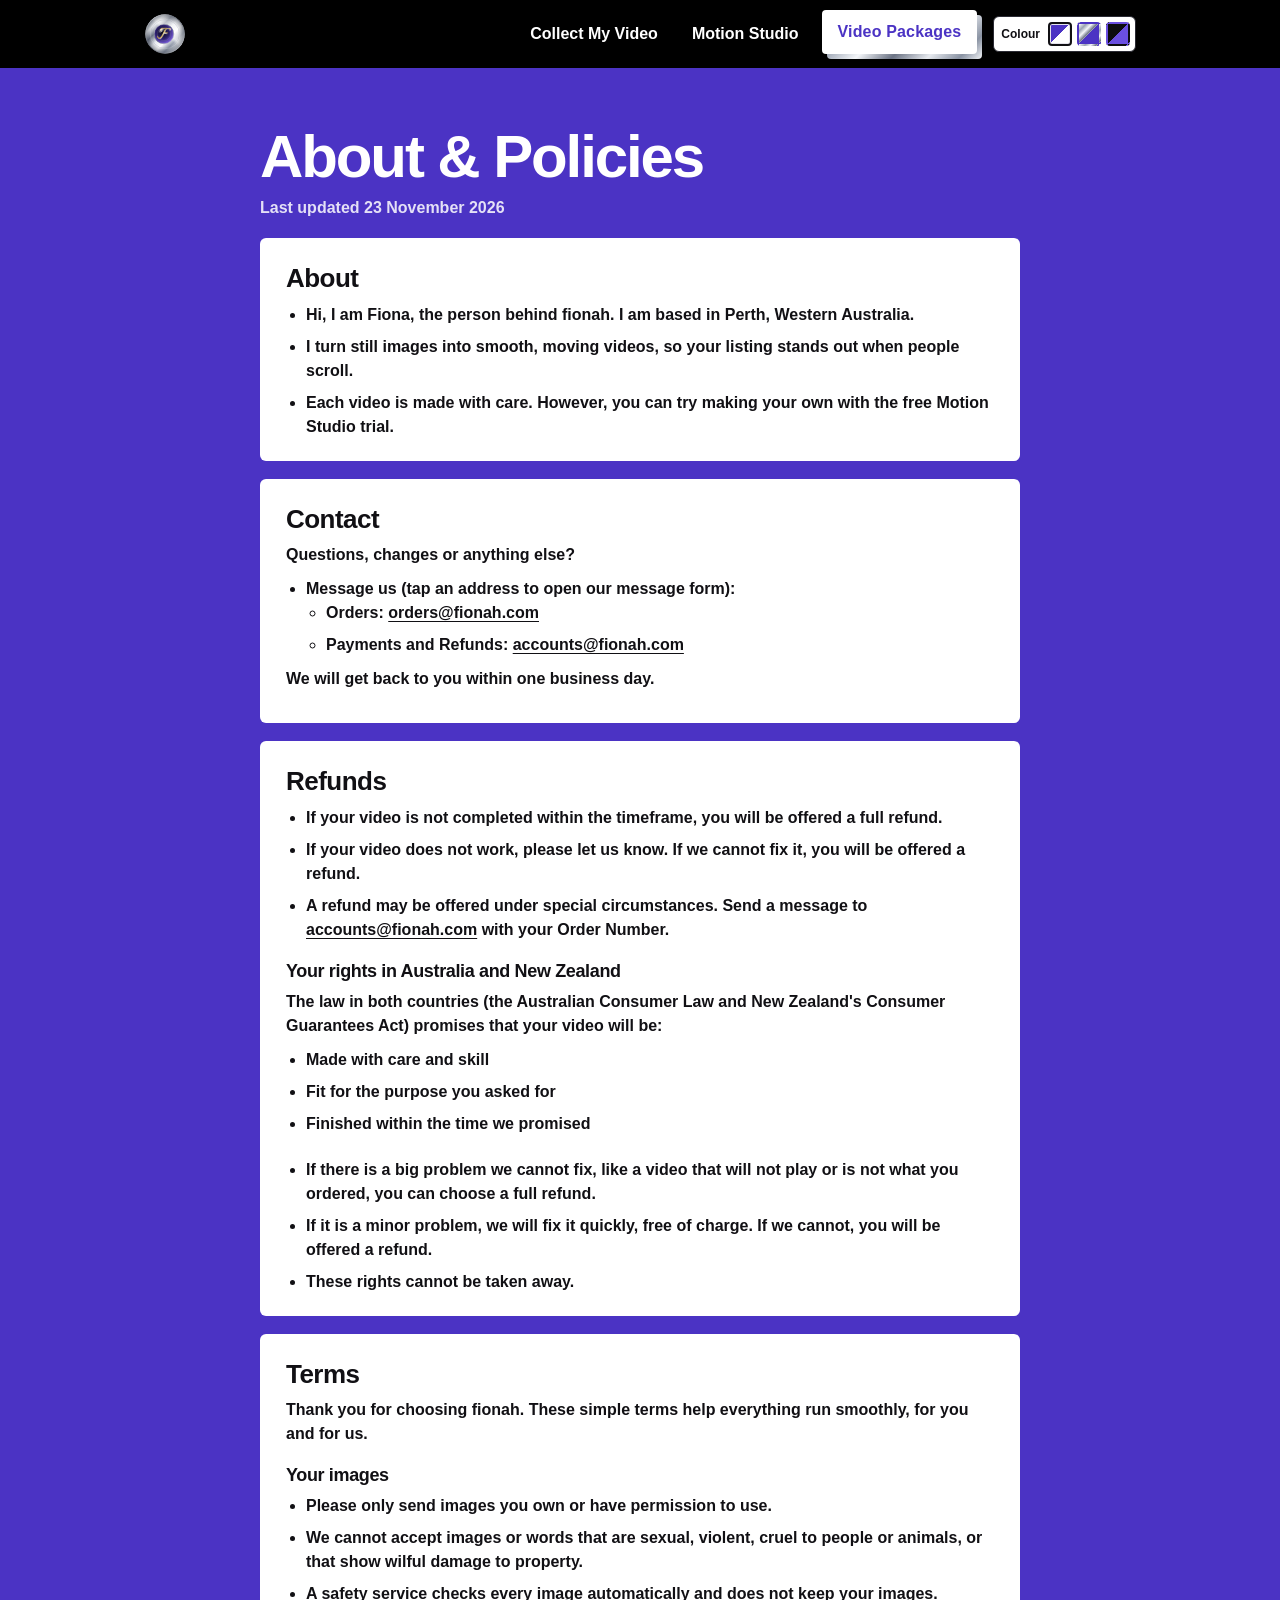
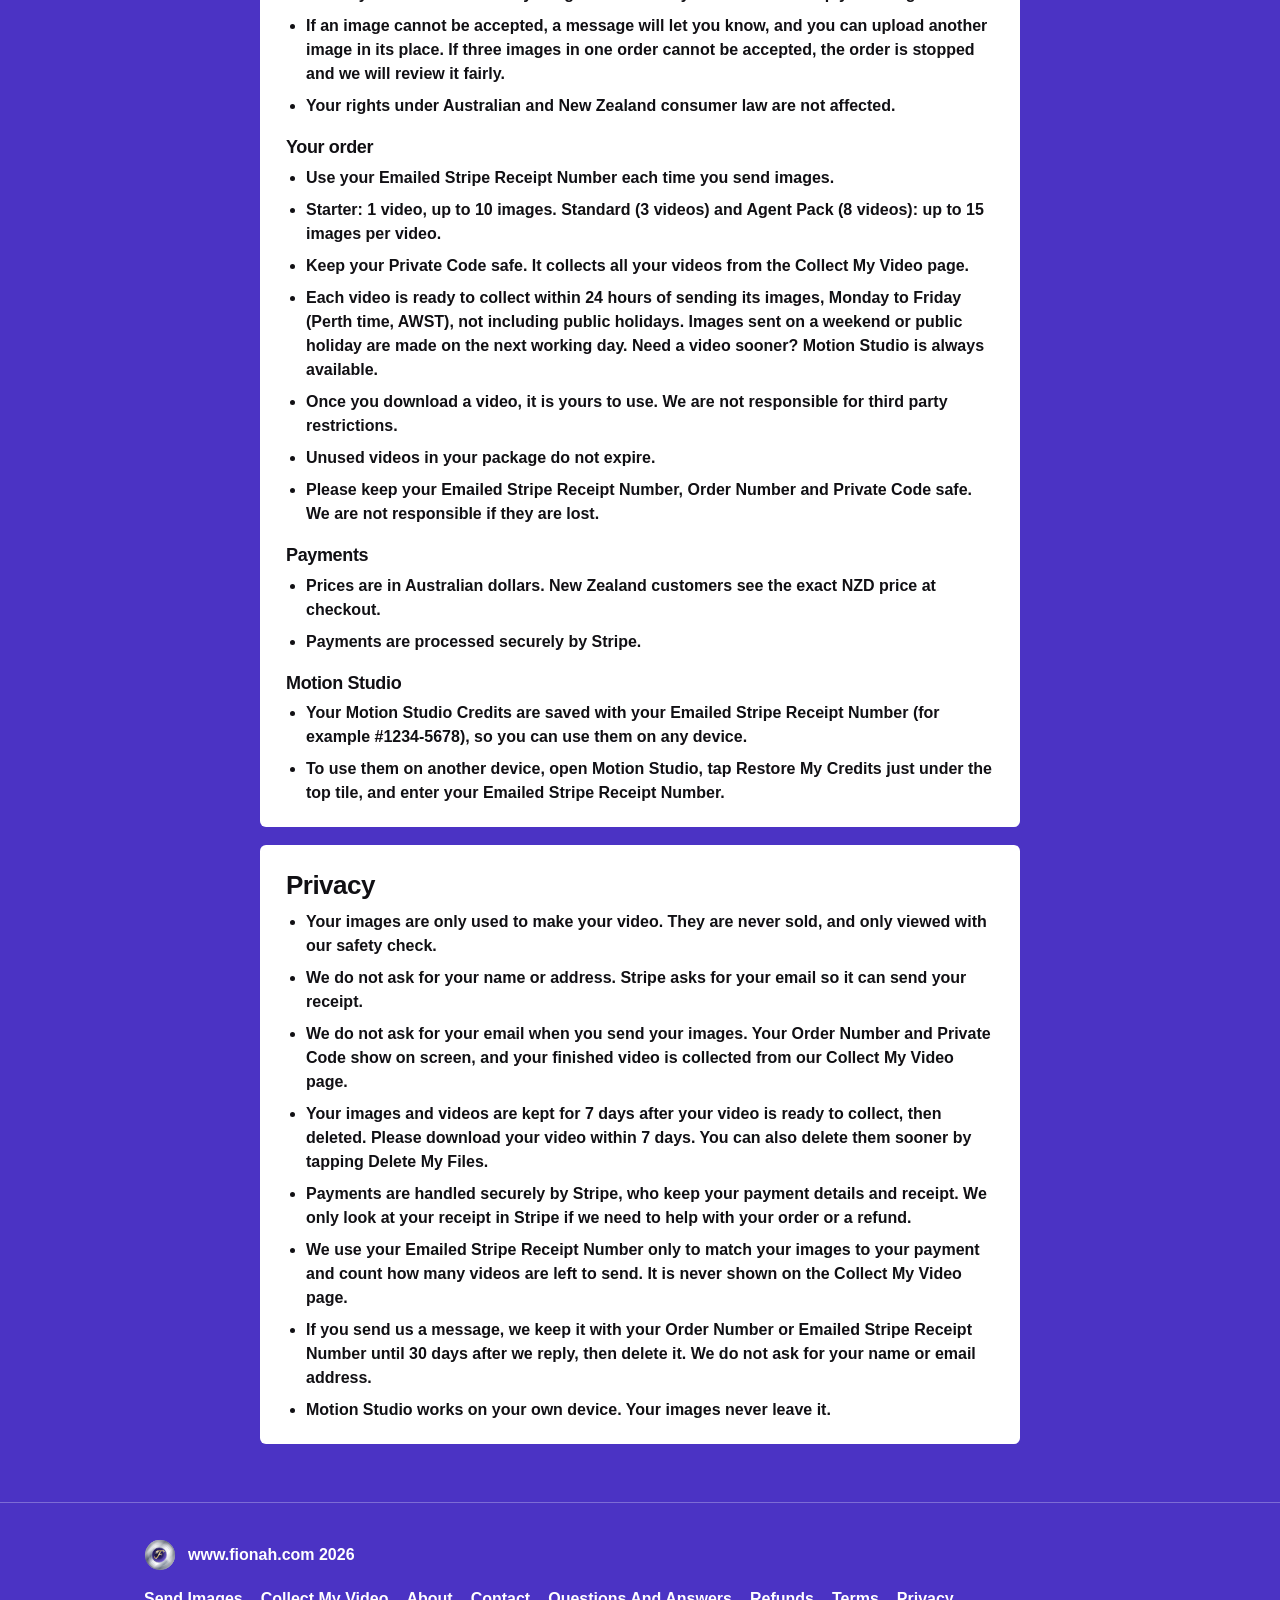
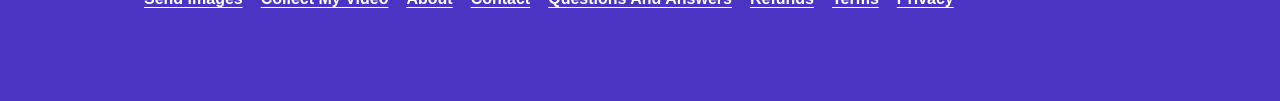
<file: policies.html>
<!DOCTYPE html>
<html lang="en">
<head>
<meta charset="utf-8">
<meta name="viewport" content="width=device-width, initial-scale=1">
<title>fionah — About &amp; policies</title>
<link rel="preconnect" href="https://fonts.googleapis.com">
<link rel="preconnect" href="https://fonts.gstatic.com" crossorigin>
<link href="https://fonts.googleapis.com/css2?family=Arimo:wght@400;700&display=swap" rel="stylesheet">
<meta name="description" content="About fionah, how to contact us, and our refund, terms and privacy policies.">
<meta name="theme-color" content="#000000">
<link rel="icon" type="image/svg+xml" href="favicon.svg">
<link rel="icon" type="image/png" sizes="32x32" href="favicon-32.png">
<link rel="shortcut icon" href="favicon.ico">
<link rel="apple-touch-icon" href="apple-touch-icon.png">
<script>try{document.documentElement.dataset.look=localStorage.getItem("fionah-theme")||"pastel"}catch(e){}</script>
<style>
  /* =========================================================
     fionah — minimal design system
     Font: Arial everywhere, logo included
     Look: sharp corners, thin lines, deep purple buttons
           with a chrome-silver shadow
     ========================================================= */
  :root, [data-look="pastel"]{          /* "Purple / white" — the default look */
    --bg:#4B33C4; --bg2:#432DB0; --card:#FFFFFF; --ink:#FFFFFF; --muted:#FFFFFF; --line:rgba(255,255,255,.28);
    --accent:#FFFFFF; --accent-hover:#EEEAFB; --accent-ink:#4B33C4; --logo-ink:#FFFFFF;
  }
  [data-look="classic"]{                /* "Classic" — crisp white + black */
    --bg:#D6DAE0; --bg2:#E4E7EC; --card:#FFFFFF; --ink:#0A0A0A; --muted:#0A0A0A; --line:#B9BFC9;
    --accent:#4B33C4; --accent-hover:#3A2699; --accent-ink:#FFFFFF; --logo-ink:#0A0A0A;
  }
  [data-look="night"]{                  /* "Night" — dark + lighter purple */
    --bg:#0C0C10; --bg2:#121218; --card:#16161D; --ink:#F4F2EE; --muted:#F4F2EE; --line:#2A2A33;
    --accent:#6A4FE0; --accent-hover:#7D65EA; --accent-ink:#FFFFFF; --logo-ink:#FFFFFF;
  }
  :root{
    --chrome:linear-gradient(135deg,#FFFFFF 0%,#9AA3B2 18%,#F4F6F9 36%,#6B7384 54%,#E6E9EE 72%,#8A93A3 88%,#F0F2F5 100%);
    --r:4px;        /* sharp corners */
    --r-lg:6px;
  }
  *{box-sizing:border-box}
  html{scroll-behavior:smooth}
  body{margin:0;background:var(--bg);color:var(--ink);font-family:Arial,Arimo,Helvetica,sans-serif;font-size:16px;line-height:1.6;transition:background .3s,color .3s;-webkit-font-smoothing:antialiased}
  a{color:inherit}
  .wrap{max-width:1040px;margin:0 auto;padding:0 24px}
  h1,h2,h3{font-family:Arial,Arimo,Helvetica,sans-serif;font-weight:700;line-height:1.1;margin:0;letter-spacing:-.02em}
  h1{font-size:clamp(34px,6vw,60px);letter-spacing:-.035em}
  h2{font-size:clamp(26px,4vw,40px);margin-bottom:12px}
  h3{font-size:18px}
  p{margin:0}
  .muted{color:var(--muted)}
  .eyebrow{display:inline-block;font-size:12px;font-weight:700;letter-spacing:.14em;text-transform:uppercase;color:var(--accent);margin-bottom:14px}
  [data-look="night"] .eyebrow{color:#A996FF}

  /* buttons: sharp, deep purple, chrome-silver shadow */
  .btn{position:relative;z-index:0;display:inline-flex;align-items:center;justify-content:center;gap:8px;border-radius:var(--r);padding:14px 24px;font-weight:700;font-size:15px;letter-spacing:.01em;text-decoration:none;border:1.5px solid transparent;cursor:pointer;font-family:inherit;transition:transform .15s,background .15s}
  .btn-main{background:transparent;color:var(--accent-ink);margin:0 5px 5px 0}
  .btn-main::after{content:"";position:absolute;inset:0;border-radius:inherit;background:var(--accent);z-index:-1;transition:background .15s}
  .btn-main::before{content:"";position:absolute;inset:0;border-radius:inherit;background:var(--chrome);transform:translate(5px,5px);z-index:-2;transition:transform .15s}
  .btn-main:hover::after{background:var(--accent-hover)}
  .btn-main:hover::before{transform:translate(3px,3px)}
  .btn-main:active{transform:translate(3px,3px)}
  .btn-main:active::before{transform:translate(2px,2px)}
  .btn-ghost{background:transparent;border-color:var(--ink);color:var(--ink);margin:0 5px 5px 0}
  .btn-ghost:hover{background:var(--ink);color:var(--bg)}
  .btn[aria-disabled="true"]{cursor:not-allowed}

  /* nav — light, no black bar */
  nav{position:sticky;top:0;z-index:20;background:color-mix(in srgb,var(--bg) 88%,transparent);backdrop-filter:blur(10px);-webkit-backdrop-filter:blur(10px);border-bottom:1px solid var(--line)}
  nav .wrap{display:flex;align-items:center;justify-content:space-between;height:68px}

  /* fionah logo: chrome lens + bold Arial name (purple "f") */
  .logo{display:inline-flex;align-items:center;gap:9px;text-decoration:none;color:inherit}
  .logo img{flex:none}
  .logo .wm{display:inline-flex;align-items:baseline;font-family:Arial,Arimo,Helvetica,sans-serif;font-weight:700;letter-spacing:-.04em;line-height:1;white-space:nowrap}
  .logo .f{background:linear-gradient(160deg,#8A6CF0 0%,#5A44C4 45%,#2E2270 100%);-webkit-background-clip:text;background-clip:text;color:transparent;padding-right:.04em}
  .logo .rest{color:var(--logo-ink,#111014)}
  .logo.md img{width:42px;height:42px}
  .logo.md .wm{font-size:28px}
  .logo.sm img{width:32px;height:32px}
  .logo.sm .wm{font-size:22px}
  [data-look="night"] .logo .f{background-image:linear-gradient(160deg,#C9BCFF 0%,#8A6CF0 100%)}
  .navlinks{display:flex;gap:10px;align-items:center}
  .navlinks a.l{padding:8px 12px;text-decoration:none;font-size:14px;color:var(--muted)}
  .navlinks a.l:hover{color:var(--ink)}
  @media (max-width:640px){.navlinks a.l{display:none}}
  .navlinks .btn{padding:10px 16px;font-size:14px}

  /* hero */
  .hero{padding:72px 0 64px}
  .hero .grid{display:grid;grid-template-columns:1.05fr .95fr;gap:56px;align-items:center}
  @media (max-width:820px){.hero{padding:44px 0 48px}.hero .grid{grid-template-columns:1fr;gap:40px}}
  .hero p.lead{font-size:18px;color:var(--muted);margin:20px 0 30px;max-width:500px}
  .hero .ctas{display:flex;gap:12px;flex-wrap:wrap;margin-top:30px}
  .trust{display:flex;gap:10px 22px;flex-wrap:wrap;margin-top:26px;font-size:13px;color:var(--muted)}
  .trust span::before{content:"";display:inline-block;width:6px;height:6px;background:var(--accent);margin-right:8px;vertical-align:middle}

  /* demo (gentle zoom & glide, like the real videos) */
  .demo{position:relative;aspect-ratio:4/5;border-radius:var(--r-lg);overflow:hidden;background:var(--bg2);border:1px solid var(--line);max-width:420px;justify-self:center;width:100%}
  .scene{position:absolute;inset:0;opacity:0;animation:fade 36s infinite}
  .scene img{width:100%;height:100%;object-fit:cover;display:block;animation:kb1 36s infinite ease-in-out}
  .scene:nth-child(2){animation-delay:4s}.scene:nth-child(2) img{animation-delay:4s;animation-name:kb2}
  .scene:nth-child(3){animation-delay:8s}.scene:nth-child(3) img{animation-delay:8s;animation-name:kb3}
  .scene:nth-child(4){animation-delay:12s}.scene:nth-child(4) img{animation-delay:12s;animation-name:kb1}
  .scene:nth-child(5){animation-delay:16s}.scene:nth-child(5) img{animation-delay:16s;animation-name:kb2}
  .scene:nth-child(6){animation-delay:20s}.scene:nth-child(6) img{animation-delay:20s;animation-name:kb3}
  .scene:nth-child(7){animation-delay:24s}.scene:nth-child(7) img{animation-delay:24s;animation-name:kb1}
  .scene:nth-child(8){animation-delay:28s}.scene:nth-child(8) img{animation-delay:28s;animation-name:kb2}
  .scene:nth-child(9){animation-delay:32s}.scene:nth-child(9) img{animation-delay:32s;animation-name:kb3}
  @keyframes fade{0%{opacity:0}3.33%{opacity:1}11.11%{opacity:1}14.44%{opacity:0}100%{opacity:0}}
  @keyframes kb1{0%{transform:scale(1)}14.44%{transform:scale(1.12) translate(2%,-1%)}100%{transform:scale(1.12) translate(2%,-1%)}}
  @keyframes kb2{0%{transform:scale(1.1) translateX(3%)}14.44%{transform:scale(1.1) translateX(-3%)}100%{transform:scale(1.1) translateX(-3%)}}
  @keyframes kb3{0%{transform:scale(1.13)}14.44%{transform:scale(1.0)}100%{transform:scale(1.0)}}
  .demo .cap{position:absolute;left:0;right:0;bottom:0;padding:24px 22px 20px;background:linear-gradient(180deg,transparent,rgba(10,10,14,.62));color:#fff}
  .demo .cap b{font-size:20px;font-weight:700;letter-spacing:-.01em;display:block}
  .demo .cap small{font-size:13px}

  section{padding:80px 0;border-top:1px solid var(--line)}
  @media (max-width:820px){section{padding:56px 0}}
  .center{text-align:center}
  .sub{max-width:560px;margin:0 auto 40px;color:var(--muted)}

  /* steps */
  .cards{display:grid;grid-template-columns:repeat(3,1fr);gap:0;border:1px solid var(--line);border-radius:var(--r-lg);background:var(--card);overflow:hidden}
  @media (max-width:820px){.cards{grid-template-columns:1fr}}
  .card{padding:30px 28px;border-right:1px solid var(--line)}
  .card:last-child{border-right:none}
  @media (max-width:820px){.card{border-right:none;border-bottom:1px solid var(--line)}.card:last-child{border-bottom:none}}
  .card .num{display:block;font-size:13px;font-weight:700;letter-spacing:.1em;color:var(--accent);margin-bottom:18px}
  [data-look="night"] .card .num{color:#A996FF}
  .card p{color:var(--muted);margin-top:8px;font-size:15px}

  /* made for */
  .chips{display:flex;flex-wrap:wrap;gap:8px;justify-content:center;max-width:820px;margin:0 auto}
  .chip{border:1px solid var(--line);background:var(--card);border-radius:var(--r);padding:9px 14px;font-size:14px}

  /* pricing */
  .prices{display:grid;grid-template-columns:repeat(3,1fr);gap:20px;align-items:stretch}
  @media (max-width:880px){.prices{grid-template-columns:1fr}}
  .price{background:var(--card);border:1px solid var(--line);border-radius:var(--r-lg);padding:30px 28px;display:flex;flex-direction:column;position:relative}
  .price{border:2px solid var(--accent) !important}
  [data-look="night"] .price{border-color:#8A6CF0 !important}
  .price .tag{position:absolute;top:-12px;left:26px;background:var(--accent);color:var(--accent-ink);font-size:11px;font-weight:700;letter-spacing:.08em;text-transform:uppercase;border-radius:var(--r);padding:5px 10px}
  .price .amt{font-size:44px;font-weight:700;letter-spacing:-.03em;margin:14px 0 4px;line-height:1.1;min-height:50px;display:flex;align-items:baseline;gap:6px;white-space:nowrap}
  .price .amt small{font-size:16px;color:var(--muted);letter-spacing:0}
  .price .nzwait{font-size:18px;letter-spacing:0;color:var(--muted)}
  .nznote{text-align:center;color:var(--muted);font-size:13.5px;max-width:560px;margin:22px auto 0}
  .price ul{list-style:none;padding:0;margin:18px 0 26px;flex:1;border-top:1px solid var(--line)}
  .price li{padding:10px 0 10px 24px;position:relative;font-size:15px;border-bottom:1px solid var(--line)}
  .price li::before{content:"";position:absolute;left:2px;top:17px;width:9px;height:5px;border-left:2px solid var(--accent);border-bottom:2px solid var(--accent);transform:rotate(-45deg)}
  [data-look="night"] .price li::before{border-color:#A996FF}
  .price .btn{width:calc(100% - 5px)}
  .cur{display:inline-flex;margin:6px 0 40px;border:1.5px solid var(--accent);border-radius:var(--r);overflow:hidden}
  .cur button{font:inherit;font-weight:700;font-size:15px;padding:10px 26px;border:none;background:transparent;color:var(--ink);cursor:pointer;min-width:90px}
  .cur button.on{background:var(--accent);color:var(--accent-ink)}
  .secure{text-align:center;margin-top:26px;font-size:13px;color:var(--muted)}
  .soon{font-size:12.5px;color:var(--muted);text-align:center;margin-top:10px;min-height:18px}

  /* free app band */
  .band{border:1px solid var(--line);background:var(--card);border-radius:var(--r-lg);padding:40px;display:flex;gap:24px;align-items:center;justify-content:space-between;flex-wrap:wrap}
  .band p{color:var(--muted);margin-top:8px;max-width:520px}
  @media (max-width:640px){.band{padding:28px 22px}}

  /* faq */
  .faq{border-top:1px solid var(--line)}
  details{border-bottom:1px solid var(--line);padding:20px 2px}
  summary{cursor:pointer;font-weight:700;list-style:none;padding-right:28px;position:relative}
  summary::-webkit-details-marker{display:none}
  summary::after{content:"+";position:absolute;right:0;top:-3px;color:var(--accent);font-size:22px;font-weight:400}
  [data-look="night"] summary::after{color:#A996FF}
  details[open] summary::after{content:"–"}
  details p{color:var(--muted);margin-top:10px}

  footer{padding:36px 0 90px;border-top:1px solid var(--line);font-size:14px;color:var(--muted)}
  footer a{color:var(--ink)}
  footer .wrap{display:flex;justify-content:space-between;align-items:center;gap:16px;flex-wrap:wrap}

  /* theme switcher (Cream / Classic / Night) */
  .themer{display:flex;gap:5px;background:#FFFFFF;border:1px solid #2A2A33;padding:5px;border-radius:var(--r-lg);flex:none}
  .themer button{width:24px;height:24px;border-radius:var(--r);border:2px solid transparent;cursor:pointer;padding:0;outline-offset:2px}
  .themer button.on{border-color:#111014}
  .themer .t1{background:linear-gradient(135deg,#4B33C4 50%,#FFFFFF 50%);box-shadow:inset 0 0 0 1px #E4E2EC}
  .themer .t2{background:linear-gradient(135deg,#FFFFFF 0%,#9AA3B2 18%,#F4F6F9 32%,#6B7384 46%,#E6E9EE 50%,#4B33C4 50%)}
  .themer .t3{background:linear-gradient(135deg,#0C0C10 50%,#6A4FE0 50%)}
  /* black top bar (all themes) */
  nav{background:#000 !important;border-bottom:none;backdrop-filter:none;-webkit-backdrop-filter:none}
  nav .navlinks a.l{color:#fff;font-size:16px}
  nav .navlinks a.l:hover{color:#C9BCFF}
  /* one text size and one darkness everywhere, except headings and prices */
  body *:not(h1):not(h2):not(h3):not(h1 *):not(h2 *):not(h3 *):not(.amt){font-size:16px !important;line-height:1.5}
  .trust span::before{width:8px;height:8px}
  .secure,.nznote{max-width:760px;margin-left:auto;margin-right:auto}
  [data-look="classic"] body{background:linear-gradient(160deg,#F4F6F9 0%,#C3C8D0 22%,#EEF0F3 42%,#AEB4BE 62%,#E6E9EE 82%,#BFC5CE 100%) fixed}
  /* white boxes keep dark words and purple buttons (all themes) */
  .price,.band{--ink:#111014;--muted:#111014;--line:#E4E2EC;--accent:#4B33C4;--accent-hover:#3A2699;--accent-ink:#FFFFFF;color:#111014}
  [data-look="night"] .price,[data-look="night"] .band{--ink:#F4F2EE;--muted:#F4F2EE;--line:#2A2A33;--accent:#6A4FE0;--accent-hover:#7D65EA;color:#F4F2EE}
  [data-look="pastel"] .price{border-color:#FFFFFF !important}
  [data-look="pastel"] .price .tag{background:#111014;color:#fff}
  /* promise line, drawers, steps, footer links */
  .promise{font-size:18px !important;margin-top:16px;max-width:520px}
  details.drawer{border:none;padding:0}
  details.drawer>summary{display:flex;align-items:center;justify-content:center;gap:12px;padding-right:0}
  details.drawer>summary h2{margin:0}
  details.drawer>summary::after{position:static;font-size:30px !important;line-height:1;color:var(--ink)}
  details.drawer>summary::before{content:"Tap to view";order:2;font-size:13px !important;opacity:.85}
  details.drawer[open]>summary::before{content:"Tap to close"}
  .steps{list-style:none;counter-reset:s;padding:0;margin:28px auto 0;max-width:720px;display:grid;gap:12px}
  .steps li{counter-increment:s;background:var(--card);color:#111014;border-radius:var(--r-lg);padding:18px 20px 18px 64px;position:relative;display:flex;flex-direction:column;gap:4px}
  [data-look="night"] .steps li{color:#F4F2EE}
  .steps li::before{content:counter(s);position:absolute;left:18px;top:16px;width:32px;height:32px;border-radius:var(--r);background:#4B33C4;color:#fff;display:grid;place-items:center}
  #faq .faq{max-width:760px;margin:22px auto 0;background:var(--card);color:#111014;border-radius:var(--r-lg);padding:4px 22px;border-top:none}
  [data-look="night"] #faq .faq{color:#F4F2EE}
  #faq .faq details{border-bottom:1px solid #E4E2EC}
  [data-look="night"] #faq .faq details{border-color:#2A2A33}
  #faq .faq details:last-child{border-bottom:none}
  #faq .faq summary::after{color:#4B33C4}
  #faq .faq p{color:inherit}
  .flinks{display:flex;gap:6px 18px;flex-wrap:wrap}
  .flinks a{color:var(--ink);text-decoration:underline;text-underline-offset:3px}
  /* currency: chosen = solid with a tick, other = outline */
  .cur{gap:8px;border:none;overflow:visible}
  .cur button{border:2px solid var(--accent);border-radius:var(--r);background:transparent;color:var(--ink);opacity:.8}
  .cur button.on{background:var(--accent);color:var(--accent-ink);opacity:1}
  .cur button.on::before{content:"✓ "}
  /* more room above "Standard" for the MOST POPULAR tag */
  .price.best{padding-top:44px}
  .price .tag{top:-14px}
  /* policies page */
  .pol{padding:56px 0 40px}
  .pol h1{margin-bottom:6px}
  .pol .upd{opacity:.85;margin-bottom:18px}
  .pol section{background:var(--card);color:#111014;border:none;border-radius:var(--r-lg);padding:26px 26px 22px;margin:18px auto;max-width:760px;scroll-margin-top:90px}
  [data-look="night"] .pol section{color:#F4F2EE}
  .pol section h2{font-size:26px;margin-bottom:10px;color:inherit}
  .pol section p{margin:0 0 10px}
  .pol section ul{margin:0;padding-left:20px;display:grid;gap:8px}
  .pol section h3{font-size:18px;margin:20px 0 8px}
  .pol section ul+p{margin-top:10px}
  .pol h1,.pol .upd{max-width:760px;margin-left:auto;margin-right:auto}
  .themer{align-items:center}
  .themer .tl{color:#111014;font-size:12px !important;padding:0 3px 0 2px;line-height:1}
  /* no blue tap flash or blue focus ring; keyboard users still see a ring, in purple */
  *{-webkit-tap-highlight-color:transparent}
  a:focus,button:focus,summary:focus,input:focus,select:focus,[tabindex]:focus{outline:none}
  a:focus-visible,button:focus-visible,summary:focus-visible,input:focus-visible,select:focus-visible{outline:2px solid #8A6CF0;outline-offset:2px}
  input[type=range]{accent-color:#4B33C4}
  /* every word bold */
  body, body *{font-weight:700 !important}
  a.mail{color:inherit;text-decoration:underline;text-underline-offset:3px;white-space:nowrap}
  .mailnote{text-align:center;margin:18px 0 8px;font-size:16px}
</style>
<style id="tapfix">
  /* No grey/blue flash or leftover outline when tapping; outline stays for keyboard users */
  html{-webkit-tap-highlight-color:transparent}
  a,button,summary,label,[role="button"],.tile,.sbtn{-webkit-tap-highlight-color:transparent;-webkit-user-select:none;user-select:none;caret-color:transparent}
  :focus:not(:focus-visible){outline:none}
  summary:focus:not(:focus-visible){outline:none}
  input,textarea{-webkit-user-select:text;user-select:text;caret-color:auto}
</style>
<style id="navfit">.navlinks .btn{white-space:nowrap}@media (max-width:400px){.navlinks{gap:4px}.navlinks .btn{padding:8px 9px;font-size:13px}.themer{gap:2px;padding:3px}.themer button{width:20px;height:20px}}</style>
</head>
<body>
<nav>
  <div class="wrap">
    <a class="logo md" href="./" aria-label="fionah home"><img src="logo.svg" alt="fionah" width="40" height="40"></a>
    <div class="navlinks">
      <a class="l" href="get.html">Collect My Video</a>
      <a class="l" href="app/">Motion Studio</a>
      <a class="btn btn-main" href="./#pricing">Video Packages</a>
      <div class="themer" role="group" aria-label="Colour theme"><span class="tl">Colour</span>
        <button class="t1" data-t="pastel" title="Purple" aria-label="Purple theme"></button>
        <button class="t2" data-t="classic" title="Chrome" aria-label="Chrome theme"></button>
        <button class="t3" data-t="night" title="Night" aria-label="Night theme"></button>
      </div>
    </div>
  </div>
</nav>

<main class="pol">
  <div class="wrap">
    <h1>About &amp; Policies</h1>
    <p class="upd">Last updated 23 November 2026</p>

    <section id="about">
      <h2>About</h2>
      <ul>
        <li>Hi, I am Fiona, the person behind fionah. I am based in Perth, Western Australia.</li>
        <li>I turn still images into smooth, moving videos, so your listing stands out when people scroll.</li>
        <li>Each video is made with care. However, you can try making your own with the free Motion Studio trial.</li>
      </ul>
    </section>

    <section id="contact">
      <h2>Contact</h2>
      <p>Questions, changes or anything else?</p>
      <ul>
        <li>Message us (tap an address to open our message form):
          <ul>
            <li>Orders: <a class="mail" href="mailto:orders@fionah.com">orders@fionah.com</a></li>
            <li>Payments and Refunds: <a class="mail" href="mailto:accounts@fionah.com">accounts@fionah.com</a></li>
          </ul>
        </li>
      </ul>
      <p>We will get back to you within one business day.</p>
    </section>

    <section id="refunds">
      <h2>Refunds</h2>
      <ul>
        <li>If your video is not completed within the timeframe, you will be offered a full refund.</li>
        <li>If your video does not work, please let us know. If we cannot fix it, you will be offered a refund.</li>
        <li>A refund may be offered under special circumstances. Send a message to <a class="mail" href="mailto:accounts@fionah.com">accounts@fionah.com</a> with your Order Number.</li>
      </ul>
      <h3>Your rights in Australia and New Zealand</h3>
      <p>The law in both countries (the Australian Consumer Law and New Zealand's Consumer Guarantees Act) promises that your video will be:</p>
      <ul>
        <li>Made with care and skill</li>
        <li>Fit for the purpose you asked for</li>
        <li>Finished within the time we promised</li>
      </ul>
      <ul style="margin-top:22px">
        <li>If there is a big problem we cannot fix, like a video that will not play or is not what you ordered, you can choose a full refund.</li>
        <li>If it is a minor problem, we will fix it quickly, free of charge. If we cannot, you will be offered a refund.</li>
        <li>These rights cannot be taken away.</li>
      </ul>
    </section>
    <section id="terms">
      <h2>Terms</h2>
      <p>Thank you for choosing fionah. These simple terms help everything run smoothly, for you and for us.</p>
      <h3>Your images</h3>
      <ul>
        <li>Please only send images you own or have permission to use.</li>
        <li>We cannot accept images or words that are sexual, violent, cruel to people or animals, or that show wilful damage to property.</li>
        <li>A safety service checks every image automatically and does not keep your images.</li>
        <li>If an image cannot be accepted, a message will let you know, and you can upload another image in its place. If three images in one order cannot be accepted, the order is stopped and we will review it fairly.</li>
        <li>Your rights under Australian and New Zealand consumer law are not affected.</li>
      </ul>
      <h3>Your order</h3>
      <ul>
        <li>Use your Emailed Stripe Receipt Number each time you send images.</li>
        <li>Starter: 1 video, up to 10 images. Standard (3 videos) and Agent Pack (8 videos): up to 15 images per video.</li>
        <li>Keep your Private Code safe. It collects all your videos from the Collect My Video page.</li>
        <li>Each video is ready to collect within 24 hours of sending its images, Monday to Friday (Perth time, AWST), not including public holidays. Images sent on a weekend or public holiday are made on the next working day. Need a video sooner? Motion Studio is always available.</li>
        <li>Once you download a video, it is yours to use. We are not responsible for third party restrictions.</li>
        <li>Unused videos in your package do not expire.</li>
        <li>Please keep your Emailed Stripe Receipt Number, Order Number and Private Code safe. We are not responsible if they are lost.</li>
      </ul>
      <h3>Payments</h3>
      <ul>
        <li>Prices are in Australian dollars. New Zealand customers see the exact NZD price at checkout.</li>
        <li>Payments are processed securely by Stripe.</li>
      </ul>
      <h3>Motion Studio</h3>
      <ul>
        <li>Your Motion Studio Credits are saved with your Emailed Stripe Receipt Number (for example #1234-5678), so you can use them on any device.</li>
        <li>To use them on another device, open Motion Studio, tap Restore My Credits just under the top tile, and enter your Emailed Stripe Receipt Number.</li>
      </ul>
    </section>

    <section id="privacy">
      <h2>Privacy</h2>
      <ul>
        <li>Your images are only used to make your video. They are never sold, and only viewed with our safety check.</li>
        <li>We do not ask for your name or address. Stripe asks for your email so it can send your receipt.</li>
        <li>We do not ask for your email when you send your images. Your Order Number and Private Code show on screen, and your finished video is collected from our Collect My Video page.</li>
        <li>Your images and videos are kept for 7 days after your video is ready to collect, then deleted. Please download your video within 7 days. You can also delete them sooner by tapping Delete My Files.</li>
        <li>Payments are handled securely by Stripe, who keep your payment details and receipt. We only look at your receipt in Stripe if we need to help with your order or a refund.</li>
        <li>We use your Emailed Stripe Receipt Number only to match your images to your payment and count how many videos are left to send. It is never shown on the Collect My Video page.</li>
        <li>If you send us a message, we keep it with your Order Number or Emailed Stripe Receipt Number until 30 days after we reply, then delete it. We do not ask for your name or email address.</li>
        <li>Motion Studio works on your own device. Your images never leave it.</li>
      </ul>
    </section>
  </div>
</main>

<footer>
  <div class="wrap">
    <div style="display:flex;align-items:center;gap:12px;flex-wrap:wrap"><a class="logo sm" href="./" aria-label="fionah home"><img src="logo.svg" alt="fionah" width="40" height="40"></a><span>www.fionah.com 2026</span></div>
    <div class="flinks"><a href="send.html">Send Images</a><a href="get.html">Collect My Video</a><a href="policies.html#about">About</a><a href="policies.html#contact">Contact</a><a href="qa.html">Questions And Answers</a><a href="policies.html#refunds">Refunds</a><a href="policies.html#terms">Terms</a><a href="policies.html#privacy">Privacy</a></div>
  </div>
</footer>

<script>
{
  const root = document.documentElement;
  const setT = t => { root.dataset.look = t; document.querySelectorAll('.themer button').forEach(b => b.classList.toggle('on', b.dataset.t === t)); try { localStorage.setItem('fionah-theme', t); } catch (e) {} };
  setT(root.dataset.look || 'pastel');
  document.querySelectorAll('.themer button').forEach(b => b.addEventListener('click', () => setT(b.dataset.t)));
}
</script>
<script src="mail.js"></script>
</body>
</html>
</file>
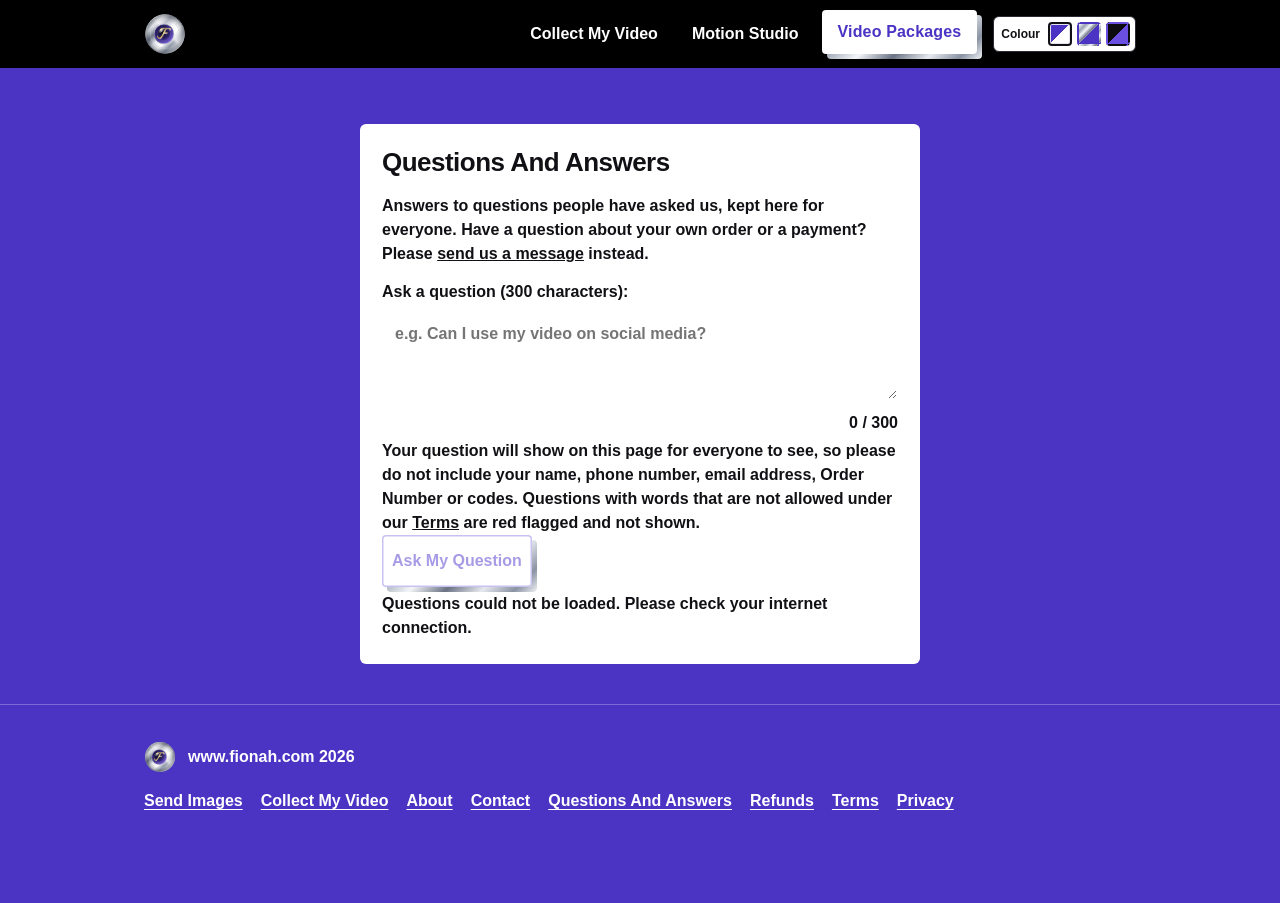
<file: qa.html>
<!DOCTYPE html>
<html lang="en">
<head>
<meta charset="utf-8">
<meta name="viewport" content="width=device-width, initial-scale=1">
<title>fionah — Questions And Answers</title>
<link rel="preconnect" href="https://fonts.googleapis.com">
<link rel="preconnect" href="https://fonts.gstatic.com" crossorigin>
<link href="https://fonts.googleapis.com/css2?family=Arimo:wght@400;700&display=swap" rel="stylesheet">
<meta name="description" content="Questions and answers about fionah property videos. Ask your own question.">
<meta name="theme-color" content="#000000">
<link rel="icon" type="image/svg+xml" href="favicon.svg">
<link rel="icon" type="image/png" sizes="32x32" href="favicon-32.png">
<link rel="shortcut icon" href="favicon.ico">
<link rel="apple-touch-icon" href="apple-touch-icon.png">
<script>try{document.documentElement.dataset.look=localStorage.getItem("fionah-theme")||"pastel"}catch(e){}</script>
<style>
  /* =========================================================
     fionah — minimal design system
     Font: Arial everywhere, logo included
     Look: sharp corners, thin lines, deep purple buttons
           with a chrome-silver shadow
     ========================================================= */
  :root, [data-look="pastel"]{          /* "Purple / white" — the default look */
    --bg:#4B33C4; --bg2:#432DB0; --card:#FFFFFF; --ink:#FFFFFF; --muted:#FFFFFF; --line:rgba(255,255,255,.28);
    --accent:#FFFFFF; --accent-hover:#EEEAFB; --accent-ink:#4B33C4; --logo-ink:#FFFFFF;
  }
  [data-look="classic"]{                /* "Classic" — crisp white + black */
    --bg:#D6DAE0; --bg2:#E4E7EC; --card:#FFFFFF; --ink:#0A0A0A; --muted:#0A0A0A; --line:#B9BFC9;
    --accent:#4B33C4; --accent-hover:#3A2699; --accent-ink:#FFFFFF; --logo-ink:#0A0A0A;
  }
  [data-look="night"]{                  /* "Night" — dark + lighter purple */
    --bg:#0C0C10; --bg2:#121218; --card:#16161D; --ink:#F4F2EE; --muted:#F4F2EE; --line:#2A2A33;
    --accent:#6A4FE0; --accent-hover:#7D65EA; --accent-ink:#FFFFFF; --logo-ink:#FFFFFF;
  }
  :root{
    --chrome:linear-gradient(135deg,#FFFFFF 0%,#9AA3B2 18%,#F4F6F9 36%,#6B7384 54%,#E6E9EE 72%,#8A93A3 88%,#F0F2F5 100%);
    --r:4px;        /* sharp corners */
    --r-lg:6px;
  }
  *{box-sizing:border-box}
  html{scroll-behavior:smooth}
  body{margin:0;background:var(--bg);color:var(--ink);font-family:Arial,Arimo,Helvetica,sans-serif;font-size:16px;line-height:1.6;transition:background .3s,color .3s;-webkit-font-smoothing:antialiased}
  a{color:inherit}
  .wrap{max-width:1040px;margin:0 auto;padding:0 24px}
  h1,h2,h3{font-family:Arial,Arimo,Helvetica,sans-serif;font-weight:700;line-height:1.1;margin:0;letter-spacing:-.02em}
  h1{font-size:clamp(34px,6vw,60px);letter-spacing:-.035em}
  h2{font-size:clamp(26px,4vw,40px);margin-bottom:12px}
  h3{font-size:18px}
  p{margin:0}
  .muted{color:var(--muted)}
  .eyebrow{display:inline-block;font-size:12px;font-weight:700;letter-spacing:.14em;text-transform:uppercase;color:var(--accent);margin-bottom:14px}
  [data-look="night"] .eyebrow{color:#A996FF}

  /* buttons: sharp, deep purple, chrome-silver shadow */
  .btn{position:relative;z-index:0;display:inline-flex;align-items:center;justify-content:center;gap:8px;border-radius:var(--r);padding:14px 24px;font-weight:700;font-size:15px;letter-spacing:.01em;text-decoration:none;border:1.5px solid transparent;cursor:pointer;font-family:inherit;transition:transform .15s,background .15s}
  .btn-main{background:transparent;color:var(--accent-ink);margin:0 5px 5px 0}
  .btn-main::after{content:"";position:absolute;inset:0;border-radius:inherit;background:var(--accent);z-index:-1;transition:background .15s}
  .btn-main::before{content:"";position:absolute;inset:0;border-radius:inherit;background:var(--chrome);transform:translate(5px,5px);z-index:-2;transition:transform .15s}
  .btn-main:hover::after{background:var(--accent-hover)}
  .btn-main:hover::before{transform:translate(3px,3px)}
  .btn-main:active{transform:translate(3px,3px)}
  .btn-main:active::before{transform:translate(2px,2px)}
  .btn-ghost{background:transparent;border-color:var(--ink);color:var(--ink);margin:0 5px 5px 0}
  .btn-ghost:hover{background:var(--ink);color:var(--bg)}
  .btn[aria-disabled="true"]{cursor:not-allowed}

  /* nav — light, no black bar */
  nav{position:sticky;top:0;z-index:20;background:color-mix(in srgb,var(--bg) 88%,transparent);backdrop-filter:blur(10px);-webkit-backdrop-filter:blur(10px);border-bottom:1px solid var(--line)}
  nav .wrap{display:flex;align-items:center;justify-content:space-between;height:68px}

  /* fionah logo: chrome lens + bold Arial name (purple "f") */
  .logo{display:inline-flex;align-items:center;gap:9px;text-decoration:none;color:inherit}
  .logo img{flex:none}
  .logo .wm{display:inline-flex;align-items:baseline;font-family:Arial,Arimo,Helvetica,sans-serif;font-weight:700;letter-spacing:-.04em;line-height:1;white-space:nowrap}
  .logo .f{background:linear-gradient(160deg,#8A6CF0 0%,#5A44C4 45%,#2E2270 100%);-webkit-background-clip:text;background-clip:text;color:transparent;padding-right:.04em}
  .logo .rest{color:var(--logo-ink,#111014)}
  .logo.md img{width:42px;height:42px}
  .logo.md .wm{font-size:28px}
  .logo.sm img{width:32px;height:32px}
  .logo.sm .wm{font-size:22px}
  [data-look="night"] .logo .f{background-image:linear-gradient(160deg,#C9BCFF 0%,#8A6CF0 100%)}
  .navlinks{display:flex;gap:10px;align-items:center}
  .navlinks a.l{padding:8px 12px;text-decoration:none;font-size:14px;color:var(--muted)}
  .navlinks a.l:hover{color:var(--ink)}
  @media (max-width:640px){.navlinks a.l{display:none}}
  .navlinks .btn{padding:10px 16px;font-size:14px}

  /* hero */
  .hero{padding:72px 0 64px}
  .hero .grid{display:grid;grid-template-columns:1.05fr .95fr;gap:56px;align-items:center}
  @media (max-width:820px){.hero{padding:44px 0 48px}.hero .grid{grid-template-columns:1fr;gap:40px}}
  .hero p.lead{font-size:18px;color:var(--muted);margin:20px 0 30px;max-width:500px}
  .hero .ctas{display:flex;gap:12px;flex-wrap:wrap;margin-top:30px}
  .trust{display:flex;gap:10px 22px;flex-wrap:wrap;margin-top:26px;font-size:13px;color:var(--muted)}
  .trust span::before{content:"";display:inline-block;width:6px;height:6px;background:var(--accent);margin-right:8px;vertical-align:middle}

  /* demo (gentle zoom & glide, like the real videos) */
  .demo{position:relative;aspect-ratio:4/5;border-radius:var(--r-lg);overflow:hidden;background:var(--bg2);border:1px solid var(--line);max-width:420px;justify-self:center;width:100%}
  .scene{position:absolute;inset:0;opacity:0;animation:fade 36s infinite}
  .scene img{width:100%;height:100%;object-fit:cover;display:block;animation:kb1 36s infinite ease-in-out}
  .scene:nth-child(2){animation-delay:4s}.scene:nth-child(2) img{animation-delay:4s;animation-name:kb2}
  .scene:nth-child(3){animation-delay:8s}.scene:nth-child(3) img{animation-delay:8s;animation-name:kb3}
  .scene:nth-child(4){animation-delay:12s}.scene:nth-child(4) img{animation-delay:12s;animation-name:kb1}
  .scene:nth-child(5){animation-delay:16s}.scene:nth-child(5) img{animation-delay:16s;animation-name:kb2}
  .scene:nth-child(6){animation-delay:20s}.scene:nth-child(6) img{animation-delay:20s;animation-name:kb3}
  .scene:nth-child(7){animation-delay:24s}.scene:nth-child(7) img{animation-delay:24s;animation-name:kb1}
  .scene:nth-child(8){animation-delay:28s}.scene:nth-child(8) img{animation-delay:28s;animation-name:kb2}
  .scene:nth-child(9){animation-delay:32s}.scene:nth-child(9) img{animation-delay:32s;animation-name:kb3}
  @keyframes fade{0%{opacity:0}3.33%{opacity:1}11.11%{opacity:1}14.44%{opacity:0}100%{opacity:0}}
  @keyframes kb1{0%{transform:scale(1)}14.44%{transform:scale(1.12) translate(2%,-1%)}100%{transform:scale(1.12) translate(2%,-1%)}}
  @keyframes kb2{0%{transform:scale(1.1) translateX(3%)}14.44%{transform:scale(1.1) translateX(-3%)}100%{transform:scale(1.1) translateX(-3%)}}
  @keyframes kb3{0%{transform:scale(1.13)}14.44%{transform:scale(1.0)}100%{transform:scale(1.0)}}
  .demo .cap{position:absolute;left:0;right:0;bottom:0;padding:24px 22px 20px;background:linear-gradient(180deg,transparent,rgba(10,10,14,.62));color:#fff}
  .demo .cap b{font-size:20px;font-weight:700;letter-spacing:-.01em;display:block}
  .demo .cap small{font-size:13px}

  section{padding:80px 0;border-top:1px solid var(--line)}
  @media (max-width:820px){section{padding:56px 0}}
  .center{text-align:center}
  .sub{max-width:560px;margin:0 auto 40px;color:var(--muted)}

  /* steps */
  .cards{display:grid;grid-template-columns:repeat(3,1fr);gap:0;border:1px solid var(--line);border-radius:var(--r-lg);background:var(--card);overflow:hidden}
  @media (max-width:820px){.cards{grid-template-columns:1fr}}
  .card{padding:30px 28px;border-right:1px solid var(--line)}
  .card:last-child{border-right:none}
  @media (max-width:820px){.card{border-right:none;border-bottom:1px solid var(--line)}.card:last-child{border-bottom:none}}
  .card .num{display:block;font-size:13px;font-weight:700;letter-spacing:.1em;color:var(--accent);margin-bottom:18px}
  [data-look="night"] .card .num{color:#A996FF}
  .card p{color:var(--muted);margin-top:8px;font-size:15px}

  /* made for */
  .chips{display:flex;flex-wrap:wrap;gap:8px;justify-content:center;max-width:820px;margin:0 auto}
  .chip{border:1px solid var(--line);background:var(--card);border-radius:var(--r);padding:9px 14px;font-size:14px}

  /* pricing */
  .prices{display:grid;grid-template-columns:repeat(3,1fr);gap:20px;align-items:stretch}
  @media (max-width:880px){.prices{grid-template-columns:1fr}}
  .price{background:var(--card);border:1px solid var(--line);border-radius:var(--r-lg);padding:30px 28px;display:flex;flex-direction:column;position:relative}
  .price{border:2px solid var(--accent) !important}
  [data-look="night"] .price{border-color:#8A6CF0 !important}
  .price .tag{position:absolute;top:-12px;left:26px;background:var(--accent);color:var(--accent-ink);font-size:11px;font-weight:700;letter-spacing:.08em;text-transform:uppercase;border-radius:var(--r);padding:5px 10px}
  .price .amt{font-size:44px;font-weight:700;letter-spacing:-.03em;margin:14px 0 4px;line-height:1.1;min-height:50px;display:flex;align-items:baseline;gap:6px;white-space:nowrap}
  .price .amt small{font-size:16px;color:var(--muted);letter-spacing:0}
  .price .nzwait{font-size:18px;letter-spacing:0;color:var(--muted)}
  .nznote{text-align:center;color:var(--muted);font-size:13.5px;max-width:560px;margin:22px auto 0}
  .price ul{list-style:none;padding:0;margin:18px 0 26px;flex:1;border-top:1px solid var(--line)}
  .price li{padding:10px 0 10px 24px;position:relative;font-size:15px;border-bottom:1px solid var(--line)}
  .price li::before{content:"";position:absolute;left:2px;top:17px;width:9px;height:5px;border-left:2px solid var(--accent);border-bottom:2px solid var(--accent);transform:rotate(-45deg)}
  [data-look="night"] .price li::before{border-color:#A996FF}
  .price .btn{width:calc(100% - 5px)}
  .cur{display:inline-flex;margin:6px 0 40px;border:1.5px solid var(--accent);border-radius:var(--r);overflow:hidden}
  .cur button{font:inherit;font-weight:700;font-size:15px;padding:10px 26px;border:none;background:transparent;color:var(--ink);cursor:pointer;min-width:90px}
  .cur button.on{background:var(--accent);color:var(--accent-ink)}
  .secure{text-align:center;margin-top:26px;font-size:13px;color:var(--muted)}
  .soon{font-size:12.5px;color:var(--muted);text-align:center;margin-top:10px;min-height:18px}

  /* free app band */
  .band{border:1px solid var(--line);background:var(--card);border-radius:var(--r-lg);padding:40px;display:flex;gap:24px;align-items:center;justify-content:space-between;flex-wrap:wrap}
  .band p{color:var(--muted);margin-top:8px;max-width:520px}
  @media (max-width:640px){.band{padding:28px 22px}}

  /* faq */
  .faq{border-top:1px solid var(--line)}
  details{border-bottom:1px solid var(--line);padding:20px 2px}
  summary{cursor:pointer;font-weight:700;list-style:none;padding-right:28px;position:relative}
  summary::-webkit-details-marker{display:none}
  summary::after{content:"+";position:absolute;right:0;top:-3px;color:var(--accent);font-size:22px;font-weight:400}
  [data-look="night"] summary::after{color:#A996FF}
  details[open] summary::after{content:"–"}
  details p{color:var(--muted);margin-top:10px}

  footer{padding:36px 0 90px;border-top:1px solid var(--line);font-size:14px;color:var(--muted)}
  footer a{color:var(--ink)}
  footer .wrap{display:flex;justify-content:space-between;align-items:center;gap:16px;flex-wrap:wrap}

  /* theme switcher (Cream / Classic / Night) */
  .themer{display:flex;gap:5px;background:#FFFFFF;border:1px solid #2A2A33;padding:5px;border-radius:var(--r-lg);flex:none}
  .themer button{width:24px;height:24px;border-radius:var(--r);border:2px solid transparent;cursor:pointer;padding:0;outline-offset:2px}
  .themer button.on{border-color:#111014}
  .themer .t1{background:linear-gradient(135deg,#4B33C4 50%,#FFFFFF 50%);box-shadow:inset 0 0 0 1px #E4E2EC}
  .themer .t2{background:linear-gradient(135deg,#FFFFFF 0%,#9AA3B2 18%,#F4F6F9 32%,#6B7384 46%,#E6E9EE 50%,#4B33C4 50%)}
  .themer .t3{background:linear-gradient(135deg,#0C0C10 50%,#6A4FE0 50%)}
  /* black top bar (all themes) */
  nav{background:#000 !important;border-bottom:none;backdrop-filter:none;-webkit-backdrop-filter:none}
  nav .navlinks a.l{color:#fff;font-size:16px}
  nav .navlinks a.l:hover{color:#C9BCFF}
  /* one text size and one darkness everywhere, except headings and prices */
  body *:not(h1):not(h2):not(h3):not(h1 *):not(h2 *):not(h3 *):not(.amt){font-size:16px !important;line-height:1.5}
  .trust span::before{width:8px;height:8px}
  .secure,.nznote{max-width:760px;margin-left:auto;margin-right:auto}
  [data-look="classic"] body{background:linear-gradient(160deg,#F4F6F9 0%,#C3C8D0 22%,#EEF0F3 42%,#AEB4BE 62%,#E6E9EE 82%,#BFC5CE 100%) fixed}
  /* white boxes keep dark words and purple buttons (all themes) */
  .price,.band{--ink:#111014;--muted:#111014;--line:#E4E2EC;--accent:#4B33C4;--accent-hover:#3A2699;--accent-ink:#FFFFFF;color:#111014}
  [data-look="night"] .price,[data-look="night"] .band{--ink:#F4F2EE;--muted:#F4F2EE;--line:#2A2A33;--accent:#6A4FE0;--accent-hover:#7D65EA;color:#F4F2EE}
  [data-look="pastel"] .price{border-color:#FFFFFF !important}
  [data-look="pastel"] .price .tag{background:#111014;color:#fff}
  /* promise line, drawers, steps, footer links */
  .promise{font-size:18px !important;margin-top:16px;max-width:520px}
  details.drawer{border:none;padding:0}
  details.drawer>summary{display:flex;align-items:center;justify-content:center;gap:12px;padding-right:0}
  details.drawer>summary h2{margin:0}
  details.drawer>summary::after{position:static;font-size:30px !important;line-height:1;color:var(--ink)}
  details.drawer>summary::before{content:"Tap to view";order:2;font-size:13px !important;opacity:.85}
  details.drawer[open]>summary::before{content:"Tap to close"}
  .steps{list-style:none;counter-reset:s;padding:0;margin:28px auto 0;max-width:720px;display:grid;gap:12px}
  .steps li{counter-increment:s;background:var(--card);color:#111014;border-radius:var(--r-lg);padding:18px 20px 18px 64px;position:relative;display:flex;flex-direction:column;gap:4px}
  [data-look="night"] .steps li{color:#F4F2EE}
  .steps li::before{content:counter(s);position:absolute;left:18px;top:16px;width:32px;height:32px;border-radius:var(--r);background:#4B33C4;color:#fff;display:grid;place-items:center}
  #faq .faq{max-width:760px;margin:22px auto 0;background:var(--card);color:#111014;border-radius:var(--r-lg);padding:4px 22px;border-top:none}
  [data-look="night"] #faq .faq{color:#F4F2EE}
  #faq .faq details{border-bottom:1px solid #E4E2EC}
  [data-look="night"] #faq .faq details{border-color:#2A2A33}
  #faq .faq details:last-child{border-bottom:none}
  #faq .faq summary::after{color:#4B33C4}
  #faq .faq p{color:inherit}
  .flinks{display:flex;gap:6px 18px;flex-wrap:wrap}
  .flinks a{color:var(--ink);text-decoration:underline;text-underline-offset:3px}
  /* currency: chosen = solid with a tick, other = outline */
  .cur{gap:8px;border:none;overflow:visible}
  .cur button{border:2px solid var(--accent);border-radius:var(--r);background:transparent;color:var(--ink);opacity:.8}
  .cur button.on{background:var(--accent);color:var(--accent-ink);opacity:1}
  .cur button.on::before{content:"✓ "}
  /* more room above "Standard" for the MOST POPULAR tag */
  .price.best{padding-top:44px}
  .price .tag{top:-14px}
  /* policies page */
  .pol{padding:56px 0 40px}
  .pol h1{margin-bottom:6px}
  .pol .upd{opacity:.85;margin-bottom:18px}
  .pol section{background:var(--card);color:#111014;border:none;border-radius:var(--r-lg);padding:26px 26px 22px;margin:18px auto;max-width:760px;scroll-margin-top:90px}
  [data-look="night"] .pol section{color:#F4F2EE}
  .pol section h2{font-size:26px;margin-bottom:10px;color:inherit}
  .pol section p{margin:0 0 10px}
  .pol section ul{margin:0;padding-left:20px;display:grid;gap:8px}
  .pol h1,.pol .upd{max-width:760px;margin-left:auto;margin-right:auto}
  .themer{align-items:center}
  .themer .tl{color:#111014;font-size:12px !important;padding:0 3px 0 2px;line-height:1}
  /* no blue tap flash or blue focus ring; keyboard users still see a ring, in purple */
  *{-webkit-tap-highlight-color:transparent}
  a:focus,button:focus,summary:focus,input:focus,select:focus,[tabindex]:focus{outline:none}
  a:focus-visible,button:focus-visible,summary:focus-visible,input:focus-visible,select:focus-visible{outline:2px solid #8A6CF0;outline-offset:2px}
  input[type=range]{accent-color:#4B33C4}
  /* every word bold */
  body, body *{font-weight:700 !important}
</style>
<link rel="stylesheet" href="send.css">
<style id="tapfix">
  /* No grey/blue flash or leftover outline when tapping; outline stays for keyboard users */
  html{-webkit-tap-highlight-color:transparent}
  a,button,summary,label,[role="button"],.tile,.sbtn{-webkit-tap-highlight-color:transparent;-webkit-user-select:none;user-select:none;caret-color:transparent}
  :focus:not(:focus-visible){outline:none}
  summary:focus:not(:focus-visible){outline:none}
  input,textarea{-webkit-user-select:text;user-select:text;caret-color:auto}
  .qabox textarea{width:100%;box-sizing:border-box;min-height:90px;font:inherit;padding:11px 12px;border:1.5px solid var(--line,#B9BFC9);border-radius:4px}
  .qacount{text-align:right;font-size:14px;margin:4px 0}.qanote{font-size:14px}.qaout{font-weight:700}
  .qaitem{border-top:1px solid #E2E0EA;padding:10px 0}.qaitem summary{font-weight:700;cursor:pointer}.qawhen{font-size:13px;opacity:.75;margin:4px 0 0}
  .qabox .qaitem p,.qabox .qaitem summary,.qabox p,.qabox label{color:var(--sb-ink)}
</style>
<style id="navfit">.navlinks .btn{white-space:nowrap}@media (max-width:400px){.navlinks{gap:4px}.navlinks .btn{padding:8px 9px;font-size:13px}.themer{gap:2px;padding:3px}.themer button{width:20px;height:20px}}</style>
</head>
<body>
<nav>
  <div class="wrap">
    <a class="logo md" href="./" aria-label="fionah home"><img src="logo.svg" alt="fionah" width="40" height="40"></a>
    <div class="navlinks">
      <a class="l" href="get.html">Collect My Video</a>
      <a class="l" href="app/">Motion Studio</a>
      <a class="btn btn-main" href="./#pricing">Video Packages</a>
      <div class="themer" role="group" aria-label="Colour theme"><span class="tl">Colour</span>
        <button class="t1" data-t="pastel" title="Purple" aria-label="Purple theme"></button>
        <button class="t2" data-t="classic" title="Chrome" aria-label="Chrome theme"></button>
        <button class="t3" data-t="night" title="Night" aria-label="Night theme"></button>
      </div>
    </div>
  </div>
</nav>

<main class="pol">
  <div class="wrap">
<div class="sendbox getbox qabox">
  <h2>Questions And Answers</h2>
  <p class="bhelp">Answers to questions people have asked us, kept here for everyone. Have a question about your own order or a payment? Please <a href="#" data-contact="orders">send us a message</a> instead.</p>
  <label for="qaAsk">Ask a question (300 characters):</label>
  <textarea id="qaAsk" maxlength="300" placeholder="e.g. Can I use my video on social media?"></textarea>
  <p class="qacount"><span id="qaLen">0</span> / 300</p>
  <p class="qanote">Your question will show on this page for everyone to see, so please do not include your name, phone number, email address, Order Number or codes. Questions with words that are not allowed under our <a href="policies.html#terms">Terms</a> are red flagged and not shown.</p>
  <button type="button" class="sbtn gbtn" id="qaSend" disabled>Ask My Question</button>
  <p class="qaout" id="qaOut" role="status"></p>
  <div id="qaList"><p>Loading questions…</p></div>
</div>
  </div>
</main>

<footer>
  <div class="wrap">
    <div style="display:flex;align-items:center;gap:12px;flex-wrap:wrap"><a class="logo sm" href="./" aria-label="fionah home"><img src="logo.svg" alt="fionah" width="40" height="40"></a><span>www.fionah.com 2026</span></div>
    <div class="flinks"><a href="send.html">Send Images</a><a href="get.html">Collect My Video</a><a href="policies.html#about">About</a><a href="policies.html#contact">Contact</a><a href="qa.html">Questions And Answers</a><a href="policies.html#refunds">Refunds</a><a href="policies.html#terms">Terms</a><a href="policies.html#privacy">Privacy</a></div>
  </div>
</footer>

<script>
{
  const root = document.documentElement;
  const setT = t => { root.dataset.look = t; document.querySelectorAll('.themer button').forEach(b => b.classList.toggle('on', b.dataset.t === t)); try { localStorage.setItem('fionah-theme', t); } catch (e) {} };
  setT(root.dataset.look || 'pastel');
  document.querySelectorAll('.themer button').forEach(b => b.addEventListener('click', () => setT(b.dataset.t)));
}
</script>
<script>
{
  const URL = "https://script.google.com/macros/s/AKfycbw2oT-nZbNCAQf3ee0gAgoXJjKUPFwYhAC4bE25h_-nZVOwmg0u1jZrh6nSTxhlCKYNyg/exec";
  const $ = q => document.querySelector(q);
  const esc = s => String(s || '').replace(/[&<>"]/g, c => ({ '&': '&amp;', '<': '&lt;', '>': '&gt;', '"': '&quot;' }[c]));
  const load = () => fetch(URL + '?qa=list').then(r => r.json()).then(d => {
    $('#qaList').innerHTML = d.items && d.items.length ? d.items.map(it =>
      '<details class="qaitem"><summary>' + esc(it.q) + '</summary><p>' + (it.a ? esc(it.a) : 'Answer coming soon.') + '</p><p class="qawhen">Asked ' + esc(it.when) + '</p></details>').join('')
      : '<p>No questions yet. Be the first to ask.</p>';
  }).catch(() => { $('#qaList').innerHTML = '<p>Questions could not be loaded. Please check your internet connection.</p>'; });
  const draw = () => { $('#qaLen').textContent = $('#qaAsk').value.length; $('#qaSend').disabled = $('#qaAsk').value.trim().length < 5; };
  $('#qaAsk').addEventListener('input', draw);
  $('#qaSend').addEventListener('click', () => {
    $('#qaSend').disabled = true; $('#qaOut').textContent = 'Sending…';
    fetch(URL + '?ask=' + encodeURIComponent($('#qaAsk').value.trim())).then(r => r.json()).then(d => {
      if (d.ok) { $('#qaAsk').value = ''; $('#qaOut').textContent = 'Thank you. Your question is now showing below. We will add an answer soon.'; load(); }
      else if (d.flagged) $('#qaOut').textContent = 'Your question was red flagged because it has words that are not allowed under our Terms, so it was not shown. Please reword it.';
      else if (d.link) $('#qaOut').textContent = 'Please ask without website links.';
      else if (d.busy) $('#qaOut').textContent = 'We are very busy right now. Please try again in an hour.';
      else $('#qaOut').textContent = 'Please write a little more in your question.';
      draw();
    }).catch(() => { $('#qaOut').textContent = 'Something went wrong. Please check your internet connection and try again.'; draw(); });
  });
  load();
}
</script>
<script src="mail.js"></script>
</body>
</html>
</file>
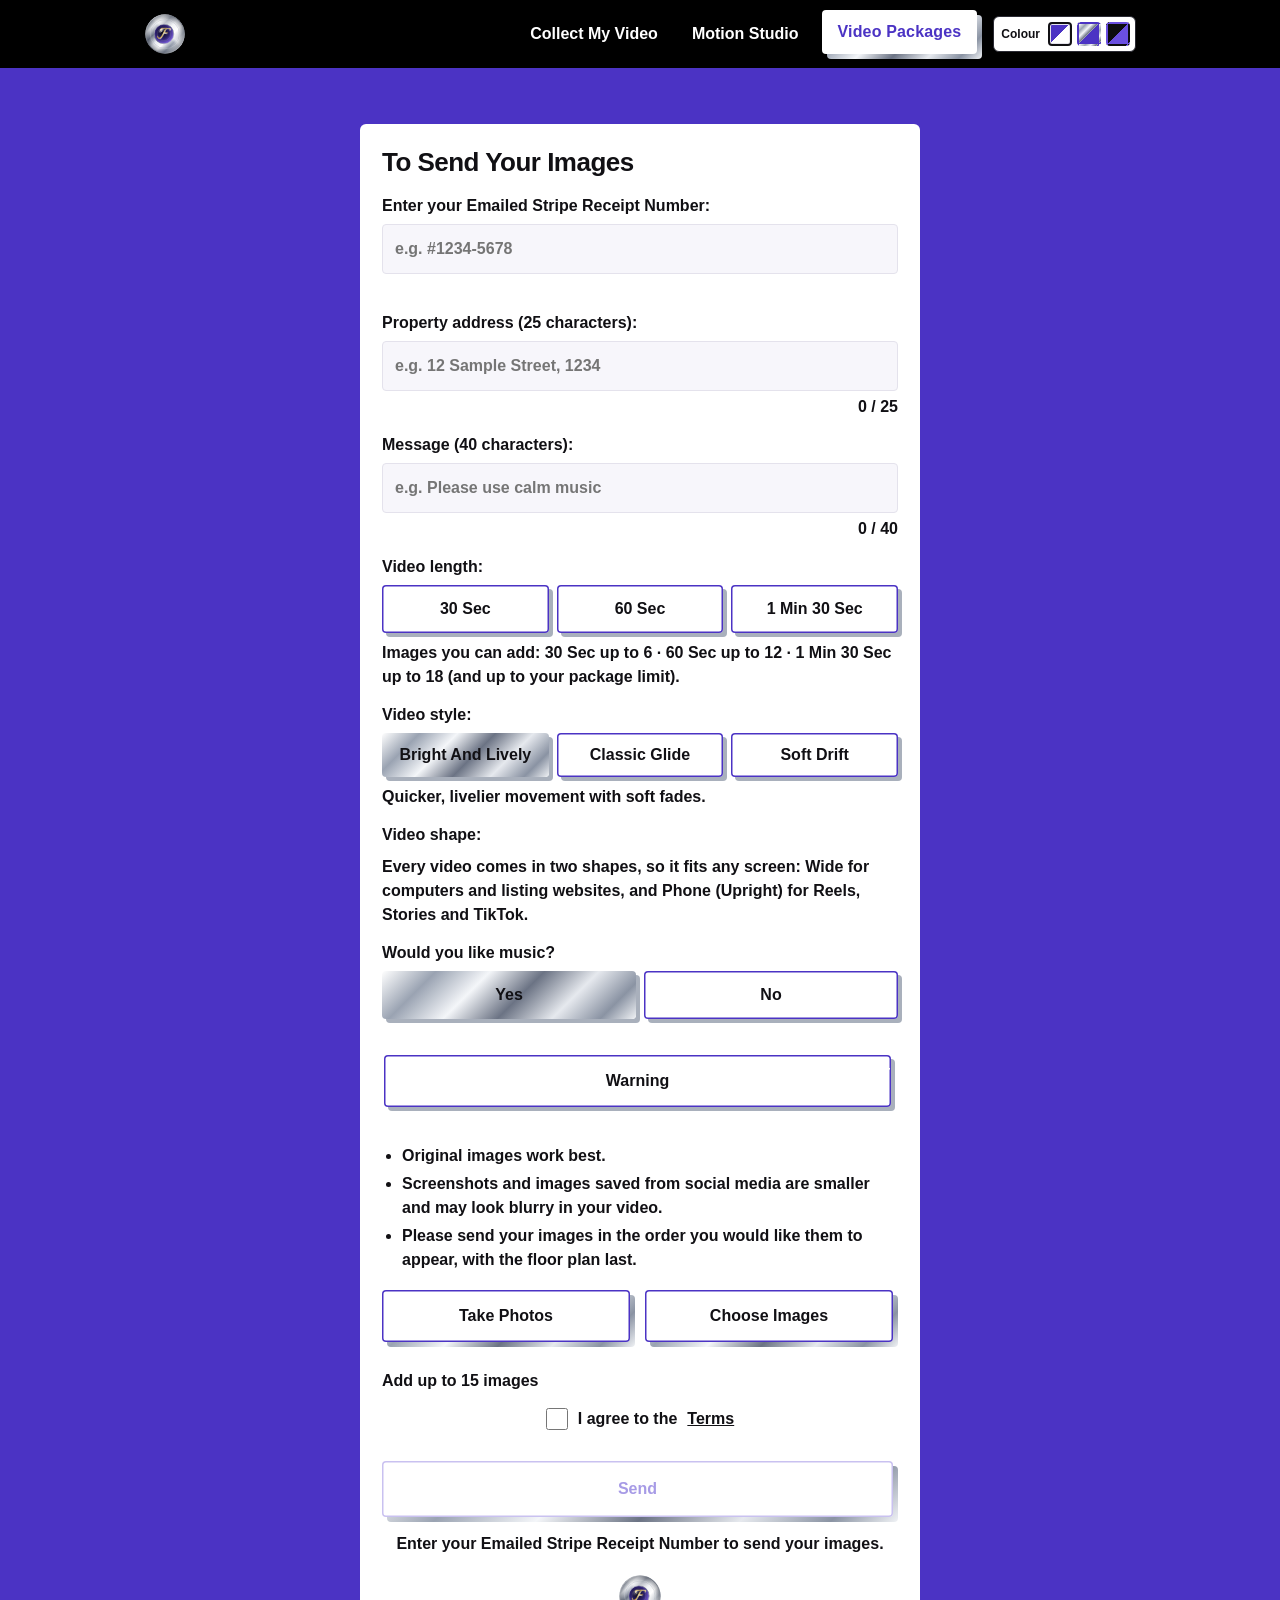
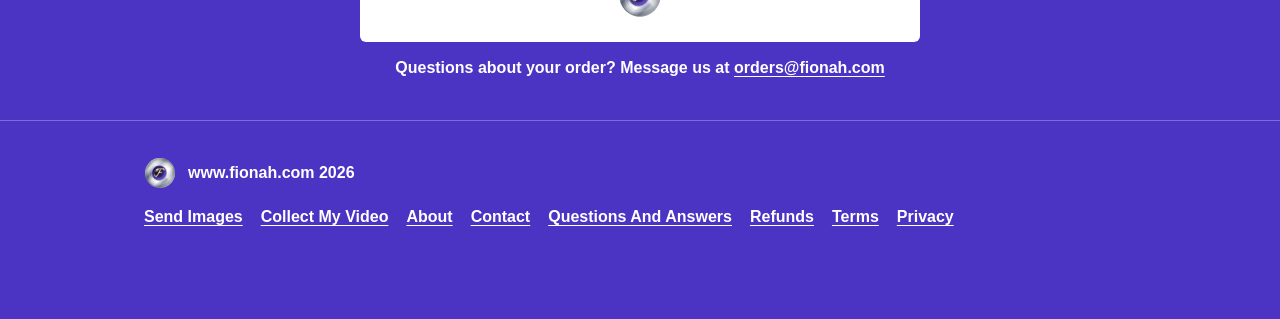
<file: send.html>
<!DOCTYPE html>
<html lang="en">
<head>
<meta charset="utf-8">
<meta name="viewport" content="width=device-width, initial-scale=1">
<title>fionah — Send your images</title>
<link rel="preconnect" href="https://fonts.googleapis.com">
<link rel="preconnect" href="https://fonts.gstatic.com" crossorigin>
<link href="https://fonts.googleapis.com/css2?family=Arimo:wght@400;700&display=swap" rel="stylesheet">
<meta name="description" content="Send the images for your fionah video.">
<meta name="theme-color" content="#000000">
<link rel="icon" type="image/svg+xml" href="favicon.svg">
<link rel="icon" type="image/png" sizes="32x32" href="favicon-32.png">
<link rel="shortcut icon" href="favicon.ico">
<link rel="apple-touch-icon" href="apple-touch-icon.png">
<script>try{document.documentElement.dataset.look=localStorage.getItem("fionah-theme")||"pastel"}catch(e){}</script>
<style>
  /* =========================================================
     fionah — minimal design system
     Font: Arial everywhere, logo included
     Look: sharp corners, thin lines, deep purple buttons
           with a chrome-silver shadow
     ========================================================= */
  :root, [data-look="pastel"]{          /* "Purple / white" — the default look */
    --bg:#4B33C4; --bg2:#432DB0; --card:#FFFFFF; --ink:#FFFFFF; --muted:#FFFFFF; --line:rgba(255,255,255,.28);
    --accent:#FFFFFF; --accent-hover:#EEEAFB; --accent-ink:#4B33C4; --logo-ink:#FFFFFF;
  }
  [data-look="classic"]{                /* "Classic" — crisp white + black */
    --bg:#D6DAE0; --bg2:#E4E7EC; --card:#FFFFFF; --ink:#0A0A0A; --muted:#0A0A0A; --line:#B9BFC9;
    --accent:#4B33C4; --accent-hover:#3A2699; --accent-ink:#FFFFFF; --logo-ink:#0A0A0A;
  }
  [data-look="night"]{                  /* "Night" — dark + lighter purple */
    --bg:#0C0C10; --bg2:#121218; --card:#16161D; --ink:#F4F2EE; --muted:#F4F2EE; --line:#2A2A33;
    --accent:#6A4FE0; --accent-hover:#7D65EA; --accent-ink:#FFFFFF; --logo-ink:#FFFFFF;
  }
  :root{
    --chrome:linear-gradient(135deg,#FFFFFF 0%,#9AA3B2 18%,#F4F6F9 36%,#6B7384 54%,#E6E9EE 72%,#8A93A3 88%,#F0F2F5 100%);
    --r:4px;        /* sharp corners */
    --r-lg:6px;
  }
  *{box-sizing:border-box}
  html{scroll-behavior:smooth}
  body{margin:0;background:var(--bg);color:var(--ink);font-family:Arial,Arimo,Helvetica,sans-serif;font-size:16px;line-height:1.6;transition:background .3s,color .3s;-webkit-font-smoothing:antialiased}
  a{color:inherit}
  .wrap{max-width:1040px;margin:0 auto;padding:0 24px}
  h1,h2,h3{font-family:Arial,Arimo,Helvetica,sans-serif;font-weight:700;line-height:1.1;margin:0;letter-spacing:-.02em}
  h1{font-size:clamp(34px,6vw,60px);letter-spacing:-.035em}
  h2{font-size:clamp(26px,4vw,40px);margin-bottom:12px}
  h3{font-size:18px}
  p{margin:0}
  .muted{color:var(--muted)}
  .eyebrow{display:inline-block;font-size:12px;font-weight:700;letter-spacing:.14em;text-transform:uppercase;color:var(--accent);margin-bottom:14px}
  [data-look="night"] .eyebrow{color:#A996FF}

  /* buttons: sharp, deep purple, chrome-silver shadow */
  .btn{position:relative;z-index:0;display:inline-flex;align-items:center;justify-content:center;gap:8px;border-radius:var(--r);padding:14px 24px;font-weight:700;font-size:15px;letter-spacing:.01em;text-decoration:none;border:1.5px solid transparent;cursor:pointer;font-family:inherit;transition:transform .15s,background .15s}
  .btn-main{background:transparent;color:var(--accent-ink);margin:0 5px 5px 0}
  .btn-main::after{content:"";position:absolute;inset:0;border-radius:inherit;background:var(--accent);z-index:-1;transition:background .15s}
  .btn-main::before{content:"";position:absolute;inset:0;border-radius:inherit;background:var(--chrome);transform:translate(5px,5px);z-index:-2;transition:transform .15s}
  .btn-main:hover::after{background:var(--accent-hover)}
  .btn-main:hover::before{transform:translate(3px,3px)}
  .btn-main:active{transform:translate(3px,3px)}
  .btn-main:active::before{transform:translate(2px,2px)}
  .btn-ghost{background:transparent;border-color:var(--ink);color:var(--ink);margin:0 5px 5px 0}
  .btn-ghost:hover{background:var(--ink);color:var(--bg)}
  .btn[aria-disabled="true"]{cursor:not-allowed}

  /* nav — light, no black bar */
  nav{position:sticky;top:0;z-index:20;background:color-mix(in srgb,var(--bg) 88%,transparent);backdrop-filter:blur(10px);-webkit-backdrop-filter:blur(10px);border-bottom:1px solid var(--line)}
  nav .wrap{display:flex;align-items:center;justify-content:space-between;height:68px}

  /* fionah logo: chrome lens + bold Arial name (purple "f") */
  .logo{display:inline-flex;align-items:center;gap:9px;text-decoration:none;color:inherit}
  .logo img{flex:none}
  .logo .wm{display:inline-flex;align-items:baseline;font-family:Arial,Arimo,Helvetica,sans-serif;font-weight:700;letter-spacing:-.04em;line-height:1;white-space:nowrap}
  .logo .f{background:linear-gradient(160deg,#8A6CF0 0%,#5A44C4 45%,#2E2270 100%);-webkit-background-clip:text;background-clip:text;color:transparent;padding-right:.04em}
  .logo .rest{color:var(--logo-ink,#111014)}
  .logo.md img{width:42px;height:42px}
  .logo.md .wm{font-size:28px}
  .logo.sm img{width:32px;height:32px}
  .logo.sm .wm{font-size:22px}
  [data-look="night"] .logo .f{background-image:linear-gradient(160deg,#C9BCFF 0%,#8A6CF0 100%)}
  .navlinks{display:flex;gap:10px;align-items:center}
  .navlinks a.l{padding:8px 12px;text-decoration:none;font-size:14px;color:var(--muted)}
  .navlinks a.l:hover{color:var(--ink)}
  @media (max-width:640px){.navlinks a.l{display:none}}
  .navlinks .btn{padding:10px 16px;font-size:14px}

  /* hero */
  .hero{padding:72px 0 64px}
  .hero .grid{display:grid;grid-template-columns:1.05fr .95fr;gap:56px;align-items:center}
  @media (max-width:820px){.hero{padding:44px 0 48px}.hero .grid{grid-template-columns:1fr;gap:40px}}
  .hero p.lead{font-size:18px;color:var(--muted);margin:20px 0 30px;max-width:500px}
  .hero .ctas{display:flex;gap:12px;flex-wrap:wrap;margin-top:30px}
  .trust{display:flex;gap:10px 22px;flex-wrap:wrap;margin-top:26px;font-size:13px;color:var(--muted)}
  .trust span::before{content:"";display:inline-block;width:6px;height:6px;background:var(--accent);margin-right:8px;vertical-align:middle}

  /* demo (gentle zoom & glide, like the real videos) */
  .demo{position:relative;aspect-ratio:4/5;border-radius:var(--r-lg);overflow:hidden;background:var(--bg2);border:1px solid var(--line);max-width:420px;justify-self:center;width:100%}
  .scene{position:absolute;inset:0;opacity:0;animation:fade 36s infinite}
  .scene img{width:100%;height:100%;object-fit:cover;display:block;animation:kb1 36s infinite ease-in-out}
  .scene:nth-child(2){animation-delay:4s}.scene:nth-child(2) img{animation-delay:4s;animation-name:kb2}
  .scene:nth-child(3){animation-delay:8s}.scene:nth-child(3) img{animation-delay:8s;animation-name:kb3}
  .scene:nth-child(4){animation-delay:12s}.scene:nth-child(4) img{animation-delay:12s;animation-name:kb1}
  .scene:nth-child(5){animation-delay:16s}.scene:nth-child(5) img{animation-delay:16s;animation-name:kb2}
  .scene:nth-child(6){animation-delay:20s}.scene:nth-child(6) img{animation-delay:20s;animation-name:kb3}
  .scene:nth-child(7){animation-delay:24s}.scene:nth-child(7) img{animation-delay:24s;animation-name:kb1}
  .scene:nth-child(8){animation-delay:28s}.scene:nth-child(8) img{animation-delay:28s;animation-name:kb2}
  .scene:nth-child(9){animation-delay:32s}.scene:nth-child(9) img{animation-delay:32s;animation-name:kb3}
  @keyframes fade{0%{opacity:0}3.33%{opacity:1}11.11%{opacity:1}14.44%{opacity:0}100%{opacity:0}}
  @keyframes kb1{0%{transform:scale(1)}14.44%{transform:scale(1.12) translate(2%,-1%)}100%{transform:scale(1.12) translate(2%,-1%)}}
  @keyframes kb2{0%{transform:scale(1.1) translateX(3%)}14.44%{transform:scale(1.1) translateX(-3%)}100%{transform:scale(1.1) translateX(-3%)}}
  @keyframes kb3{0%{transform:scale(1.13)}14.44%{transform:scale(1.0)}100%{transform:scale(1.0)}}
  .demo .cap{position:absolute;left:0;right:0;bottom:0;padding:24px 22px 20px;background:linear-gradient(180deg,transparent,rgba(10,10,14,.62));color:#fff}
  .demo .cap b{font-size:20px;font-weight:700;letter-spacing:-.01em;display:block}
  .demo .cap small{font-size:13px}

  section{padding:80px 0;border-top:1px solid var(--line)}
  @media (max-width:820px){section{padding:56px 0}}
  .center{text-align:center}
  .sub{max-width:560px;margin:0 auto 40px;color:var(--muted)}

  /* steps */
  .cards{display:grid;grid-template-columns:repeat(3,1fr);gap:0;border:1px solid var(--line);border-radius:var(--r-lg);background:var(--card);overflow:hidden}
  @media (max-width:820px){.cards{grid-template-columns:1fr}}
  .card{padding:30px 28px;border-right:1px solid var(--line)}
  .card:last-child{border-right:none}
  @media (max-width:820px){.card{border-right:none;border-bottom:1px solid var(--line)}.card:last-child{border-bottom:none}}
  .card .num{display:block;font-size:13px;font-weight:700;letter-spacing:.1em;color:var(--accent);margin-bottom:18px}
  [data-look="night"] .card .num{color:#A996FF}
  .card p{color:var(--muted);margin-top:8px;font-size:15px}

  /* made for */
  .chips{display:flex;flex-wrap:wrap;gap:8px;justify-content:center;max-width:820px;margin:0 auto}
  .chip{border:1px solid var(--line);background:var(--card);border-radius:var(--r);padding:9px 14px;font-size:14px}

  /* pricing */
  .prices{display:grid;grid-template-columns:repeat(3,1fr);gap:20px;align-items:stretch}
  @media (max-width:880px){.prices{grid-template-columns:1fr}}
  .price{background:var(--card);border:1px solid var(--line);border-radius:var(--r-lg);padding:30px 28px;display:flex;flex-direction:column;position:relative}
  .price{border:2px solid var(--accent) !important}
  [data-look="night"] .price{border-color:#8A6CF0 !important}
  .price .tag{position:absolute;top:-12px;left:26px;background:var(--accent);color:var(--accent-ink);font-size:11px;font-weight:700;letter-spacing:.08em;text-transform:uppercase;border-radius:var(--r);padding:5px 10px}
  .price .amt{font-size:44px;font-weight:700;letter-spacing:-.03em;margin:14px 0 4px;line-height:1.1;min-height:50px;display:flex;align-items:baseline;gap:6px;white-space:nowrap}
  .price .amt small{font-size:16px;color:var(--muted);letter-spacing:0}
  .price .nzwait{font-size:18px;letter-spacing:0;color:var(--muted)}
  .nznote{text-align:center;color:var(--muted);font-size:13.5px;max-width:560px;margin:22px auto 0}
  .price ul{list-style:none;padding:0;margin:18px 0 26px;flex:1;border-top:1px solid var(--line)}
  .price li{padding:10px 0 10px 24px;position:relative;font-size:15px;border-bottom:1px solid var(--line)}
  .price li::before{content:"";position:absolute;left:2px;top:17px;width:9px;height:5px;border-left:2px solid var(--accent);border-bottom:2px solid var(--accent);transform:rotate(-45deg)}
  [data-look="night"] .price li::before{border-color:#A996FF}
  .price .btn{width:calc(100% - 5px)}
  .cur{display:inline-flex;margin:6px 0 40px;border:1.5px solid var(--accent);border-radius:var(--r);overflow:hidden}
  .cur button{font:inherit;font-weight:700;font-size:15px;padding:10px 26px;border:none;background:transparent;color:var(--ink);cursor:pointer;min-width:90px}
  .cur button.on{background:var(--accent);color:var(--accent-ink)}
  .secure{text-align:center;margin-top:26px;font-size:13px;color:var(--muted)}
  .soon{font-size:12.5px;color:var(--muted);text-align:center;margin-top:10px;min-height:18px}

  /* free app band */
  .band{border:1px solid var(--line);background:var(--card);border-radius:var(--r-lg);padding:40px;display:flex;gap:24px;align-items:center;justify-content:space-between;flex-wrap:wrap}
  .band p{color:var(--muted);margin-top:8px;max-width:520px}
  @media (max-width:640px){.band{padding:28px 22px}}

  /* faq */
  .faq{border-top:1px solid var(--line)}
  details{border-bottom:1px solid var(--line);padding:20px 2px}
  summary{cursor:pointer;font-weight:700;list-style:none;padding-right:28px;position:relative}
  summary::-webkit-details-marker{display:none}
  summary::after{content:"+";position:absolute;right:0;top:-3px;color:var(--accent);font-size:22px;font-weight:400}
  [data-look="night"] summary::after{color:#A996FF}
  details[open] summary::after{content:"–"}
  details p{color:var(--muted);margin-top:10px}

  footer{padding:36px 0 90px;border-top:1px solid var(--line);font-size:14px;color:var(--muted)}
  footer a{color:var(--ink)}
  footer .wrap{display:flex;justify-content:space-between;align-items:center;gap:16px;flex-wrap:wrap}

  /* theme switcher (Cream / Classic / Night) */
  .themer{display:flex;gap:5px;background:#FFFFFF;border:1px solid #2A2A33;padding:5px;border-radius:var(--r-lg);flex:none}
  .themer button{width:24px;height:24px;border-radius:var(--r);border:2px solid transparent;cursor:pointer;padding:0;outline-offset:2px}
  .themer button.on{border-color:#111014}
  .themer .t1{background:linear-gradient(135deg,#4B33C4 50%,#FFFFFF 50%);box-shadow:inset 0 0 0 1px #E4E2EC}
  .themer .t2{background:linear-gradient(135deg,#FFFFFF 0%,#9AA3B2 18%,#F4F6F9 32%,#6B7384 46%,#E6E9EE 50%,#4B33C4 50%)}
  .themer .t3{background:linear-gradient(135deg,#0C0C10 50%,#6A4FE0 50%)}
  /* black top bar (all themes) */
  nav{background:#000 !important;border-bottom:none;backdrop-filter:none;-webkit-backdrop-filter:none}
  nav .navlinks a.l{color:#fff;font-size:16px}
  nav .navlinks a.l:hover{color:#C9BCFF}
  /* one text size and one darkness everywhere, except headings and prices */
  body *:not(h1):not(h2):not(h3):not(h1 *):not(h2 *):not(h3 *):not(.amt){font-size:16px !important;line-height:1.5}
  .trust span::before{width:8px;height:8px}
  .secure,.nznote{max-width:760px;margin-left:auto;margin-right:auto}
  [data-look="classic"] body{background:linear-gradient(160deg,#F4F6F9 0%,#C3C8D0 22%,#EEF0F3 42%,#AEB4BE 62%,#E6E9EE 82%,#BFC5CE 100%) fixed}
  /* white boxes keep dark words and purple buttons (all themes) */
  .price,.band{--ink:#111014;--muted:#111014;--line:#E4E2EC;--accent:#4B33C4;--accent-hover:#3A2699;--accent-ink:#FFFFFF;color:#111014}
  [data-look="night"] .price,[data-look="night"] .band{--ink:#F4F2EE;--muted:#F4F2EE;--line:#2A2A33;--accent:#6A4FE0;--accent-hover:#7D65EA;color:#F4F2EE}
  [data-look="pastel"] .price{border-color:#FFFFFF !important}
  [data-look="pastel"] .price .tag{background:#111014;color:#fff}
  /* promise line, drawers, steps, footer links */
  .promise{font-size:18px !important;margin-top:16px;max-width:520px}
  details.drawer{border:none;padding:0}
  details.drawer>summary{display:flex;align-items:center;justify-content:center;gap:12px;padding-right:0}
  details.drawer>summary h2{margin:0}
  details.drawer>summary::after{position:static;font-size:30px !important;line-height:1;color:var(--ink)}
  details.drawer>summary::before{content:"Tap to view";order:2;font-size:13px !important;opacity:.85}
  details.drawer[open]>summary::before{content:"Tap to close"}
  .steps{list-style:none;counter-reset:s;padding:0;margin:28px auto 0;max-width:720px;display:grid;gap:12px}
  .steps li{counter-increment:s;background:var(--card);color:#111014;border-radius:var(--r-lg);padding:18px 20px 18px 64px;position:relative;display:flex;flex-direction:column;gap:4px}
  [data-look="night"] .steps li{color:#F4F2EE}
  .steps li::before{content:counter(s);position:absolute;left:18px;top:16px;width:32px;height:32px;border-radius:var(--r);background:#4B33C4;color:#fff;display:grid;place-items:center}
  #faq .faq{max-width:760px;margin:22px auto 0;background:var(--card);color:#111014;border-radius:var(--r-lg);padding:4px 22px;border-top:none}
  [data-look="night"] #faq .faq{color:#F4F2EE}
  #faq .faq details{border-bottom:1px solid #E4E2EC}
  [data-look="night"] #faq .faq details{border-color:#2A2A33}
  #faq .faq details:last-child{border-bottom:none}
  #faq .faq summary::after{color:#4B33C4}
  #faq .faq p{color:inherit}
  .flinks{display:flex;gap:6px 18px;flex-wrap:wrap}
  .flinks a{color:var(--ink);text-decoration:underline;text-underline-offset:3px}
  /* currency: chosen = solid with a tick, other = outline */
  .cur{gap:8px;border:none;overflow:visible}
  .cur button{border:2px solid var(--accent);border-radius:var(--r);background:transparent;color:var(--ink);opacity:.8}
  .cur button.on{background:var(--accent);color:var(--accent-ink);opacity:1}
  .cur button.on::before{content:"✓ "}
  /* more room above "Standard" for the MOST POPULAR tag */
  .price.best{padding-top:44px}
  .price .tag{top:-14px}
  /* policies page */
  .pol{padding:56px 0 40px}
  .pol h1{margin-bottom:6px}
  .pol .upd{opacity:.85;margin-bottom:18px}
  .pol section{background:var(--card);color:#111014;border:none;border-radius:var(--r-lg);padding:26px 26px 22px;margin:18px auto;max-width:760px;scroll-margin-top:90px}
  [data-look="night"] .pol section{color:#F4F2EE}
  .pol section h2{font-size:26px;margin-bottom:10px;color:inherit}
  .pol section p{margin:0 0 10px}
  .pol section ul{margin:0;padding-left:20px;display:grid;gap:8px}
  .pol h1,.pol .upd{max-width:760px;margin-left:auto;margin-right:auto}
  .themer{align-items:center}
  .themer .tl{color:#111014;font-size:12px !important;padding:0 3px 0 2px;line-height:1}
  /* no blue tap flash or blue focus ring; keyboard users still see a ring, in purple */
  *{-webkit-tap-highlight-color:transparent}
  a:focus,button:focus,summary:focus,input:focus,select:focus,[tabindex]:focus{outline:none}
  a:focus-visible,button:focus-visible,summary:focus-visible,input:focus-visible,select:focus-visible{outline:2px solid #8A6CF0;outline-offset:2px}
  input[type=range]{accent-color:#4B33C4}
  /* every word bold */
  body, body *{font-weight:700 !important}
</style>
<link rel="stylesheet" href="send.css">
<style id="tapfix">
  /* No grey/blue flash or leftover outline when tapping; outline stays for keyboard users */
  html{-webkit-tap-highlight-color:transparent}
  a,button,summary,label,[role="button"],.tile,.sbtn{-webkit-tap-highlight-color:transparent;-webkit-user-select:none;user-select:none;caret-color:transparent}
  :focus:not(:focus-visible){outline:none}
  summary:focus:not(:focus-visible){outline:none}
  input,textarea{-webkit-user-select:text;user-select:text;caret-color:auto}
</style>
<style id="navfit">.navlinks .btn{white-space:nowrap}@media (max-width:400px){.navlinks{gap:4px}.navlinks .btn{padding:8px 9px;font-size:13px}.themer{gap:2px;padding:3px}.themer button{width:20px;height:20px}}</style>
</head>
<body>
<nav>
  <div class="wrap">
    <a class="logo md" href="./" aria-label="fionah home"><img src="logo.svg" alt="fionah" width="40" height="40"></a>
    <div class="navlinks">
      <a class="l" href="get.html">Collect My Video</a>
      <a class="l" href="app/">Motion Studio</a>
      <a class="btn btn-main" href="./#pricing">Video Packages</a>
      <div class="themer" role="group" aria-label="Colour theme"><span class="tl">Colour</span>
        <button class="t1" data-t="pastel" title="Purple" aria-label="Purple theme"></button>
        <button class="t2" data-t="classic" title="Chrome" aria-label="Chrome theme"></button>
        <button class="t3" data-t="night" title="Night" aria-label="Night theme"></button>
      </div>
    </div>
  </div>
</nav>

<main class="pol">
  <div class="wrap">
<div class="sendbox">
  <form novalidate>
    <h2>To Send Your Images</h2>
    <label for="sbPack">Enter your Emailed Stripe Receipt Number:</label>
    <input type="text" id="sbPack" autocomplete="off" inputmode="numeric" maxlength="20" placeholder="e.g. #1234-5678">
    <div class="packnote"></div>
    <label for="sbAddr">Property address (25 characters):</label>
    <input type="text" id="sbAddr" maxlength="25" data-lim="25" placeholder="e.g. 12 Sample Street, 1234">
    <div class="cnt" data-for="sbAddr"></div>
    <label for="sbNotes">Message (40 characters):</label>
    <input type="text" id="sbNotes" maxlength="40" data-lim="40" placeholder="e.g. Please use calm music">
    <div class="cnt" data-for="sbNotes"></div>
    <label>Video length:</label>
    <div class="seg3" id="sbLen" role="group" aria-label="Video length">
      <button type="button" data-v="30 sec">30 Sec</button><button type="button" data-v="60 sec">60 Sec</button><button type="button" data-v="1 min 30 sec">1 Min 30 Sec</button>
    </div>
    <div class="lennote">Images you can add: 30 Sec up to 6 · 60 Sec up to 12 · 1 Min 30 Sec up to 18 (and up to your package limit).</div>
    <label>Video style:</label>
    <div class="seg3" id="sbStyle" role="group" aria-label="Video style">
      <button type="button" data-v="Bright and Lively">Bright And Lively</button><button type="button" data-v="Classic Glide">Classic Glide</button><button type="button" data-v="Soft Drift">Soft Drift</button>
    </div>
    <div class="stylenote" id="sbStyleNote"></div>
    <label>Video shape:</label>
    <div class="stylenote" id="sbShapeNote">Every video comes in two shapes, so it fits any screen: Wide for computers and listing websites, and Phone (Upright) for Reels, Stories and TikTok.</div>
    <label>Would you like music?</label>
    <div class="seg3 two" id="sbMusic" role="group" aria-label="Music">
      <button type="button" data-v="Yes">Yes</button><button type="button" data-v="No">No</button>
    </div>
    <details class="warntile"><summary>Warning</summary><p>As a friendly reminder, our safety check automatically flags profanity, insults, or terms like &#39;sex&#39;, &#39;kill&#39; (and similar words). Images that are sexual, violent, or show cruel acts will be flagged. We appreciate your help keeping everything appropriate!</p></details>
    <ul class="tips">
      <li>Original images work best.</li>
      <li>Screenshots and images saved from social media are smaller and may look blurry in your video.</li>
      <li>Please send your images in the order you would like them to appear, with the floor plan last.</li>
    </ul>
    <div class="row2">
      <button type="button" class="sbtn" id="sbTake">Take Photos</button>
      <button type="button" class="sbtn" id="sbPick">Choose Images</button>
    </div>
    <input type="file" id="sbCam" accept="image/*" capture="environment">
    <input type="file" id="sbFiles" accept="image/*" multiple>
    <div class="thumbs"></div>
    <div class="ordnote">Your images show in this order. Use the arrows to move them.</div>
    <div class="count"></div>
    <div class="prog"><i></i></div>
    <label class="agree"><input type="checkbox" id="sbAgree"> I agree to the <a href="policies.html#terms" target="_blank">Terms</a></label>
    <button type="submit" class="sbtn send" disabled>Send</button>
    <div class="note"></div>
    <a class="toplens" href="./#top" aria-label="Back to the top of the home page"><img src="logo.svg" alt="" width="44" height="44"></a>
  </form>
  <div class="done"><h2>Sent</h2><p class="dmsg">Thank you. Your order is with us.</p><div class="pair"><div><span>Order Number:</span><div class="onum"></div></div><div><span>Private Code:</span><div class="code"></div></div></div><p>Please keep your Private Code safe. You will need it to collect your videos from the <a href="get.html">Collect My Video</a> page.</p><p>When your video is ready, open the <a href="get.html">Collect My Video</a> page, enter your Order Number <span class="onum2"></span> and your Private Code, then tap Find My Order to download your videos.</p><p>Close this page, or <a href="./">press here</a> to return to the homepage.</p><p>Thank you.</p></div>
</div>
<p class="mailnote">Questions about your order? Message us at <a class="mail" href="mailto:orders@fionah.com">orders@fionah.com</a></p>
  </div>
</main>

<footer>
  <div class="wrap">
    <div style="display:flex;align-items:center;gap:12px;flex-wrap:wrap"><a class="logo sm" href="./" aria-label="fionah home"><img src="logo.svg" alt="fionah" width="40" height="40"></a><span>www.fionah.com 2026</span></div>
    <div class="flinks"><a href="send.html">Send Images</a><a href="get.html">Collect My Video</a><a href="policies.html#about">About</a><a href="policies.html#contact">Contact</a><a href="qa.html">Questions And Answers</a><a href="policies.html#refunds">Refunds</a><a href="policies.html#terms">Terms</a><a href="policies.html#privacy">Privacy</a></div>
  </div>
</footer>

<script>
{
  const root = document.documentElement;
  const setT = t => { root.dataset.look = t; document.querySelectorAll('.themer button').forEach(b => b.classList.toggle('on', b.dataset.t === t)); try { localStorage.setItem('fionah-theme', t); } catch (e) {} };
  setT(root.dataset.look || 'pastel');
  document.querySelectorAll('.themer button').forEach(b => b.addEventListener('click', () => setT(b.dataset.t)));
}
</script>
<script src="safety/safety.js"></script>
<script src="send.js"></script>
<script src="mail.js"></script>
</body>
</html>
</file>
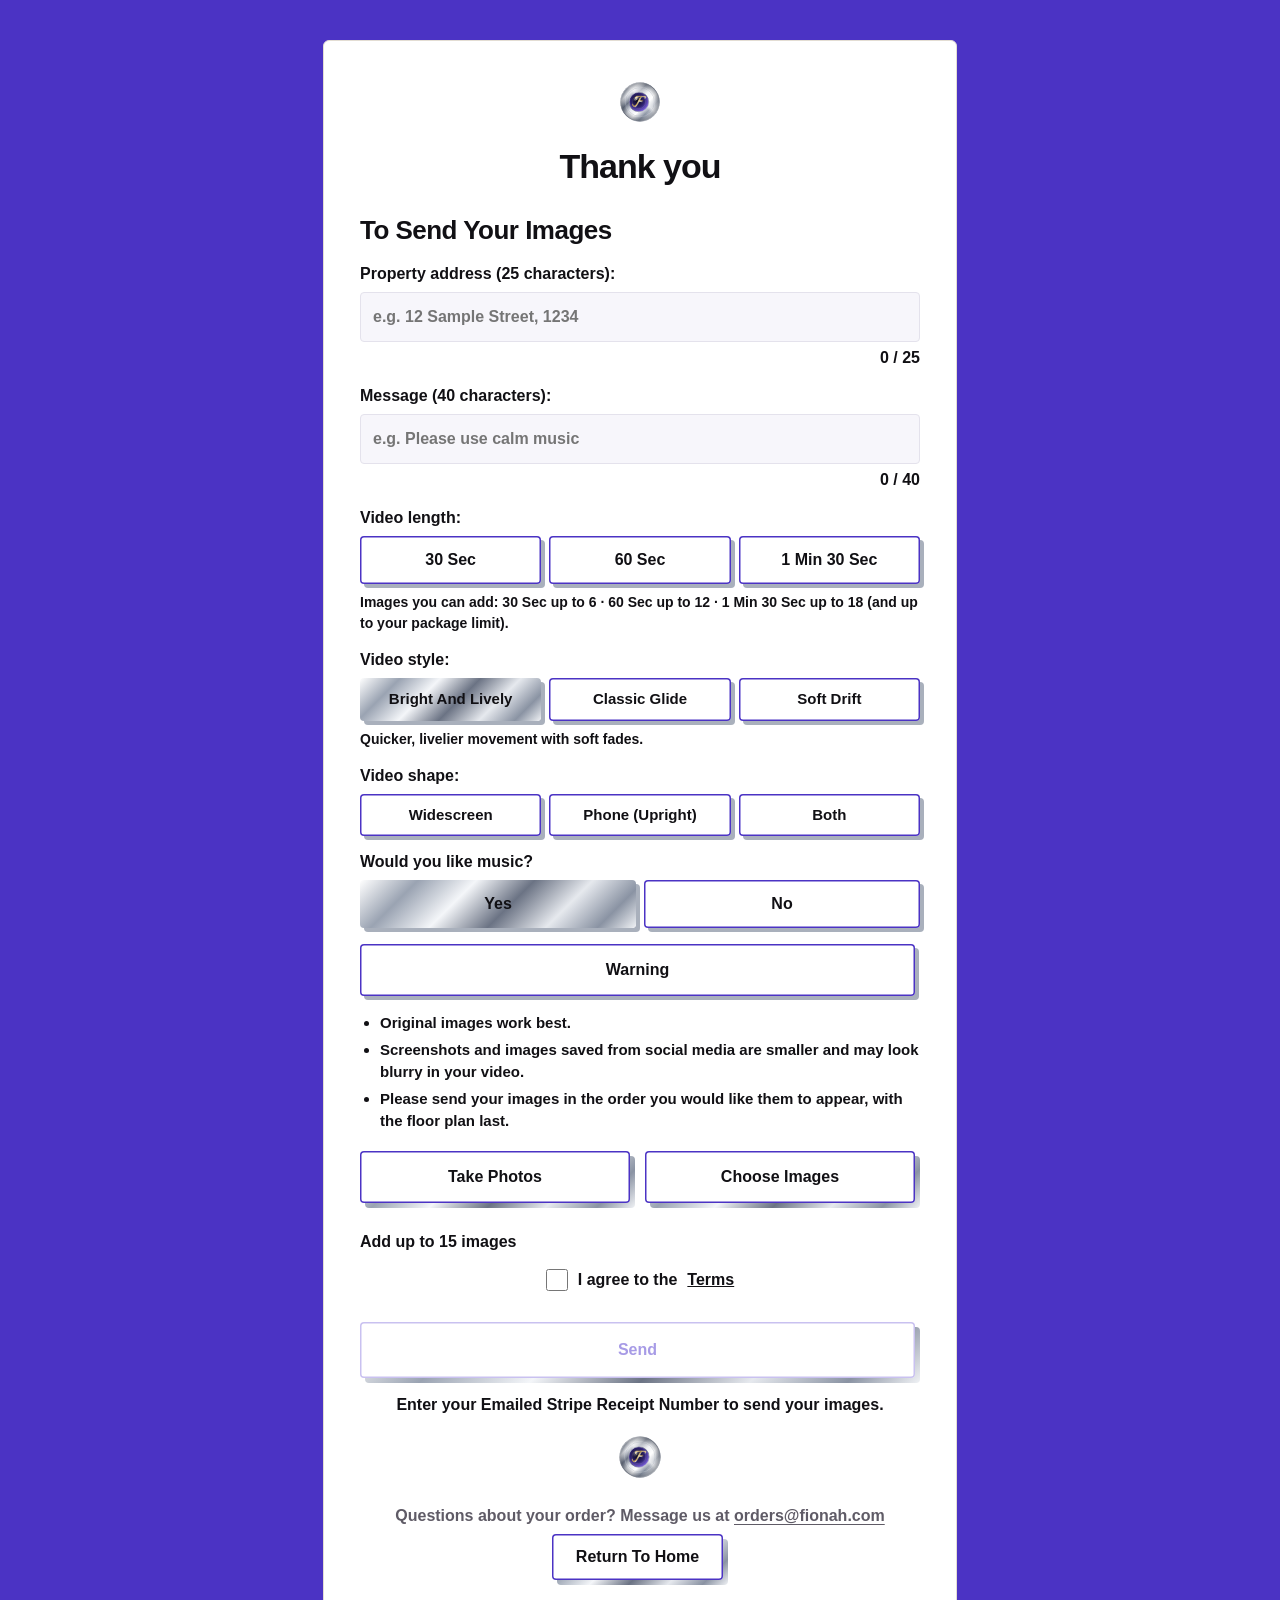
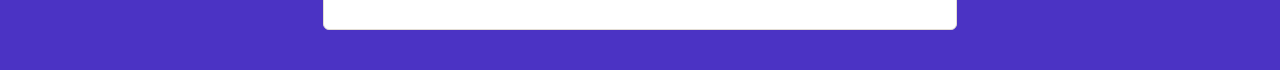
<file: thanks.html>
<!DOCTYPE html>
<html lang="en">
<head>
<meta charset="utf-8">
<meta name="viewport" content="width=device-width, initial-scale=1">
<title>Thank you — fionah</title>
<link rel="preconnect" href="https://fonts.googleapis.com">
<link rel="preconnect" href="https://fonts.gstatic.com" crossorigin>
<link href="https://fonts.googleapis.com/css2?family=Arimo:wght@400;700&display=swap" rel="stylesheet">
<meta name="robots" content="noindex">
<link rel="icon" type="image/svg+xml" href="favicon.svg">
<link rel="icon" type="image/png" sizes="32x32" href="favicon-32.png">
<link rel="shortcut icon" href="favicon.ico">
<link rel="apple-touch-icon" href="apple-touch-icon.png">
<script>try{document.documentElement.dataset.look=localStorage.getItem("fionah-theme")||"pastel"}catch(e){}</script>
<style>
  :root{--chrome:linear-gradient(135deg,#FFFFFF 0%,#9AA3B2 18%,#F4F6F9 36%,#6B7384 54%,#E6E9EE 72%,#8A93A3 88%,#F0F2F5 100%)}
  body{margin:0;min-height:100vh;background:#4B33C4;color:#111014;font-family:Arial,Arimo,Helvetica,sans-serif;padding:20px;-webkit-font-smoothing:antialiased}
  .card{background:#fff;border:1px solid #E3DDD3;border-radius:6px;padding:40px 36px 44px;max-width:560px;margin:20px auto;text-align:center}
  @media (max-width:480px){.card{padding:32px 18px 36px}}
  h1{font-size:34px;font-weight:700;letter-spacing:-.03em;margin:20px 0 26px}
  p{color:#5F5B66;line-height:1.6}
  ol{text-align:left;line-height:1.7;padding-left:22px;margin:20px 0 26px;color:#111014}
  a{color:inherit}
  .btn{position:relative;z-index:0;display:inline-block;margin:6px 5px 5px 0;color:#fff;text-decoration:none;font-weight:700;border-radius:4px;padding:14px 24px}
  .btn::after{content:"";position:absolute;inset:0;border-radius:inherit;background:#4B33C4;z-index:-1}
  .btn::before{content:"";position:absolute;inset:0;border-radius:inherit;background:var(--chrome);transform:translate(5px,5px);z-index:-2}
  /* fionah logo: chrome lens + bold Arial name (purple "f") */
  .logo{display:inline-flex;align-items:center;gap:9px;text-decoration:none;color:inherit}
  .logo img{flex:none}
  .logo .wm{display:inline-flex;align-items:baseline;font-family:Arial,Arimo,Helvetica,sans-serif;font-weight:700;letter-spacing:-.04em;line-height:1;white-space:nowrap}
  .logo .f{background:linear-gradient(160deg,#8A6CF0 0%,#5A44C4 45%,#2E2270 100%);-webkit-background-clip:text;background-clip:text;color:transparent;padding-right:.04em}
  .logo .rest{color:var(--logo-ink,#111014)}
  .logo.md img{width:42px;height:42px}
  .logo.md .wm{font-size:28px}
  .logo.sm img{width:32px;height:32px}
  .logo.sm .wm{font-size:22px}
  [data-look="classic"] body{background:linear-gradient(160deg,#F4F6F9 0%,#C3C8D0 22%,#EEF0F3 42%,#AEB4BE 62%,#E6E9EE 82%,#BFC5CE 100%) fixed}
  [data-look="night"] body{background:#0C0C10;color:#F4F2EE}
  [data-look="night"] .card{background:#16161D;border-color:#2A2A33}
  [data-look="night"] .btn::after{background:#6A4FE0}
  :root:not([data-look="classic"]):not([data-look="night"]) .btn{color:#111014}
  :root:not([data-look="classic"]):not([data-look="night"]) .btn::after{background:#FFFFFF;box-shadow:inset 0 0 0 1.5px #4B33C4}
  /* no blue tap flash or blue focus ring; keyboard users still see a ring, in purple */
  *{-webkit-tap-highlight-color:transparent}
  a:focus,button:focus,summary:focus,input:focus,select:focus,[tabindex]:focus{outline:none}
  a:focus-visible,button:focus-visible,summary:focus-visible,input:focus-visible,select:focus-visible{outline:2px solid #8A6CF0;outline-offset:2px}
  input[type=range]{accent-color:#4B33C4}
  body, body *{font-weight:700 !important}
  .packcard{border:1.5px solid #E3DDD3;border-radius:6px;padding:18px;margin:0 auto 22px;max-width:560px}
  .packcard .pkcode{display:inline-block;margin:8px 0;padding:8px 16px;border-radius:4px;background:var(--chrome);color:#111014;font-size:26px;letter-spacing:.06em}
  .packcard p{margin:8px 0 0}
  .packcard .paypair{display:flex;gap:10px;justify-content:center;flex-wrap:wrap;margin:6px 0}
  .packcard .paypair span{display:block;font-size:14px}
  .packcard .pkcode{font-size:22px}
  [data-look="night"] .packcard{border-color:#2A2A33}
</style>
<link rel="stylesheet" href="send.css">
<style id="tapfix">
  /* No grey/blue flash or leftover outline when tapping; outline stays for keyboard users */
  html{-webkit-tap-highlight-color:transparent}
  a,button,summary,label,[role="button"],.tile,.sbtn{-webkit-tap-highlight-color:transparent;-webkit-user-select:none;user-select:none;caret-color:transparent}
  :focus:not(:focus-visible){outline:none}
  summary:focus:not(:focus-visible){outline:none}
  input,textarea{-webkit-user-select:text;user-select:text;caret-color:auto}
</style>
</head>
<body>
  <div class="card">
    <a class="logo md" href="./" aria-label="fionah home"><img src="logo.svg" alt="fionah" width="40" height="40"></a>
    <h1>Thank you</h1>
    <div class="packcard" id="packCard" hidden>
      <div class="pklabel" id="payHead">Checking your payment…</div>
      <div id="payRow" hidden>
        <div class="paypair"><div><span>Emailed Stripe Receipt Number:</span><div class="pkcode" id="payReceipt"></div></div><div><span>Order Number:</span><div class="pkcode" id="payNum"></div></div></div>
        <p>Your Emailed Stripe Receipt Number will be sent with each image batch.</p>
        <p id="payWait" hidden></p>
      </div>
    </div>
<div class="sendbox" style="padding:4px 0 10px">
  <form novalidate>
    <h2>To Send Your Images</h2>
    <div hidden>
      <label for="sbPack">Enter your Emailed Stripe Receipt Number:</label>
      <input type="text" id="sbPack" autocomplete="off" inputmode="numeric" maxlength="20" placeholder="e.g. #1234-5678">
      <div class="packnote"></div>
    </div>
    <label for="sbAddr">Property address (25 characters):</label>
    <input type="text" id="sbAddr" maxlength="25" data-lim="25" placeholder="e.g. 12 Sample Street, 1234">
    <div class="cnt" data-for="sbAddr"></div>
    <label for="sbNotes">Message (40 characters):</label>
    <input type="text" id="sbNotes" maxlength="40" data-lim="40" placeholder="e.g. Please use calm music">
    <div class="cnt" data-for="sbNotes"></div>
    <label>Video length:</label>
    <div class="seg3" id="sbLen" role="group" aria-label="Video length">
      <button type="button" data-v="30 sec">30 Sec</button><button type="button" data-v="60 sec">60 Sec</button><button type="button" data-v="1 min 30 sec">1 Min 30 Sec</button>
    </div>
    <div class="lennote">Images you can add: 30 Sec up to 6 · 60 Sec up to 12 · 1 Min 30 Sec up to 18 (and up to your package limit).</div>
    <label>Video style:</label>
    <div class="seg3" id="sbStyle" role="group" aria-label="Video style">
      <button type="button" data-v="Bright and Lively">Bright And Lively</button><button type="button" data-v="Classic Glide">Classic Glide</button><button type="button" data-v="Soft Drift">Soft Drift</button>
    </div>
    <div class="stylenote" id="sbStyleNote"></div>
    <label>Video shape:</label>
    <div class="seg3" id="sbShape" role="group" aria-label="Video shape">
      <button type="button" data-v="Widescreen">Widescreen</button><button type="button" data-v="Phone (Upright)">Phone (Upright)</button><button type="button" data-v="Both">Both</button>
    </div>
    <div class="stylenote" id="sbShapeNote"></div>
    <label>Would you like music?</label>
    <div class="seg3 two" id="sbMusic" role="group" aria-label="Music">
      <button type="button" data-v="Yes">Yes</button><button type="button" data-v="No">No</button>
    </div>
    <details class="warntile"><summary>Warning</summary><p>As a friendly reminder, our safety check automatically flags profanity, insults, or terms like &#39;sex&#39;, &#39;kill&#39; (and similar words). Images that are sexual, violent, or show cruel acts will be flagged. We appreciate your help keeping everything appropriate!</p></details>
    <ul class="tips">
      <li>Original images work best.</li>
      <li>Screenshots and images saved from social media are smaller and may look blurry in your video.</li>
      <li>Please send your images in the order you would like them to appear, with the floor plan last.</li>
    </ul>
    <div class="row2">
      <button type="button" class="sbtn" id="sbTake">Take Photos</button>
      <button type="button" class="sbtn" id="sbPick">Choose Images</button>
    </div>
    <input type="file" id="sbCam" accept="image/*" capture="environment">
    <input type="file" id="sbFiles" accept="image/*" multiple>
    <div class="thumbs"></div>
    <div class="ordnote">Your images show in this order. Use the arrows to move them.</div>
    <div class="count"></div>
    <div class="prog"><i></i></div>
    <label class="agree"><input type="checkbox" id="sbAgree"> I agree to the <a href="policies.html#terms" target="_blank">Terms</a></label>
    <button type="submit" class="sbtn send" disabled>Send</button>
    <div class="note"></div>
    <a class="toplens" href="./#top" aria-label="Back to the top of the home page"><img src="logo.svg" alt="" width="44" height="44"></a>
  </form>
  <div class="done"><h2>Sent</h2><p class="dmsg">Thank you. Your order is with us.</p><div class="pair"><div><span>Order Number:</span><div class="onum"></div></div><div><span>Private Code:</span><div class="code"></div></div></div><p>Please keep your Private Code safe. You will need it to collect your videos from the <a href="get.html">Collect My Video</a> page.</p><p>When your video is ready, open the <a href="get.html">Collect My Video</a> page, enter your Order Number <span class="onum2"></span> and your Private Code, then tap Find My Order to download your videos.</p><p>Close this page, or <a href="./">press here</a> to return to the homepage.</p><p>Thank you.</p></div>
</div>
    <p class="mailnote">Questions about your order? Message us at <a class="mail" href="mailto:orders@fionah.com">orders@fionah.com</a></p>
    <a class="btn" href="./">Return To Home</a>
  </div>
<script src="safety/safety.js"></script>
<script src="send.js"></script>
<script src="mail.js"></script>
</body>
</html>
</file>
<file: send.css>
/* fionah — "Send your photos" box (used on send.html and thanks.html) */
.sendbox{--sb-card:#FFFFFF;--sb-ink:#111014;--sb-line:#E4E2EC;--sb-field:#F7F6FB;--sb-btn:#4B33C4;
  background:var(--sb-card);color:var(--sb-ink);border-radius:6px;padding:24px 22px;max-width:560px;margin:0 auto;text-align:left;
  font-family:Arial,Arimo,Helvetica,sans-serif;font-size:16px;font-weight:700;line-height:1.5}
[data-look="night"] .sendbox{--sb-card:#16161D;--sb-ink:#F4F2EE;--sb-line:#2A2A33;--sb-field:#101016;--sb-btn:#6A4FE0}
.sendbox *{box-sizing:border-box;font-weight:700}
.sendbox h2{font-size:26px;line-height:1.15;letter-spacing:-.02em;margin:0 0 16px;color:inherit}
.sendbox label{display:block;margin:14px 0 6px}
.sendbox input[type=text],.sendbox input[type=email]{width:100%;font:inherit;font-size:16px;padding:12px;border:1px solid var(--sb-line);border-radius:4px;background:var(--sb-field);color:var(--sb-ink)}
.sendbox input:focus{outline:2px solid var(--sb-btn);outline-offset:-1px}
.sendbox .cnt{text-align:right;margin-top:4px}
.sendbox .row2{display:flex;gap:10px;margin:18px 0 6px}
.sendbox .sbtn{position:relative;z-index:0;flex:1;border:none;border-radius:4px;padding:14px 10px;font:inherit;font-size:16px;color:#fff;background:transparent;cursor:pointer;margin:0 5px 5px 0}
.sendbox .sbtn::after{content:"";position:absolute;inset:0;border-radius:inherit;background:var(--sb-btn);z-index:-1}
.sendbox .sbtn::before{content:"";position:absolute;inset:0;border-radius:inherit;z-index:-2;transform:translate(5px,5px);
  background:linear-gradient(135deg,#FFFFFF 0%,#9AA3B2 18%,#F4F6F9 36%,#6B7384 54%,#E6E9EE 72%,#8A93A3 88%,#F0F2F5 100%)}
.sendbox .sbtn:active{transform:translate(3px,3px)}
.sendbox .sbtn:disabled{cursor:not-allowed}
.sendbox .sbtn:disabled::after{background:#A79BE6}
[data-look="night"] .sendbox .sbtn:disabled::after{background:#3B3170}
.sendbox input[type=file]{display:none}
.sendbox .thumbs{display:grid;grid-template-columns:repeat(auto-fill,minmax(72px,1fr));gap:8px;margin-top:12px}
.sendbox .thumb{position:relative;aspect-ratio:1;border-radius:4px;overflow:hidden;background:var(--sb-field)}
.sendbox .thumb img{width:100%;height:100%;object-fit:cover;display:block}
.sendbox .thumb button{position:absolute;top:4px;right:4px;width:26px;height:26px;border-radius:4px;border:none;background:var(--sb-btn);color:#fff;font:inherit;font-size:16px;line-height:1;cursor:pointer}
.sendbox .count{margin-top:10px}
.sendbox .send{width:calc(100% - 5px);margin-top:20px;padding:16px}
.sendbox .note{margin-top:10px;text-align:center}
.sendbox .prog{height:10px;border:1px solid var(--sb-line);border-radius:4px;background:var(--sb-field);overflow:hidden;margin-top:14px;display:none}
.sendbox .prog i{display:block;height:100%;width:0;background:var(--sb-btn);transition:width .3s}
.sendbox .done{display:none;text-align:center;padding:10px 0}
.sendbox .done h2{margin-bottom:8px}
.sendbox.is-done form{display:none}
.sendbox.is-done .done{display:block}
.sendbox .seg3{display:grid;grid-template-columns:repeat(3,1fr);gap:8px}
.sendbox .seg3.two{grid-template-columns:repeat(2,1fr)}
.sendbox .seg3 button{font:inherit;font-size:16px;padding:12px 6px;border-radius:4px;border:none;background:var(--sb-btn);color:#fff;cursor:pointer;box-shadow:4px 4px 0 #A9B0BC}
.sendbox .seg3 button.on{background:linear-gradient(135deg,#FFFFFF 0%,#9AA3B2 18%,#F4F6F9 36%,#6B7384 54%,#E6E9EE 72%,#8A93A3 88%,#F0F2F5 100%);color:#111014}
.sendbox .thumb .mv{position:absolute;bottom:4px;left:4px;right:4px;display:flex;justify-content:space-between}
.sendbox .thumb .mv button{position:static;width:26px;height:26px}
.sendbox .thumb .n{position:absolute;top:4px;left:4px;background:rgba(0,0,0,.6);color:#fff;border-radius:4px;padding:0 6px;font-size:13px}
.sendbox .ordnote{margin-top:8px;display:none}
.sendbox .toplens{display:block;width:44px;margin:18px auto 0}
.sendbox .toplens img{display:block;width:44px;height:44px}
/* purple/white look: buttons are white with a thin purple edge; chosen = chrome */
:root:not([data-look="classic"]):not([data-look="night"]) .sendbox .sbtn{color:#111014}
:root:not([data-look="classic"]):not([data-look="night"]) .sendbox .sbtn::after{background:#FFFFFF;box-shadow:inset 0 0 0 1.5px #4B33C4}
:root:not([data-look="classic"]):not([data-look="night"]) .sendbox .sbtn:disabled{color:#A79BE6}
:root:not([data-look="classic"]):not([data-look="night"]) .sendbox .sbtn:disabled::after{background:#FFFFFF;box-shadow:inset 0 0 0 1.5px #C9C1F0}
:root:not([data-look="classic"]):not([data-look="night"]) .sendbox .seg3 button:not(.on),
:root:not([data-look="classic"]):not([data-look="night"]) .sendbox .thumb button{background:#FFFFFF;color:#111014;box-shadow:inset 0 0 0 1.5px #4B33C4,4px 4px 0 #A9B0BC}
:root:not([data-look="classic"]):not([data-look="night"]) .sendbox .thumb button{box-shadow:inset 0 0 0 1.5px #4B33C4}
.sendbox .sbtn:active::after{background:linear-gradient(135deg,#FFFFFF 0%,#9AA3B2 18%,#F4F6F9 36%,#6B7384 54%,#E6E9EE 72%,#8A93A3 88%,#F0F2F5 100%) !important}
.sendbox .sbtn:active{color:#111014 !important}
.sendbox .done .code,.sendbox .done .onum{font-size:28px;letter-spacing:.08em;margin:14px auto;padding:12px 18px;width:max-content;border-radius:4px;color:#fff;background:var(--sb-btn);box-shadow:4px 4px 0 #A9B0BC}
:root:not([data-look="classic"]):not([data-look="night"]) .sendbox .done .code,:root:not([data-look="classic"]):not([data-look="night"]) .sendbox .done .onum{background:#FFFFFF;color:#111014;box-shadow:inset 0 0 0 1.5px #4B33C4,4px 4px 0 #A9B0BC}
.sendbox .done a{color:inherit;text-decoration:underline}
.sendbox .getrow{display:flex;gap:10px;align-items:stretch;margin-top:6px}
.sendbox .getrow input{flex:1;text-transform:uppercase;letter-spacing:.06em}
.sendbox .getrow .sbtn{flex:none;width:auto;padding:12px 18px;margin-top:0}
.sendbox .result{margin-top:16px;text-align:center}
.sendbox .result .sbtn{display:block;width:calc(100% - 5px);text-decoration:none;text-align:center;margin-top:10px}
.sendbox .done .pair{display:flex;gap:12px;justify-content:center;flex-wrap:wrap;margin:6px 0 4px}
.sendbox .done .pair span{display:block;font-size:13px}
.sendbox .done .onum,.sendbox .done .code{margin:6px auto 10px}
.sendbox .bhelp{margin:0 0 14px}
.sendbox .bday{margin:14px 0 8px}
.sendbox .tiles{display:grid;grid-template-columns:repeat(auto-fill,minmax(86px,1fr));gap:10px}
.sendbox .tile{font:inherit;font-size:16px;padding:12px 6px;border-radius:4px;border:none;cursor:pointer;background:var(--sb-btn);color:#fff;box-shadow:4px 4px 0 #A9B0BC;margin:0 4px 4px 0}
.sendbox .tile[aria-disabled="true"]{cursor:default}
.sendbox .tile.ready{background:linear-gradient(135deg,#FFFFFF 0%,#9AA3B2 18%,#F4F6F9 36%,#6B7384 54%,#E6E9EE 72%,#8A93A3 88%,#F0F2F5 100%);color:#111014}
.sendbox .tile.picked{outline:3px solid var(--sb-btn);outline-offset:2px}
.sendbox .bnote{margin:6px 0}
:root:not([data-look="classic"]):not([data-look="night"]) .sendbox .tile:not(.ready){background:#FFFFFF;color:#111014;box-shadow:inset 0 0 0 1.5px #4B33C4,4px 4px 0 #A9B0BC}
/* Download + Delete buttons highlight in chrome when the video is ready */
.sendbox .sbtn.hl{color:#111014 !important}
.sendbox .sbtn.hl::after{background:linear-gradient(135deg,#FFFFFF 0%,#9AA3B2 18%,#F4F6F9 36%,#6B7384 54%,#E6E9EE 72%,#8A93A3 88%,#F0F2F5 100%) !important;box-shadow:none !important}
.sendbox .lensnote{text-align:center;margin:10px 0 0}
/* email lines (22 Nov) */
.mailnote{text-align:center;margin:14px 0 0;font-size:16px}
.mailnote a.mail,a.mail{color:inherit;text-decoration:underline;text-underline-offset:3px;white-space:nowrap}

/* safety guard */
.sendbox .note.warnnote{color:#C2413B}
.sendbox .stopmsg{margin:14px 0 0;padding:12px 14px;border:2px solid #C2413B;border-radius:4px;background:#fff;color:#1a1a1a;text-align:center;line-height:1.45}
.sendbox.is-stopped .row2,.sendbox.is-stopped .send{opacity:.45}
.sendbox .warntile{margin:16px 5px 8px 0}
.sendbox .warntile summary{list-style:none;cursor:pointer;text-align:center;padding:14px 10px;border-radius:4px;background:var(--sb-btn);color:#fff;box-shadow:4px 4px 0 #A9B0BC}
.sendbox .warntile summary::-webkit-details-marker{display:none}
:root:not([data-look="classic"]):not([data-look="night"]) .sendbox .warntile summary{background:#FFFFFF;color:#111014;box-shadow:inset 0 0 0 1.5px #4B33C4,4px 4px 0 #A9B0BC}
.sendbox .warntile[open] summary{background:linear-gradient(135deg,#FFFFFF 0%,#9AA3B2 18%,#F4F6F9 36%,#6B7384 54%,#E6E9EE 72%,#8A93A3 88%,#F0F2F5 100%) !important;color:#111014 !important;box-shadow:4px 4px 0 #A9B0BC !important}
.sendbox .warntile p{margin:12px 2px 4px;line-height:1.45;color:var(--sb-ink)}
.sendbox .agree{display:flex;align-items:center;justify-content:center;gap:10px;margin:14px 0 10px;font-size:16px;cursor:pointer}
.sendbox .agree input{width:22px;height:22px;margin:0;accent-color:#4B33C4;flex:none}
.sendbox .agree a{color:inherit;text-decoration:underline}
/* pack code under its box */
.sendbox .packnote{min-height:1.2em;margin:4px 0 2px;font-size:14px}
.sendbox .packnote.ok::before{content:"✓ "}
.getbox .findbtn{display:block;width:calc(100% - 5px);margin-top:18px}
.getbox .result p{margin:14px 0 10px}
/* Get Your Video: friendly note when a Stripe receipt number is typed in the order box */
.sendbox .rcptnote{margin:8px 0 6px;padding:12px 14px;border-radius:4px;font-size:15px;line-height:1.45;border:1.5px solid #4B33C4;background:rgba(75,51,196,.06)}
.sendbox .rcptnote[hidden]{display:none}
/* a refused photo: friendly message + Choose Another Photo (Fi, 26 Nov) */
.sendbox .repmsg{margin:14px 0 0;padding:12px 14px;border:2px solid #4B33C4;border-radius:4px;background:#fff;color:#1a1a1a;text-align:center;line-height:1.45}
.sendbox .repmsg p{margin:0 0 10px}
.sendbox .repmsg p:last-child{margin:0}
.sendbox .repmsg .repbtn{display:inline-block;width:auto;padding:12px 22px}
/* The Kitchen choices (27 Nov) */
.sendbox .lennote,.sendbox .stylenote{font-size:14px;margin:8px 0 0}
.sendbox .stylenote:empty{display:none}
.sendbox #sbStyle button,.sendbox #sbShape button{font-size:15px;line-height:1.25}
.sendbox .tips{margin:16px 0 4px;padding-left:20px;font-size:15px}
.sendbox .tips li{margin:4px 0}
.sendbox .thumb .sm{position:absolute;top:34px;left:4px;background:#C99A3B;color:#111014;border-radius:4px;padding:0 6px;font-size:12px}
.sendbox .smallmsg{margin:12px 0 0;padding:12px 14px;border:2px solid #C99A3B;border-radius:4px;background:#fff;color:#1a1a1a;text-align:center;line-height:1.45}
.sendbox .smallmsg[hidden]{display:none}

/* Collect My Video: Watch First preview (28 Nov) */
.gvid{margin:0 0 14px}
.gwatch{display:block;margin:6px auto 0;background:none;border:none;font:inherit;font-size:16px;font-weight:700;text-decoration:underline;color:inherit;cursor:pointer;padding:6px 10px}
.gview iframe{display:block;margin:8px auto 0;border:0;border-radius:6px;background:#000;width:100%}
.gview iframe.wide{aspect-ratio:16/9}
.gview iframe.tall{aspect-ratio:9/16;max-width:360px}

/* Collect My Video: messages and replies (28 Nov) */
.gmsgs{text-align:left;margin-top:16px}.gmsg{border:1.5px solid #E2E0EA;border-radius:6px;padding:10px 12px;margin:8px 0}.gmsg p{margin:6px 0}.greply{background:#F3F0FF;border-radius:4px;padding:8px 10px;color:#111014}
</file>
